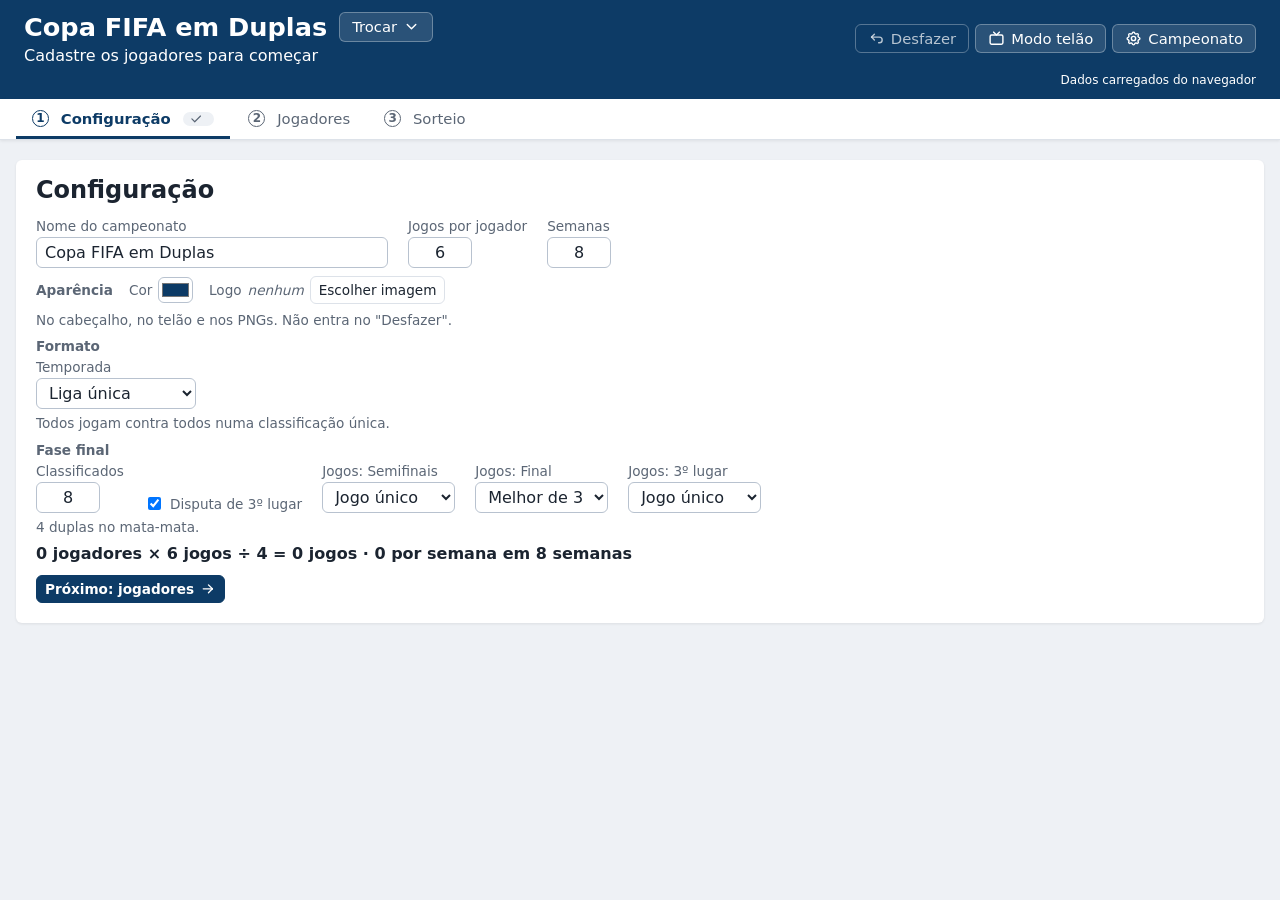
<file: index.html>
<!DOCTYPE html>
<html lang="pt-BR">
<head>
  <meta charset="UTF-8">
  <meta name="viewport" content="width=device-width, initial-scale=1">
  <meta name="theme-color" content="#0d3b66" media="(prefers-color-scheme: light)">
  <meta name="theme-color" content="#0b1f33" media="(prefers-color-scheme: dark)">
  <title>Copa FIFA em Duplas</title>
  <link rel="stylesheet" href="css/style.css">
</head>
<body>
  <!-- O endereço (#rodadas...) guarda a aba: o link só move o foco (ver ui.js). -->
  <a class="pular-conteudo" id="pular-conteudo" href="#conteudo-principal">Pular para o conteúdo</a>
  <!-- data-icone: ui.js coloca o ícone (js/icones.js) antes do texto. -->
  <header class="topo">
    <img id="logo-campeonato" class="logo-campeonato" alt="" hidden>
    <div class="topo-titulo">
      <div class="topo-linha-titulo">
        <h1 id="titulo-campeonato">Copa FIFA em Duplas</h1>
        <details class="menu menu-campeonatos" id="menu-campeonatos">
          <summary title="Trocar de campeonato ou criar um novo">Trocar<span class="seta" data-icone="abrir-menu"></span></summary>
          <div class="menu-itens" id="itens-campeonatos"></div>
        </details>
      </div>
      <p class="subtitulo" id="subtitulo-campeonato"></p>
    </div>
    <div class="barra-acoes" role="group" aria-label="Ações">
      <button type="button" id="btn-desfazer" data-icone="desfazer" title="Desfazer a última alteração (Ctrl+Z)">Desfazer</button>
      <button type="button" id="btn-telao" data-icone="telao" title="Escolhe as telas e abre a tela cheia para a TV (Shift+clique abre com a última escolha)">Modo telão</button>
      <details class="menu" id="menu-campeonato">
        <summary data-icone="configurar" title="Backup e gerenciamento dos campeonatos">Campeonato</summary>
        <div class="menu-itens">
          <button type="button" id="btn-exportar" data-icone="baixar" title="Baixar um backup em JSON">Exportar backup (JSON)</button>
          <button type="button" id="btn-importar" data-icone="enviar" title="Restaurar um backup em JSON ou criar um campeonato a partir de um modelo">Importar backup (JSON)</button>
          <hr>
          <button type="button" id="btn-campeonato-gerenciar" data-icone="configurar" title="Duplicar, arquivar, exportar ou excluir os campeonatos guardados">Gerenciar campeonatos</button>
        </div>
      </details>
      <input type="file" id="arquivo-importar" accept=".json,application/json" hidden>
    </div>
    <p id="status-salvamento" class="status-salvamento"></p>
  </header>

  <!-- Etapas: antes de confirmar o calendário, os 3 passos da preparação; depois, as 3 telas da temporada
       e Ajustes. ui.js mostra só as abas da fase atual, numera os atalhos (Alt+1...) e preenche os indicadores. -->
  <nav class="abas" aria-label="Etapas do campeonato">
    <div class="abas-lista" role="tablist">
      <button type="button" role="tab" class="aba-btn" id="aba-btn-configuracao" aria-controls="aba-configuracao" data-aba="configuracao" hidden>
        <span class="passo" aria-hidden="true">1</span>Configuração<span class="indicador" id="indicador-configuracao"></span></button>
      <button type="button" role="tab" class="aba-btn" id="aba-btn-jogadores" aria-controls="aba-jogadores" data-aba="jogadores" hidden>
        <span class="passo" aria-hidden="true">2</span>Jogadores<span class="indicador" id="indicador-jogadores"></span></button>
      <button type="button" role="tab" class="aba-btn" id="aba-btn-sorteio" aria-controls="aba-sorteio" data-aba="sorteio" hidden>
        <span class="passo" aria-hidden="true">3</span>Sorteio<span class="indicador" id="indicador-sorteio"></span></button>
      <button type="button" role="tab" class="aba-btn" id="aba-btn-rodadas" aria-controls="aba-rodadas" data-aba="rodadas" hidden>
        Rodadas<span class="indicador" id="indicador-rodadas"></span></button>
      <button type="button" role="tab" class="aba-btn" id="aba-btn-classificacao" aria-controls="aba-classificacao" data-aba="classificacao" hidden>
        Classificação<span class="indicador" id="indicador-classificacao"></span></button>
      <button type="button" role="tab" class="aba-btn" id="aba-btn-mata-mata" aria-controls="aba-mata-mata" data-aba="mata-mata" hidden>
        Mata-mata<span class="indicador" id="indicador-mata-mata"></span></button>
      <button type="button" role="tab" class="aba-btn" id="aba-btn-campeonato" aria-controls="aba-campeonato" data-aba="campeonato" hidden>
        <span data-icone="configurar"></span>Ajustes<span class="indicador" id="indicador-campeonato"></span></button>
    </div>
  </nav>

  <!-- Uma só região anunciada pelo leitor de tela, sem interromper (os avisos não têm role próprio). -->
  <div id="avisos" class="avisos" aria-live="polite"></div>
  <div id="lembrete-backup" class="lembrete-backup" hidden></div>

  <!-- Cada tela monta o próprio conteúdo dentro da sua aba: Telas.<nome>.criar(app, raiz). -->
  <main class="painel" id="conteudo-principal" tabindex="-1">
    <section id="aba-configuracao" class="aba" role="tabpanel" aria-labelledby="aba-btn-configuracao" hidden></section>
    <section id="aba-jogadores" class="aba" role="tabpanel" aria-labelledby="aba-btn-jogadores" hidden></section>
    <section id="aba-sorteio" class="aba" role="tabpanel" aria-labelledby="aba-btn-sorteio" hidden></section>
    <section id="aba-rodadas" class="aba aba-rodadas" role="tabpanel" aria-labelledby="aba-btn-rodadas" hidden></section>
    <section id="aba-classificacao" class="aba" role="tabpanel" aria-labelledby="aba-btn-classificacao" hidden></section>
    <section id="aba-mata-mata" class="aba" role="tabpanel" aria-labelledby="aba-btn-mata-mata" hidden></section>
    <section id="aba-campeonato" class="aba" role="tabpanel" aria-labelledby="aba-btn-campeonato" hidden></section>
    <section id="aba-campeonatos" class="aba" aria-labelledby="titulo-tela-campeonatos" hidden></section>
  </main>

  <div id="telao" class="telao" hidden></div>

  <!-- Scripts clássicos (sem módulos) para funcionar em file://. A ordem importa. -->
  <script src="js/regras.js"></script>
  <script src="js/estado.js"></script>
  <script src="js/abas.js"></script>
  <script src="js/campeonatos.js"></script>
  <script src="js/icones.js"></script>
  <script src="js/util.js"></script>
  <script src="js/exportar.js"></script>
  <script src="js/telao.js"></script>
  <script src="js/telas/configuracao.js"></script>
  <script src="js/telas/jogadores.js"></script>
  <script src="js/telas/sorteio.js"></script>
  <script src="js/telas/rodadas.js"></script>
  <script src="js/telas/classificacao.js"></script>
  <script src="js/telas/mata-mata.js"></script>
  <script src="js/telas/campeonato.js"></script>
  <script src="js/telas/campeonatos.js"></script>
  <script src="js/telas/ficha.js"></script>
  <script src="js/ui.js"></script>
</body>
</html>
</file>
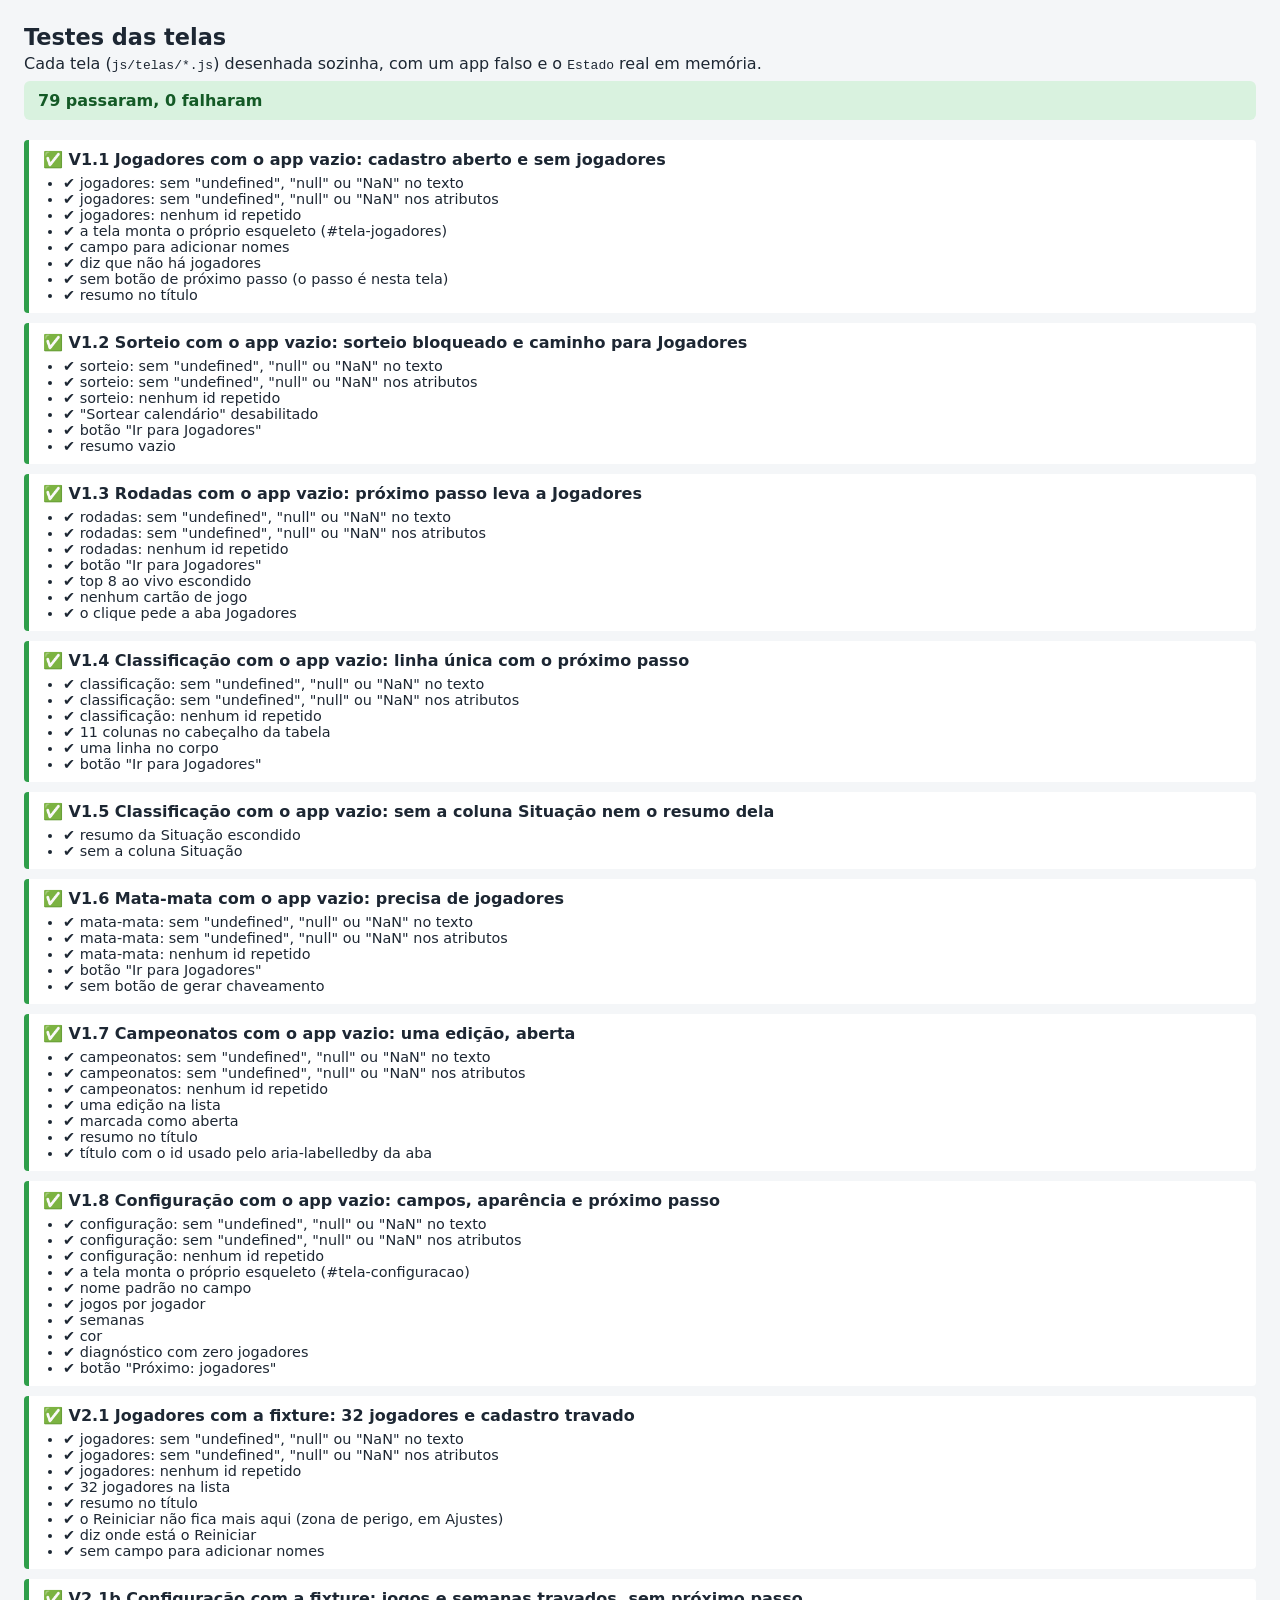
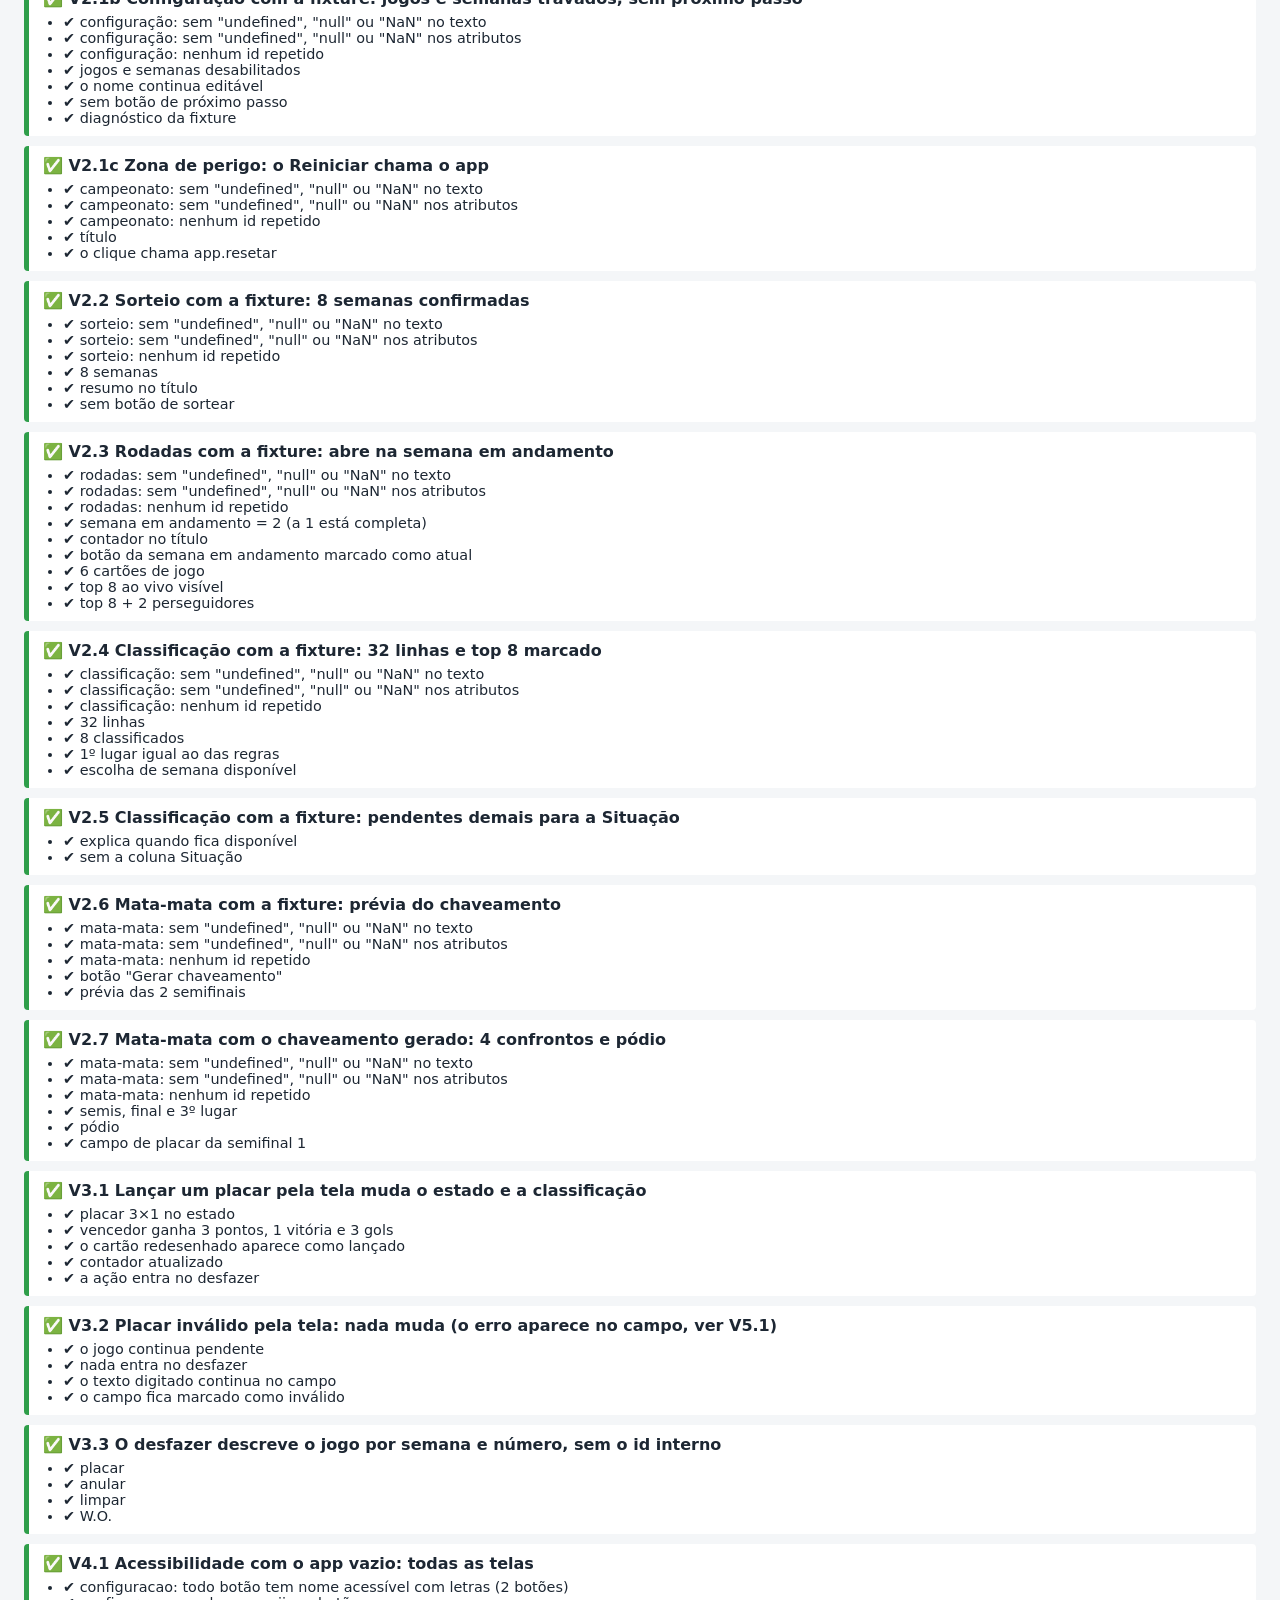
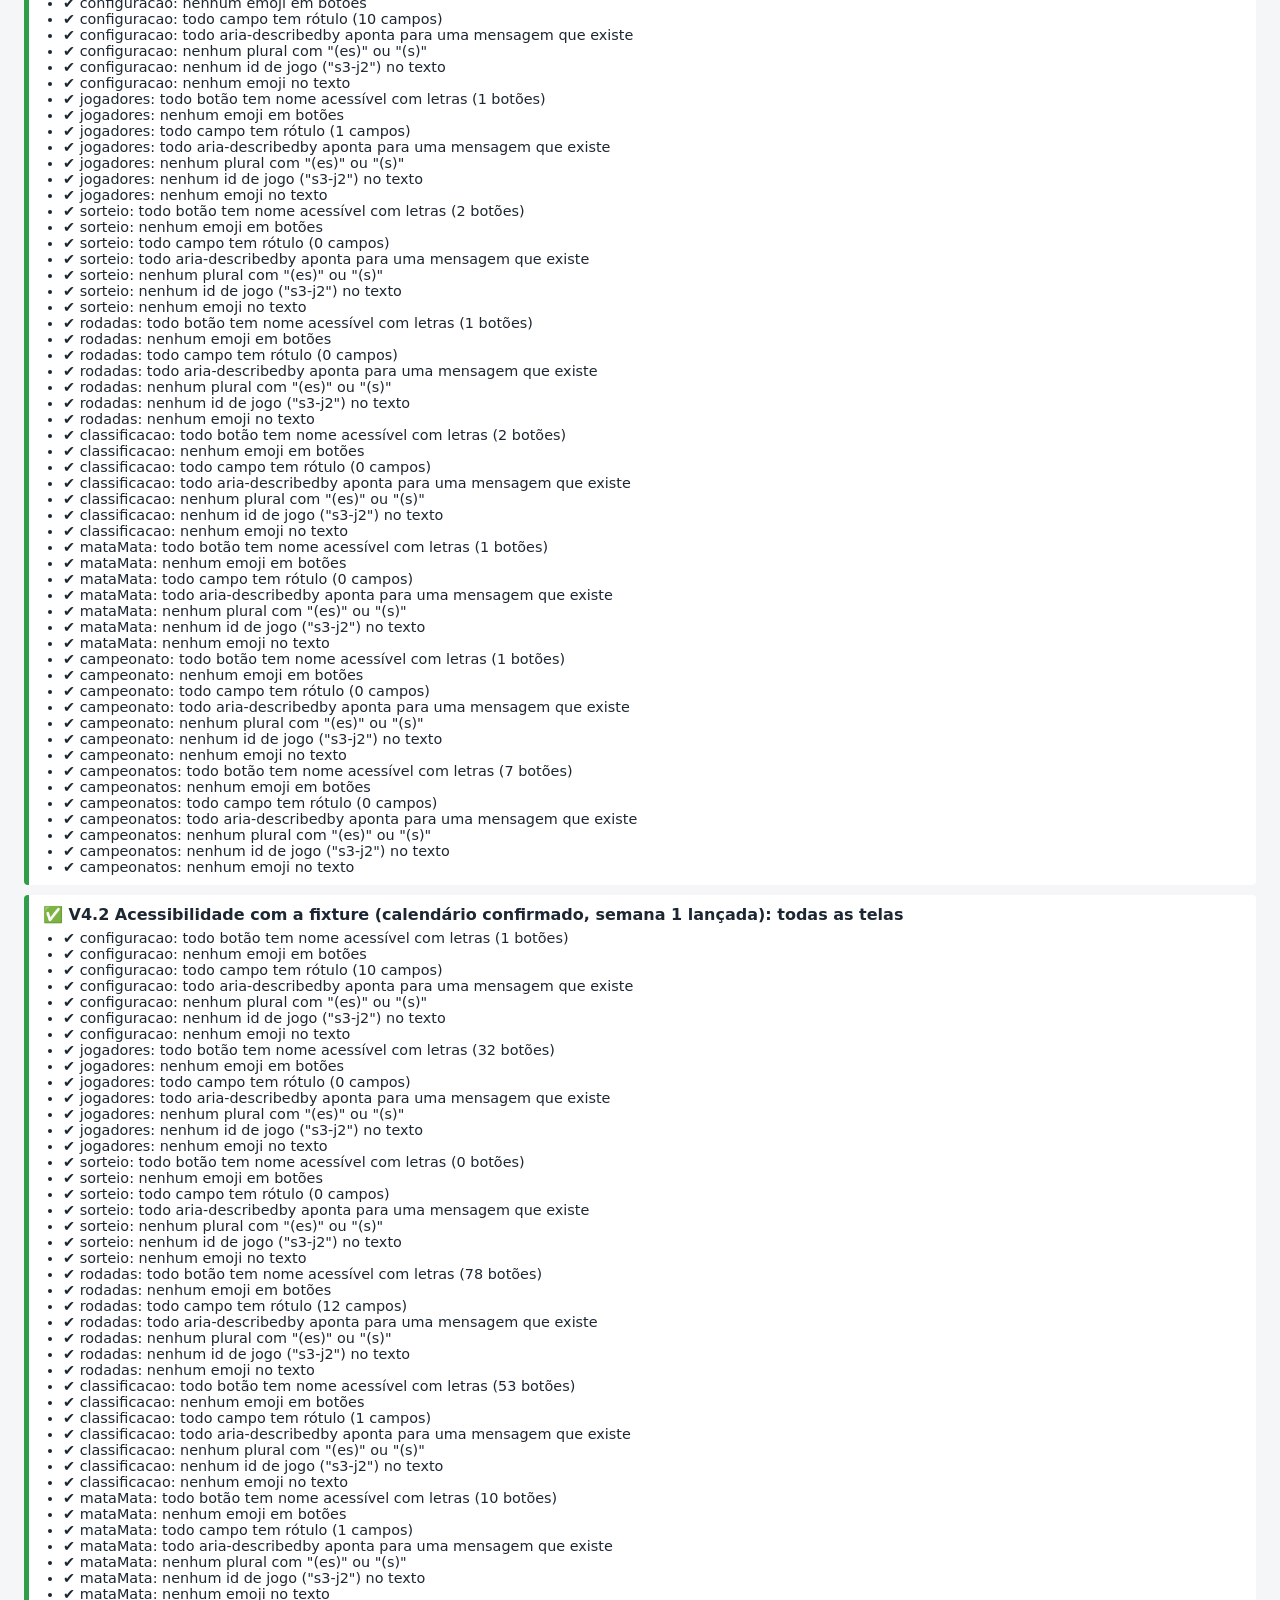
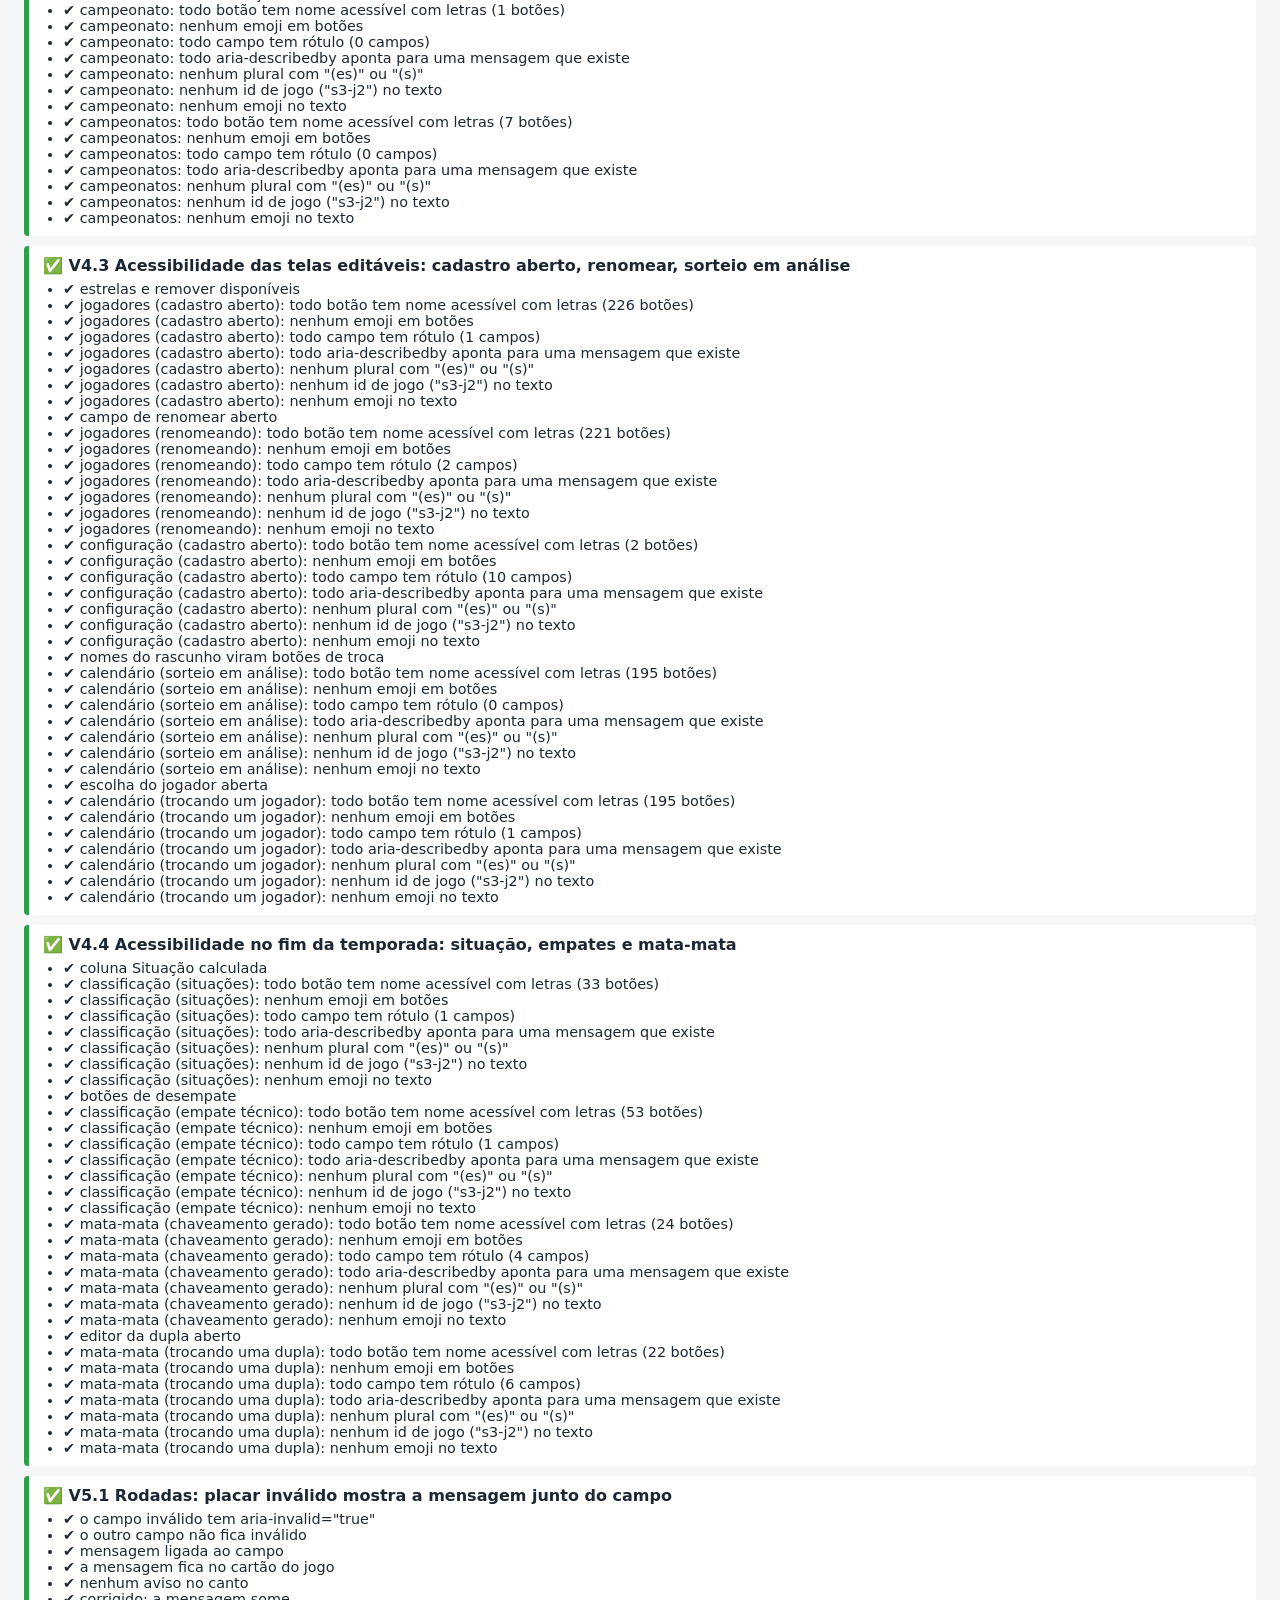
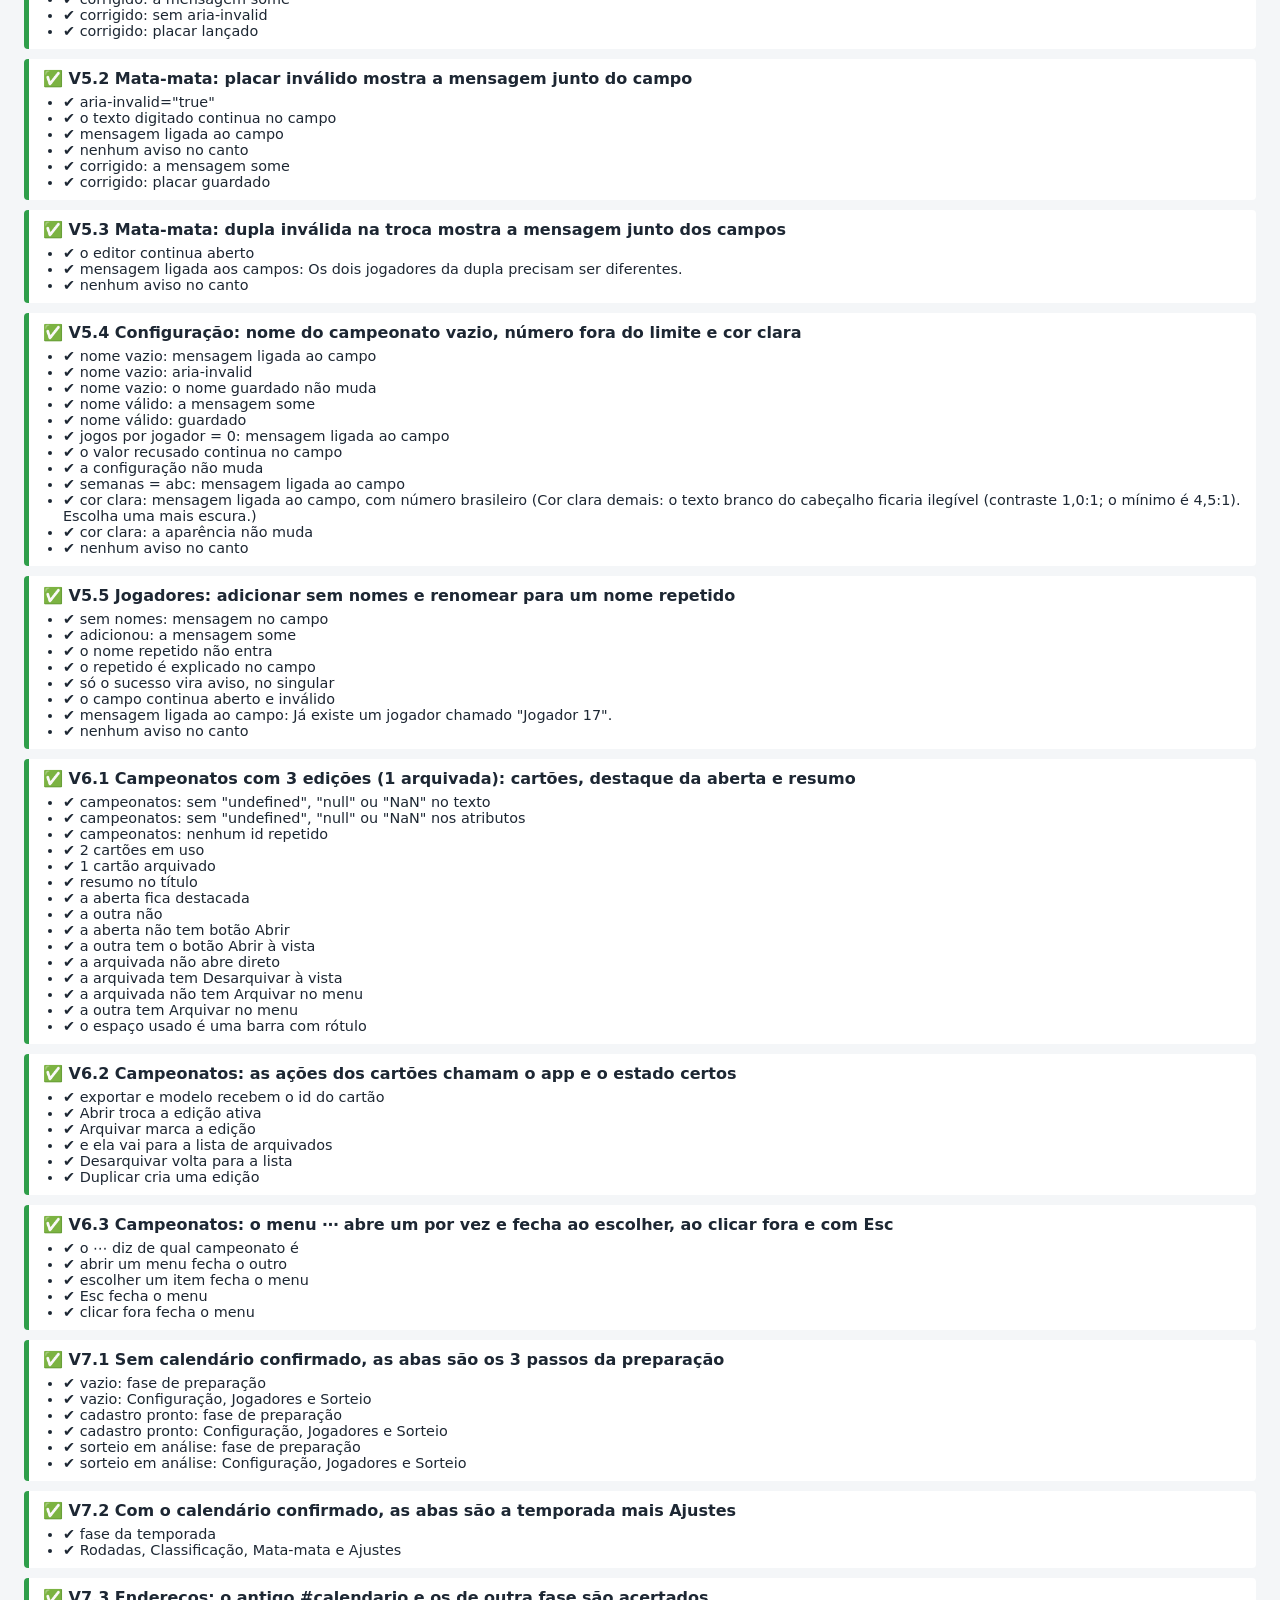
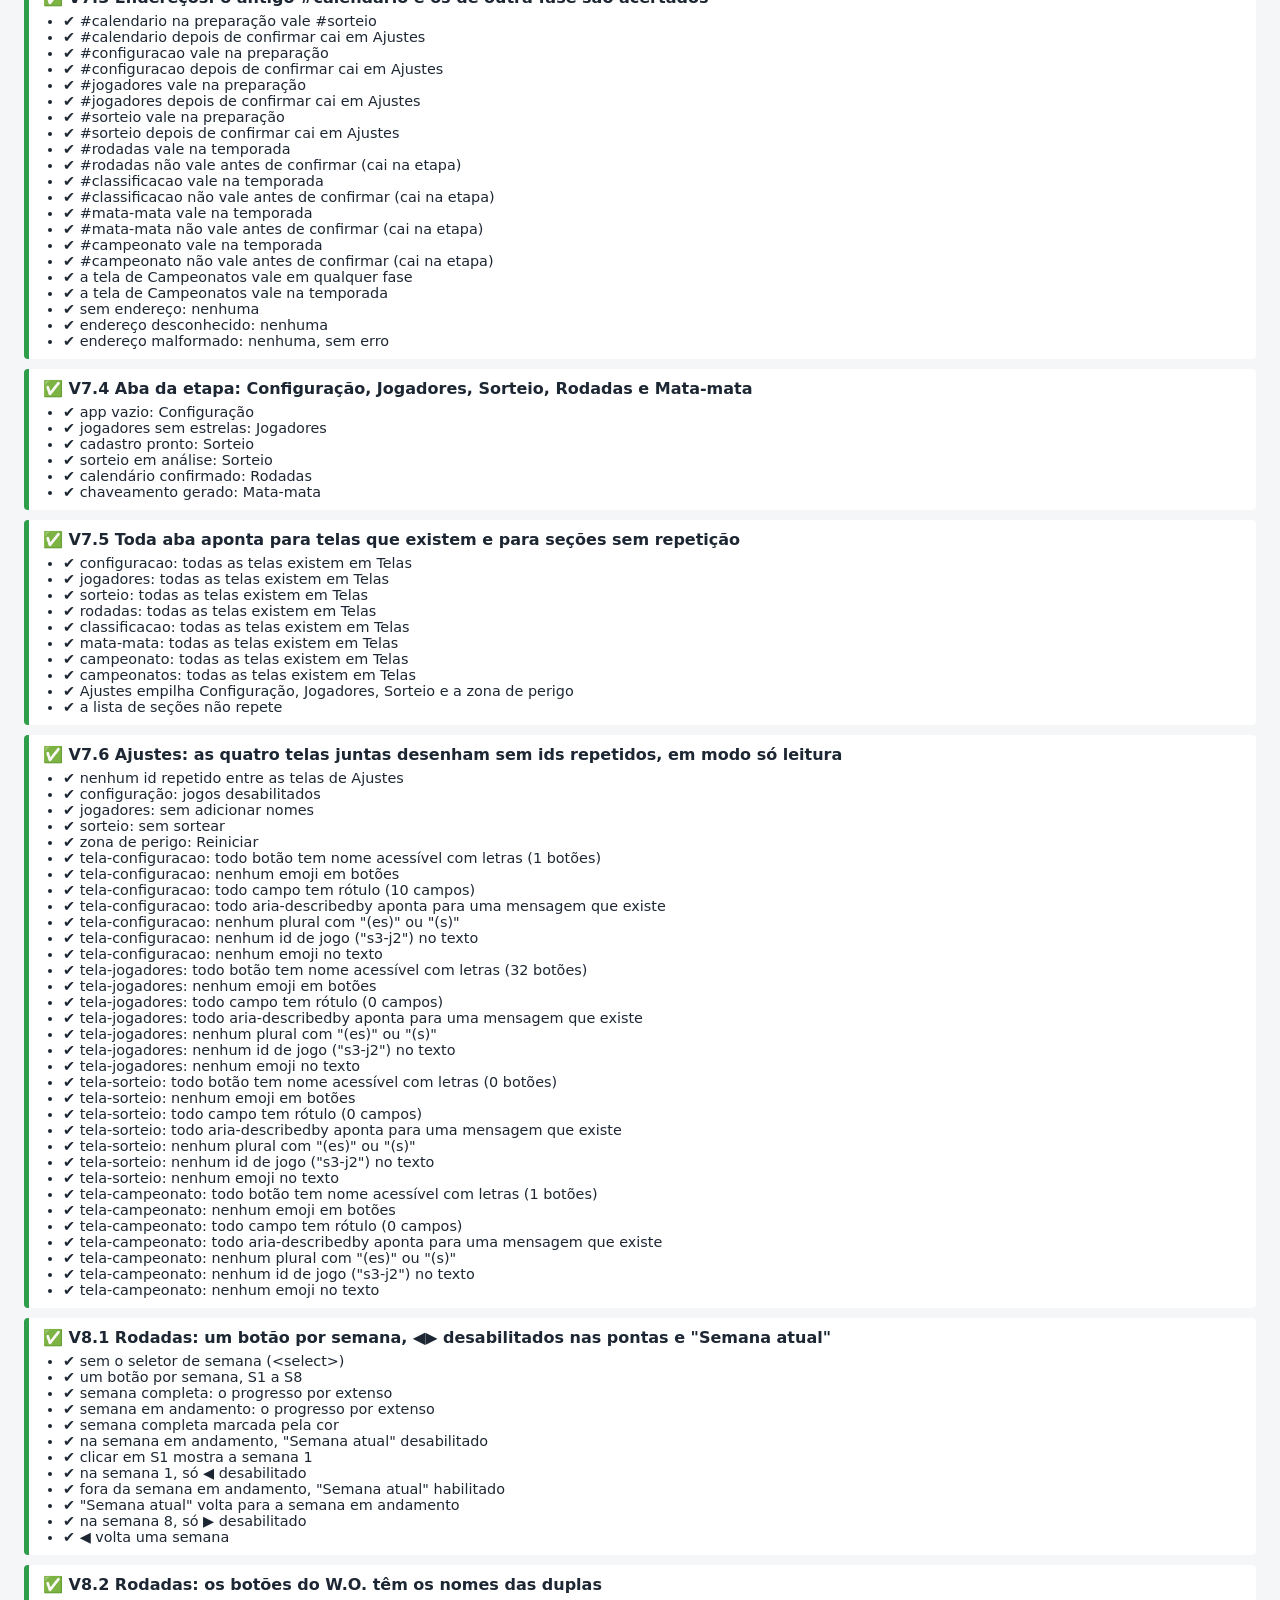
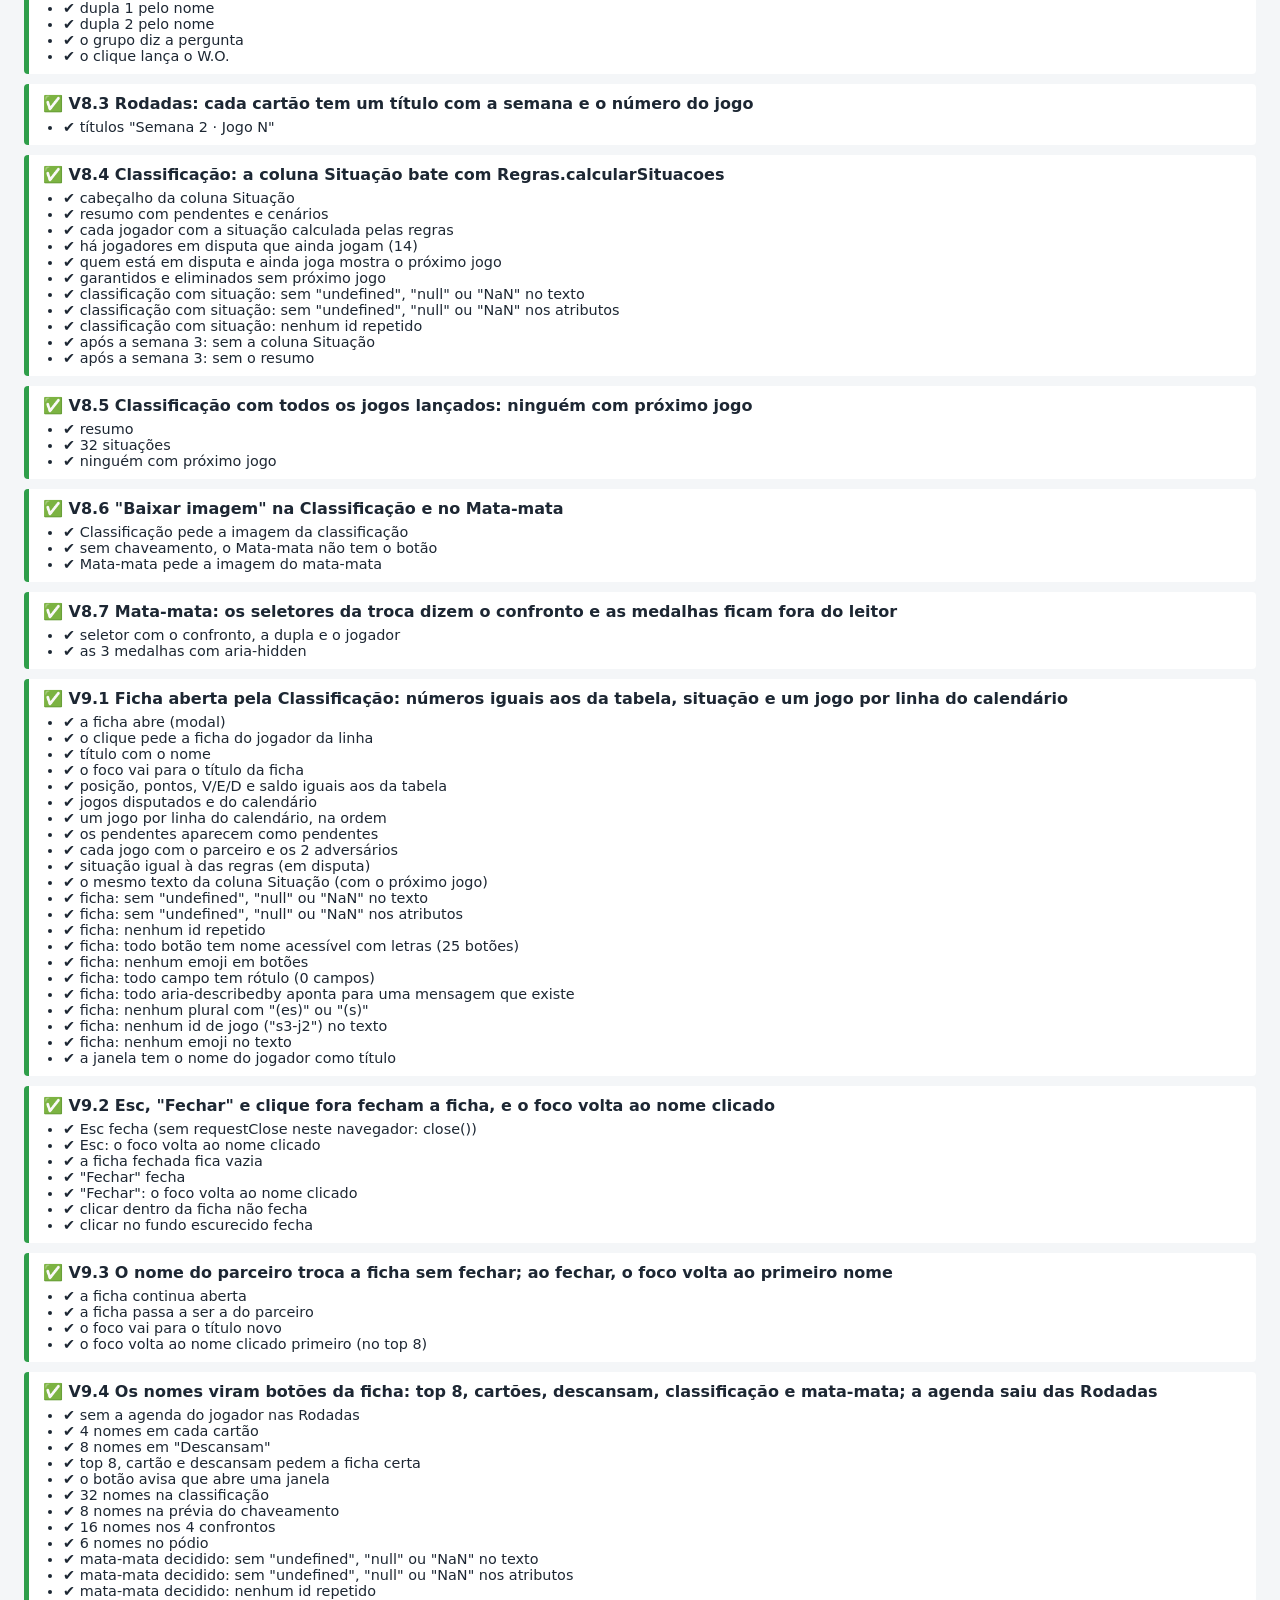
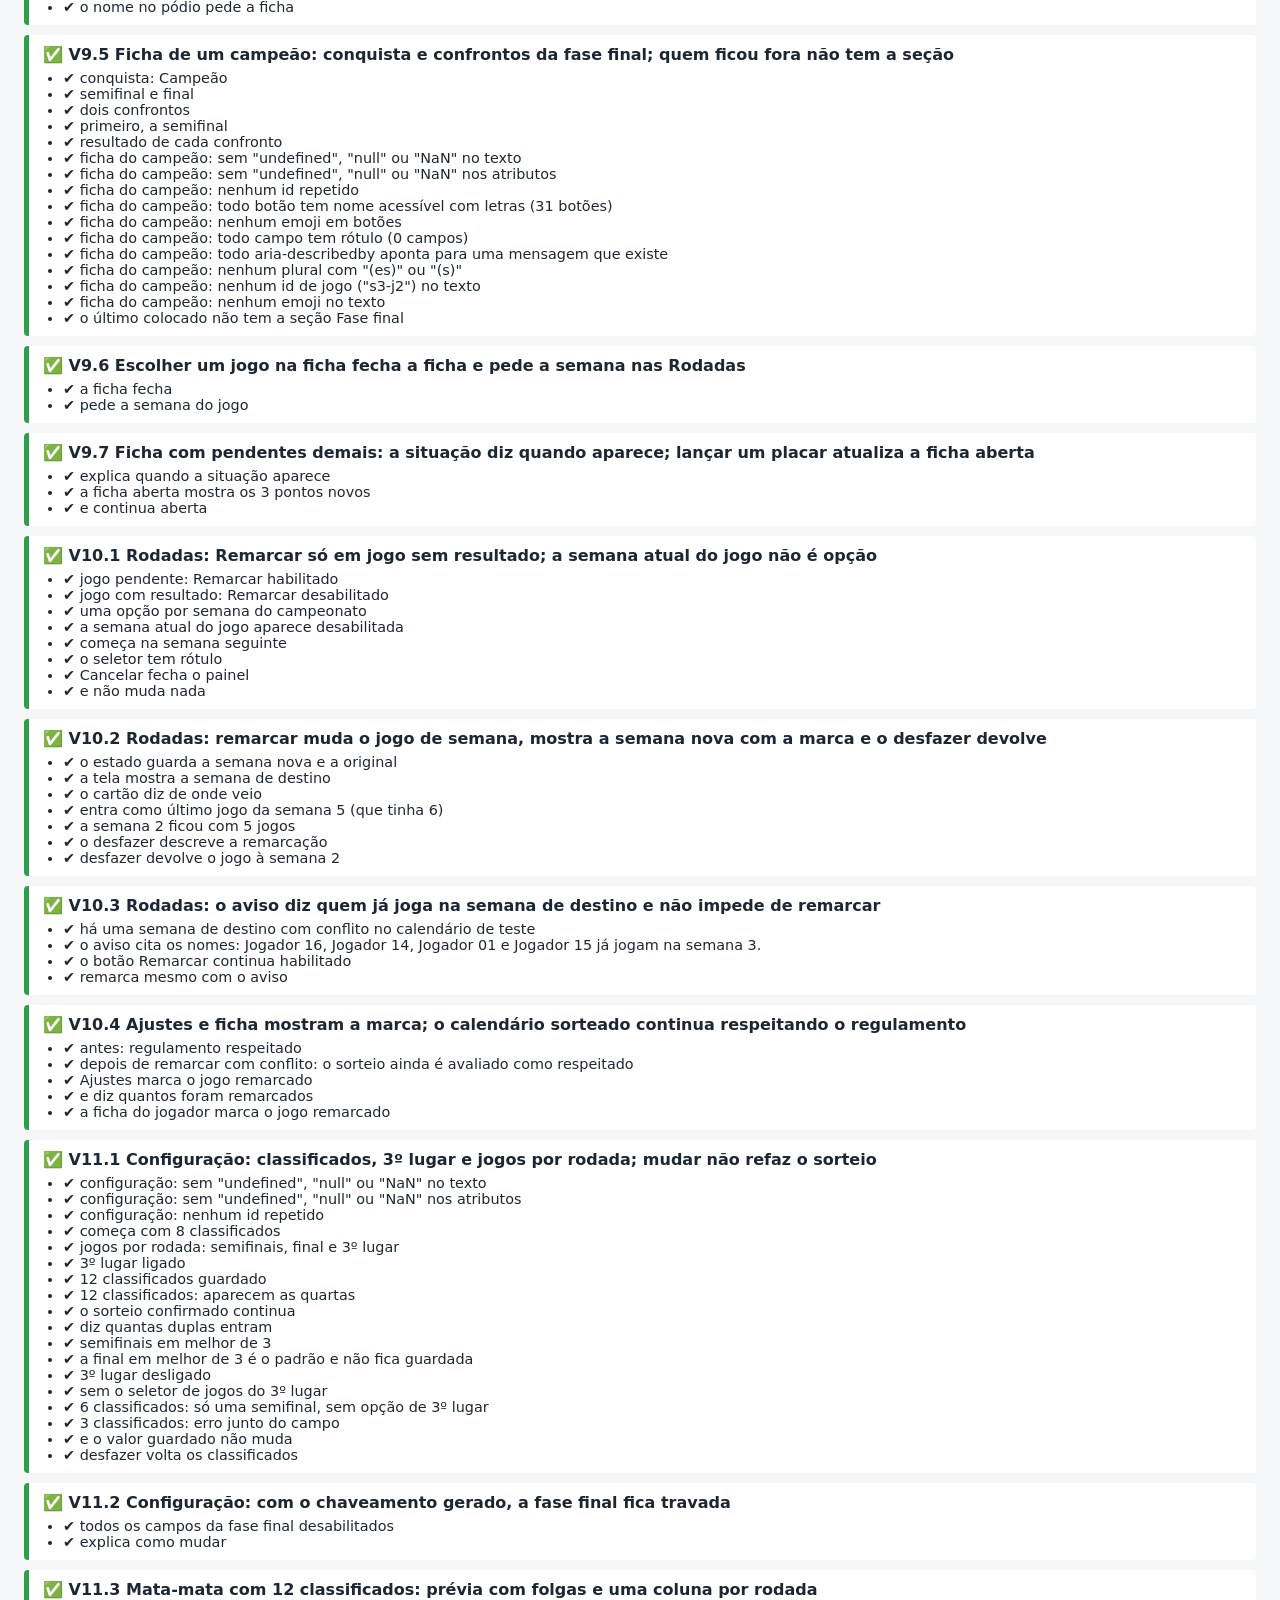
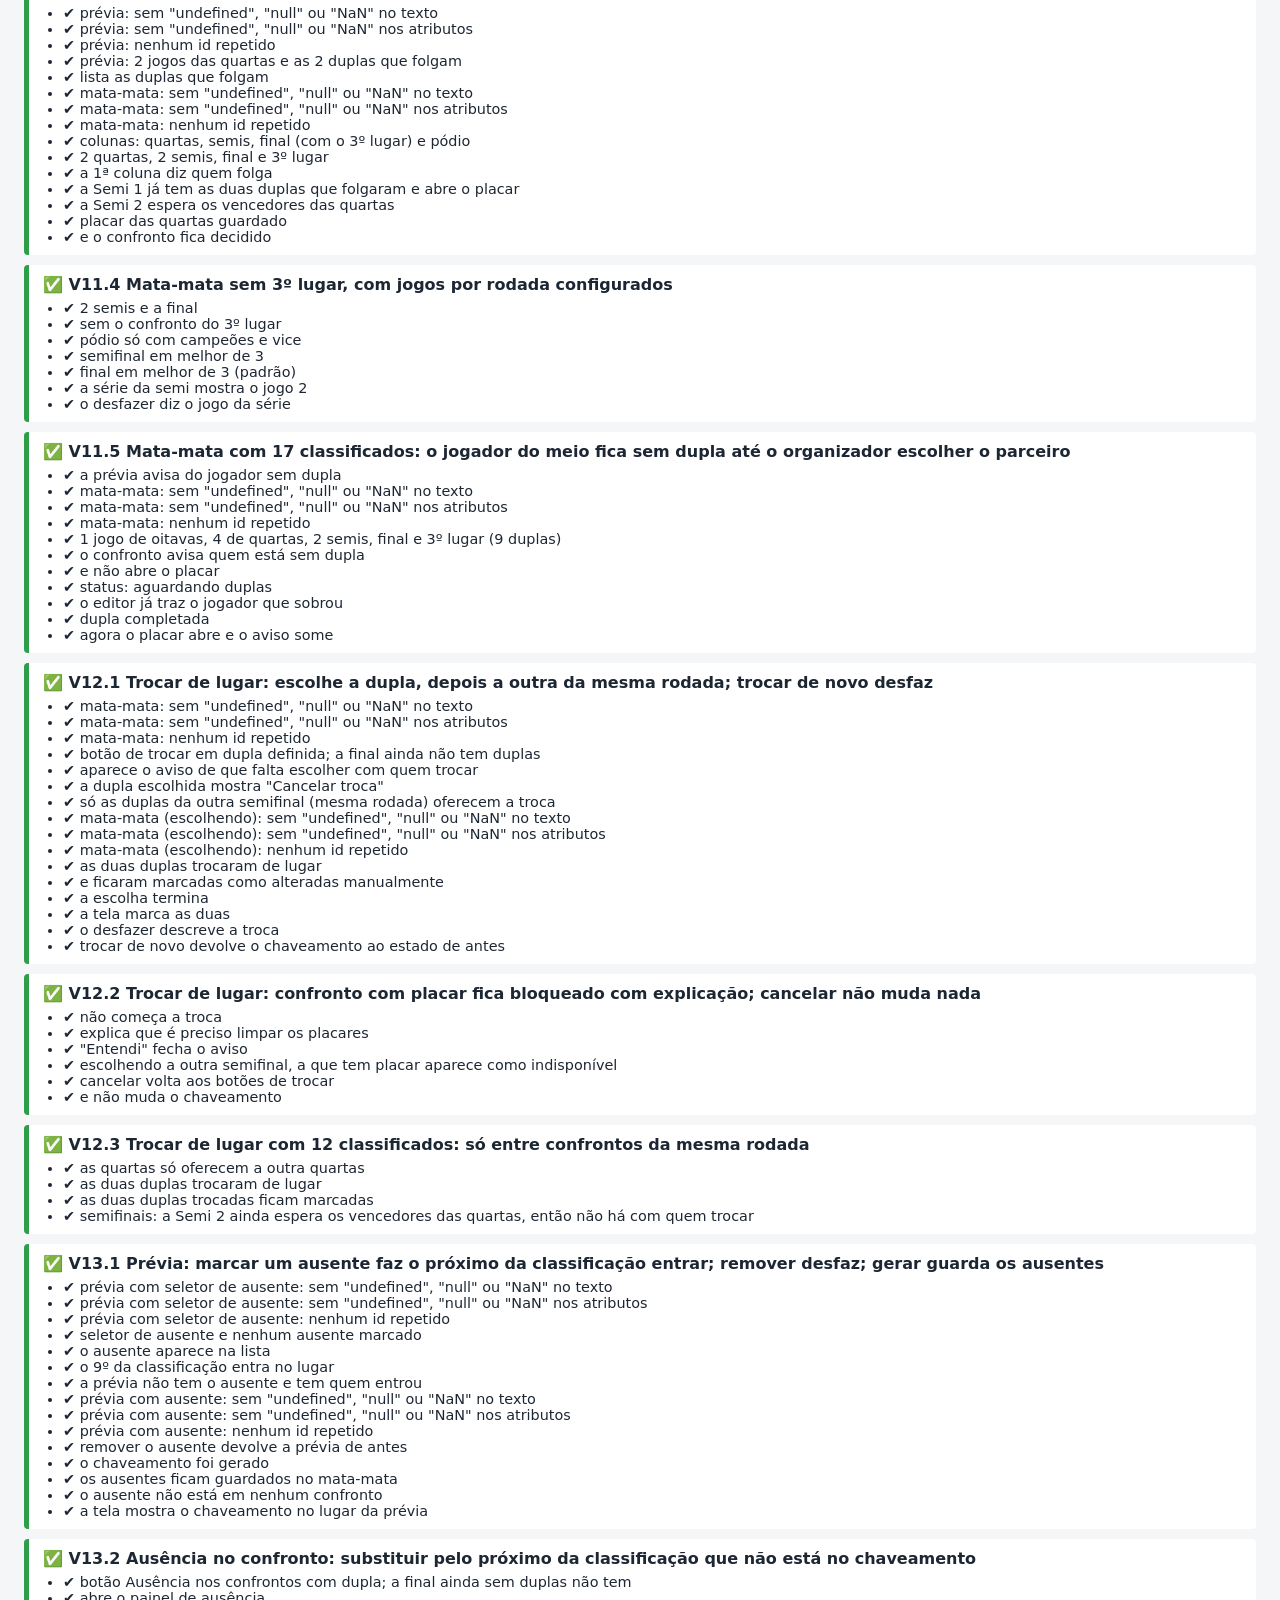
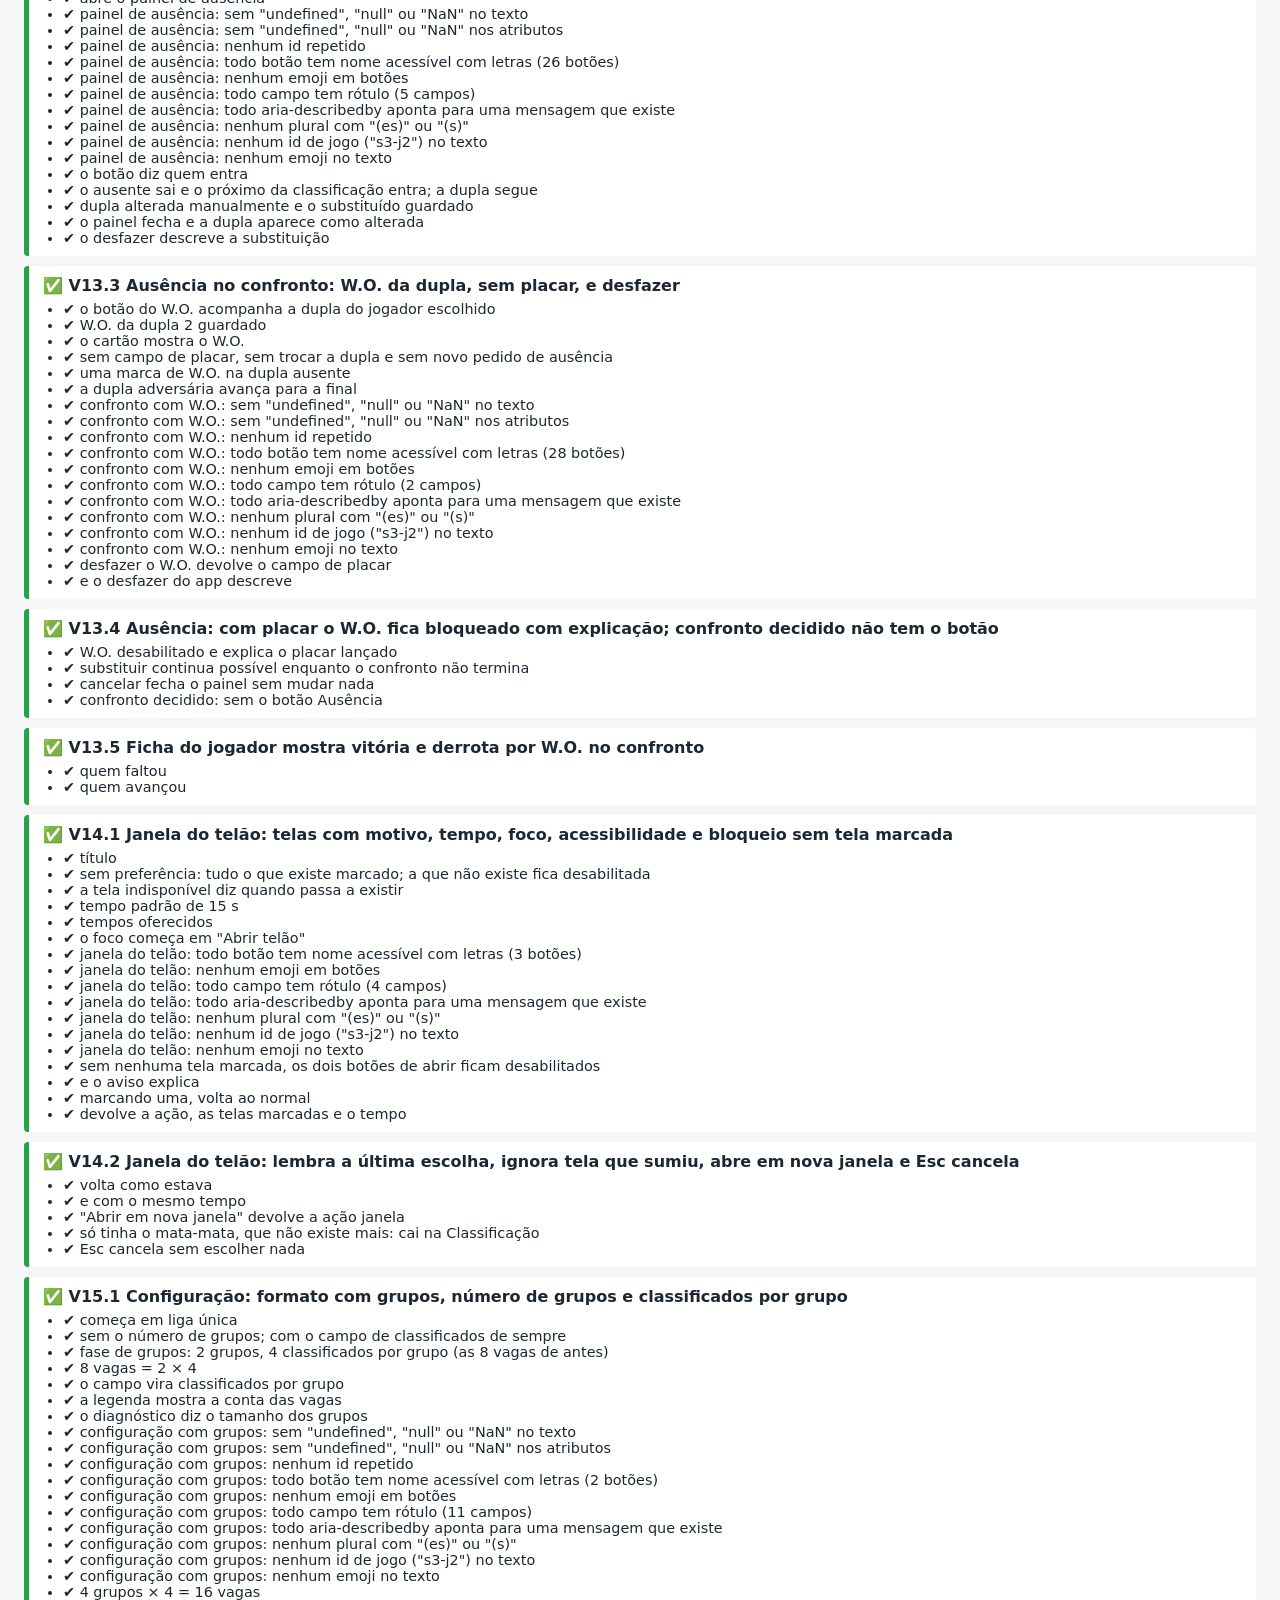
<file: testes-telas.html>
<!DOCTYPE html>
<html lang="pt-BR">
<head>
  <meta charset="UTF-8">
  <meta name="viewport" content="width=device-width, initial-scale=1">
  <title>Testes das telas – Copa FIFA em Duplas</title>
  <style>
    body { font-family: system-ui, sans-serif; margin: 24px; background: #f4f6f8; color: #1d2733; }
    h1 { margin: 0 0 4px; font-size: 1.4rem; }
    #resumo { font-weight: 600; margin: 8px 0 20px; padding: 10px 14px; border-radius: 6px; }
    #resumo.ok { background: #d9f2df; color: #145a26; }
    #resumo.falha { background: #fbdcdc; color: #8a1616; }
    .caso { background: #fff; border-left: 5px solid #999; border-radius: 4px; padding: 10px 14px; margin-bottom: 10px; }
    .caso.passou { border-color: #2e9e4a; }
    .caso.falhou { border-color: #d03030; }
    .caso h2 { font-size: 1rem; margin: 0 0 6px; }
    .caso ul { margin: 0; padding-left: 20px; font-size: .9rem; }
    .caso li.erro { color: #b01e1e; font-weight: 600; }
  </style>
</head>
<body>
  <h1>Testes das telas</h1>
  <div>Cada tela (<code>js/telas/*.js</code>) desenhada sozinha, com um app falso e o <code>Estado</code> real em memória.</div>
  <div id="resumo"></div>
  <div id="casos"></div>
  <!-- As telas dos casos são montadas aqui (fora da vista). -->
  <div id="area-telas" hidden></div>

  <script src="testes/dados-exemplo.js"></script>
  <script src="js/regras.js"></script>
  <script src="js/estado.js"></script>
  <script src="js/abas.js"></script>
  <script src="js/campeonatos.js"></script>
  <script src="js/icones.js"></script>
  <script src="js/util.js"></script>
  <script>
    // Os casos que definem globalThis.respostaDaConfirmacao respondem a janela de confirmação sem abri-la (ver V13).
    { const original = Util.confirmar; Util.confirmar = (mensagem, opcoes) => (globalThis.respostaDaConfirmacao === undefined ? original(mensagem, opcoes) : Promise.resolve(globalThis.respostaDaConfirmacao)); }
  </script>
  <script src="js/telao.js"></script>
  <script src="js/telas/configuracao.js"></script>
  <script src="js/telas/jogadores.js"></script>
  <script src="js/telas/sorteio.js"></script>
  <script src="js/telas/rodadas.js"></script>
  <script src="js/telas/classificacao.js"></script>
  <script src="js/telas/mata-mata.js"></script>
  <script src="js/telas/campeonato.js"></script>
  <script src="js/telas/campeonatos.js"></script>
  <script src="js/telas/ficha.js"></script>
  <script>
    "use strict";

    const { el, buscar } = Util;
    const casos = [];
    function caso(titulo, fn) { casos.push({ titulo, fn }); }

    // Asserções: cada uma registra uma linha no relatório do caso.
    function criarVerificador(registro) {
      return {
        igual(atual, esperado, descricao) {
          const ok = JSON.stringify(atual) === JSON.stringify(esperado);
          registro.push({ ok, texto: ok ? descricao : `${descricao}: esperado ${JSON.stringify(esperado)}, veio ${JSON.stringify(atual)}` });
        },
        verdadeiro(cond, descricao) {
          registro.push({ ok: Boolean(cond), texto: descricao });
        },
      };
    }

    // ---------- dados ----------

    // Armazenamento em memória com a interface do localStorage (não mexe nos dados reais do app).
    function memoria(inicial = {}) {
      const dados = { ...inicial };
      return {
        dados,
        get length() { return Object.keys(dados).length; },
        key: (i) => Object.keys(dados)[i] ?? null,
        getItem: (k) => (k in dados ? dados[k] : null),
        setItem: (k, v) => { dados[k] = String(v); },
        removeItem: (k) => { delete dados[k]; },
      };
    }

    // Os 32 jogadores fictícios da fixture, com estrelas de 1 a 5 em rodízio.
    const JOGADORES = window.DADOS_INICIAIS.classificacaoBase.map((l, i) => ({ id: l.id, nome: l.nome, estrelas: (i % 5) + 1 }));
    const SEMENTE = 5;
    let calendarioGuardado = null; // o sorteio leva ~1 s: feito uma vez só
    function calendarioDaFixture() {
      if (!calendarioGuardado) {
        calendarioGuardado = Regras.gerarCalendario(JOGADORES, { jogosPorJogador: 6, semanas: 8, semente: SEMENTE }).calendario;
      }
      return calendarioGuardado;
    }

    // Estado v2 com o calendário confirmado (48 jogos em 8 semanas) e as `semanasLancadas` primeiras
    // com placar. Com `mataMata`, todos os jogos lançados e o chaveamento gerado.
    function dadosComCalendario({ semanasLancadas = 1, mataMata = false } = {}) {
      const jogos = Regras.calendarioParaJogos(calendarioDaFixture());
      const ate = mataMata ? Infinity : semanasLancadas;
      jogos.forEach((j, i) => {
        if (j.semana <= ate) j.resultado = { tipo: "placar", gols1: (i % 3) + 1, gols2: i % 2 };
      });
      const dados = {
        versao: 2,
        campeonato: {
          nome: "Copa de teste",
          config: { ...Regras.REGRAS_PADRAO },
          jogadores: JOGADORES.map((j) => ({ ...j })),
          sorteio: { semente: SEMENTE, confirmado: true },
        },
        jogos,
        desempatesManuais: [],
        mataMata: null,
        historico: [],
      };
      if (mataMata) {
        const tabela = Regras.calcularClassificacao(Regras.baseDosJogadores(dados.campeonato.jogadores), jogos, [], dados.campeonato.config);
        dados.mataMata = Regras.gerarMataMata(tabela);
      }
      return dados;
    }

    // ---------- app falso ----------

    // Mesma interface do `app` do ui.js, com o Estado e os Campeonatos reais sobre um armazenamento
    // em memória. O redesenho é síncrono; avisos, pedidos de troca de aba e de semana só ficam
    // registrados. Os nomes abrem a ficha se ela estiver montada (montar("ficha")).
    // `dados`: estado v2 inicial (sem ele, o app começa vazio, como na primeira abertura).
    function criarAppFalso(dados = null) {
      const area = document.getElementById("area-telas");
      area.replaceChildren();
      const armazenamento = memoria(dados ? { [Estado.CHAVE]: JSON.stringify(dados) } : {});
      const campeonatos = Campeonatos.criar(armazenamento);
      const estado = Estado.criar(armazenamento, campeonatos.chaveAtiva());
      const nomePorId = new Map();
      const avisos = [];
      const abasPedidas = [];
      const imagens = []; // tipos pedidos a app.exportarPNG
      const fichasPedidas = []; // jogadores cujo nome foi clicado
      const semanasPedidas = []; // semanas pedidas a app.verSemana
      const telas = [];
      let ficha = null; // tela da ficha, quando montada
      function abrirFicha(id, origem) {
        fichasPedidas.push(id);
        if (ficha) ficha.abrir(id, origem);
      }

      const base = () => Regras.baseDosJogadores(estado.atual().campeonato.jogadores);
      function tabelaAtual() {
        const atual = estado.atual();
        const ausentes = (atual.mataMata && atual.mataMata.ausentes) || [];
        return Regras.classificacaoDaFaseFinal(base(), atual.jogos, atual.desempatesManuais, atual.campeonato.config, ausentes);
      }
      function sincronizarJogadores() {
        nomePorId.clear();
        for (const j of estado.atual().campeonato.jogadores) nomePorId.set(j.id, j.nome);
      }
      function renderizar() {
        const atual = estado.atual();
        const tabela = tabelaAtual();
        for (const tela of telas) tela.renderizar(atual, tabela);
      }
      const irParaAba = (aba) => { abasPedidas.push(aba); };

      const app = {
        estado,
        campeonatos,
        nomePorId,
        base,
        config: () => estado.atual().campeonato.config,
        avisar: (texto, tipo = "info") => { avisos.push({ texto, tipo }); },
        renderizar,
        focarDepois() {},
        irParaAba,
        proximoPasso: (texto, aba, rotulo) => Util.proximoPasso(texto, aba, rotulo, irParaAba),
        cadastroTravado: () => Regras.cadastroTravado(estado.atual().campeonato, estado.atual().jogos),
        nomesDupla: (dupla) => dupla.map((id) => (id ? nomePorId.get(id) : "sem dupla")).join(" + "),
        botaoJogador: (id, idDom) => Util.botaoJogador(id, nomePorId.get(id), idDom, abrirFicha),
        verSemana: (n) => { semanasPedidas.push(n); },
        numerosNaSemana: Util.numerosNaSemana,
        tabelaAtual,
        limparRascunhos() { for (const t of telas) if (t.limparRascunhos) t.limparRascunhos(); },
        resetar() {},
        sincronizarEdicao() {
          if (estado.chave() !== campeonatos.chaveAtiva()) estado.trocarChave(campeonatos.chaveAtiva());
          renderizar();
        },
        novoCampeonato() {},
        exportarEdicao() {},
        exportarModelo() {},
        exportarPNG: (tipo) => { imagens.push(tipo); },
        escolherArquivoParaImportar() {},
      };
      sincronizarJogadores();
      estado.aoMudar(sincronizarJogadores);
      estado.aoMudar(renderizar);

      // Monta a tela `nome` (chave de Telas) numa raiz nova e desenha.
      function montar(nome) {
        const raiz = el("section", { class: "aba" });
        area.appendChild(raiz);
        const tela = Telas[nome].criar(app, raiz);
        if (nome === "ficha") ficha = tela;
        telas.push(tela);
        renderizar();
        return raiz;
      }

      return { app, estado, avisos, abasPedidas, imagens, fichasPedidas, semanasPedidas, montar, tabelaAtual };
    }

    // ---------- verificações comuns ----------

    // Nada de "undefined", "null" ou "NaN" no texto nem nos atributos, e nenhum id repetido.
    // No texto, sem exigir limite de palavra: um filho null vira "null" colado no texto vizinho ("saldonullJogos").
    function verificarLimpeza(t, raiz, nome) {
      const lixo = /\b(undefined|null|NaN)\b/;
      t.verdadeiro(!/undefined|null|NaN/.test(raiz.textContent), `${nome}: sem "undefined", "null" ou "NaN" no texto`);
      const atributos = [...raiz.querySelectorAll("*")].flatMap((e) => [...e.attributes].map((a) => `${a.name}="${a.value}"`));
      const sujos = atributos.filter((a) => lixo.test(a));
      t.igual(sujos, [], `${nome}: sem "undefined", "null" ou "NaN" nos atributos`);
      const ids = [...raiz.querySelectorAll("[id]")].map((e) => e.id);
      t.igual(ids.filter((id, i) => ids.indexOf(id) !== i), [], `${nome}: nenhum id repetido`);
    }

    function texto(raiz, id) {
      const alvo = buscar(raiz, id);
      return alvo ? alvo.textContent : null;
    }

    function botoesProximoPasso(raiz) {
      return [...raiz.querySelectorAll("button[data-ir]")].map((b) => b.dataset.ir);
    }

    // ---------- V1: app vazio ----------

    caso("V1.1 Jogadores com o app vazio: cadastro aberto e sem jogadores", (t) => {
      const { montar } = criarAppFalso();
      const raiz = montar("jogadores");
      verificarLimpeza(t, raiz, "jogadores");
      t.verdadeiro(buscar(raiz, "tela-jogadores"), "a tela monta o próprio esqueleto (#tela-jogadores)");
      t.verdadeiro(buscar(raiz, "novos-nomes"), "campo para adicionar nomes");
      t.verdadeiro(raiz.textContent.includes("Nenhum jogador cadastrado ainda"), "diz que não há jogadores");
      t.igual(botoesProximoPasso(raiz), [], "sem botão de próximo passo (o passo é nesta tela)");
      t.igual(texto(raiz, "resumo-jogadores"), "0 jogadores", "resumo no título");
    });

    caso("V1.2 Sorteio com o app vazio: sorteio bloqueado e caminho para Jogadores", (t) => {
      const { montar } = criarAppFalso();
      const raiz = montar("sorteio");
      verificarLimpeza(t, raiz, "sorteio");
      t.verdadeiro(buscar(raiz, "btn-sortear").disabled, "\"Sortear calendário\" desabilitado");
      t.igual(botoesProximoPasso(raiz), ["jogadores"], "botão \"Ir para Jogadores\"");
      t.igual(texto(raiz, "resumo-sorteio"), "", "resumo vazio");
    });

    caso("V1.3 Rodadas com o app vazio: próximo passo leva a Jogadores", (t) => {
      const { montar, abasPedidas } = criarAppFalso();
      const raiz = montar("rodadas");
      verificarLimpeza(t, raiz, "rodadas");
      t.igual(botoesProximoPasso(raiz), ["jogadores"], "botão \"Ir para Jogadores\"");
      t.verdadeiro(buscar(raiz, "painel-top").hidden, "top 8 ao vivo escondido");
      t.igual(raiz.querySelectorAll(".jogo").length, 0, "nenhum cartão de jogo");
      raiz.querySelector("button[data-ir]").click();
      t.igual(abasPedidas, ["jogadores"], "o clique pede a aba Jogadores");
    });

    caso("V1.4 Classificação com o app vazio: linha única com o próximo passo", (t) => {
      const { montar } = criarAppFalso();
      const raiz = montar("classificacao");
      verificarLimpeza(t, raiz, "classificação");
      t.igual(raiz.querySelectorAll("thead th").length, 11, "11 colunas no cabeçalho da tabela");
      t.igual(buscar(raiz, "corpo-classificacao").rows.length, 1, "uma linha no corpo");
      t.igual(botoesProximoPasso(raiz), ["jogadores"], "botão \"Ir para Jogadores\"");
    });

    caso("V1.5 Classificação com o app vazio: sem a coluna Situação nem o resumo dela", (t) => {
      const { montar } = criarAppFalso();
      const raiz = montar("classificacao");
      t.verdadeiro(buscar(raiz, "resumo-situacao").hidden, "resumo da Situação escondido");
      t.verdadeiro(!raiz.querySelector("th.col-situacao"), "sem a coluna Situação");
    });

    caso("V1.6 Mata-mata com o app vazio: precisa de jogadores", (t) => {
      const { montar } = criarAppFalso();
      const raiz = montar("mataMata");
      verificarLimpeza(t, raiz, "mata-mata");
      t.igual(botoesProximoPasso(raiz), ["jogadores"], "botão \"Ir para Jogadores\"");
      t.verdadeiro(!buscar(raiz, "btn-gerar-chave"), "sem botão de gerar chaveamento");
    });

    caso("V1.7 Campeonatos com o app vazio: uma edição, aberta", (t) => {
      const { montar } = criarAppFalso();
      const raiz = montar("campeonatos");
      verificarLimpeza(t, raiz, "campeonatos");
      const itens = buscar(raiz, "lista-campeonatos").children;
      t.igual(itens.length, 1, "uma edição na lista");
      t.verdadeiro(itens[0].classList.contains("ativo"), "marcada como aberta");
      t.igual(texto(raiz, "resumo-campeonatos"), "1 em uso", "resumo no título");
      t.verdadeiro(buscar(raiz, "titulo-tela-campeonatos"), "título com o id usado pelo aria-labelledby da aba");
    });

    // ---------- V2: fixture (32 jogadores, calendário confirmado, semana 1 lançada) ----------

    caso("V1.8 Configuração com o app vazio: campos, aparência e próximo passo", (t) => {
      const { montar } = criarAppFalso();
      const raiz = montar("configuracao");
      verificarLimpeza(t, raiz, "configuração");
      t.verdadeiro(buscar(raiz, "tela-configuracao"), "a tela monta o próprio esqueleto (#tela-configuracao)");
      t.igual(buscar(raiz, "nome-campeonato").value, "Copa FIFA em Duplas", "nome padrão no campo");
      t.igual(buscar(raiz, "config-jogos").value, "6", "jogos por jogador");
      t.igual(buscar(raiz, "config-semanas").value, "8", "semanas");
      t.verdadeiro(buscar(raiz, "aparencia-cor"), "cor");
      t.verdadeiro(texto(raiz, "diagnostico").startsWith("0 jogadores × 6 jogos"), "diagnóstico com zero jogadores");
      t.igual(botoesProximoPasso(raiz), ["jogadores"], "botão \"Próximo: jogadores\"");
    });

    caso("V2.1 Jogadores com a fixture: 32 jogadores e cadastro travado", (t) => {
      const { montar } = criarAppFalso(dadosComCalendario());
      const raiz = montar("jogadores");
      verificarLimpeza(t, raiz, "jogadores");
      t.igual(buscar(raiz, "lista-jogadores").children.length, 32, "32 jogadores na lista");
      t.igual(texto(raiz, "resumo-jogadores"), "32 jogadores · calendário confirmado", "resumo no título");
      t.verdadeiro(!buscar(raiz, "btn-reiniciar"), "o Reiniciar não fica mais aqui (zona de perigo, em Ajustes)");
      t.verdadeiro(raiz.textContent.includes("Ajustes"), "diz onde está o Reiniciar");
      t.verdadeiro(!buscar(raiz, "novos-nomes"), "sem campo para adicionar nomes");
    });

    caso("V2.1b Configuração com a fixture: jogos e semanas travados, sem próximo passo", (t) => {
      const { montar } = criarAppFalso(dadosComCalendario());
      const raiz = montar("configuracao");
      verificarLimpeza(t, raiz, "configuração");
      t.verdadeiro(buscar(raiz, "config-jogos").disabled && buscar(raiz, "config-semanas").disabled, "jogos e semanas desabilitados");
      t.verdadeiro(!buscar(raiz, "nome-campeonato").disabled, "o nome continua editável");
      t.igual(botoesProximoPasso(raiz), [], "sem botão de próximo passo");
      t.verdadeiro(texto(raiz, "diagnostico").startsWith("32 jogadores × 6 jogos"), "diagnóstico da fixture");
    });

    caso("V2.1c Zona de perigo: o Reiniciar chama o app", (t) => {
      const ctx = criarAppFalso(dadosComCalendario());
      let chamadas = 0;
      ctx.app.resetar = () => { chamadas++; };
      const raiz = ctx.montar("campeonato");
      verificarLimpeza(t, raiz, "campeonato");
      t.igual(raiz.querySelector("h2").textContent, "Zona de perigo", "título");
      buscar(raiz, "btn-reiniciar").click();
      t.igual(chamadas, 1, "o clique chama app.resetar");
    });

    caso("V2.2 Sorteio com a fixture: 8 semanas confirmadas", (t) => {
      const { montar } = criarAppFalso(dadosComCalendario());
      const raiz = montar("sorteio");
      verificarLimpeza(t, raiz, "sorteio");
      t.igual(raiz.querySelectorAll(".semana-calendario").length, 8, "8 semanas");
      t.igual(texto(raiz, "resumo-sorteio"), "confirmado · 48 jogos", "resumo no título");
      t.verdadeiro(!buscar(raiz, "btn-sortear"), "sem botão de sortear");
    });

    caso("V2.3 Rodadas com a fixture: abre na semana em andamento", (t) => {
      const dados = dadosComCalendario();
      const { montar } = criarAppFalso(dados);
      const raiz = montar("rodadas");
      verificarLimpeza(t, raiz, "rodadas");
      const semana = Regras.semanaAtual(dados.jogos, dados.campeonato.config);
      t.igual(semana, 2, "semana em andamento = 2 (a 1 está completa)");
      t.igual(texto(raiz, "contador-jogos"), "6/48 lançados", "contador no título");
      const selecionadas = [...raiz.querySelectorAll('.chip-semana[aria-current="true"]')].map((b) => b.id);
      t.igual(selecionadas, [`chip-semana-${semana}`], "botão da semana em andamento marcado como atual");
      t.igual(buscar(raiz, "lista-jogos").querySelectorAll(".jogo").length, 6, "6 cartões de jogo");
      const painel = buscar(raiz, "painel-top");
      t.verdadeiro(!painel.hidden, "top 8 ao vivo visível");
      t.igual(painel.querySelectorAll("tbody tr").length, 10, "top 8 + 2 perseguidores");
    });

    caso("V2.4 Classificação com a fixture: 32 linhas e top 8 marcado", (t) => {
      const { montar, tabelaAtual } = criarAppFalso(dadosComCalendario());
      const raiz = montar("classificacao");
      verificarLimpeza(t, raiz, "classificação");
      const linhas = buscar(raiz, "corpo-classificacao").rows;
      t.igual(linhas.length, 32, "32 linhas");
      t.igual(raiz.querySelectorAll("tr.classificado").length, 8, "8 classificados");
      t.verdadeiro(linhas[0].textContent.includes(tabelaAtual()[0].nome), "1º lugar igual ao das regras");
      t.verdadeiro(buscar(raiz, "select-semana-classificacao"), "escolha de semana disponível");
    });

    caso("V2.5 Classificação com a fixture: pendentes demais para a Situação", (t) => {
      const dados = dadosComCalendario();
      const { montar } = criarAppFalso(dados);
      const raiz = montar("classificacao");
      const limite = Regras.limitePendentesSituacoes(dados.campeonato.config);
      t.igual(texto(raiz, "resumo-situacao"), `Situação disponível quando faltarem até ${limite} jogos (faltam 42).`, "explica quando fica disponível");
      t.verdadeiro(!raiz.querySelector("th.col-situacao"), "sem a coluna Situação");
    });

    caso("V2.6 Mata-mata com a fixture: prévia do chaveamento", (t) => {
      const { montar } = criarAppFalso(dadosComCalendario());
      const raiz = montar("mataMata");
      verificarLimpeza(t, raiz, "mata-mata");
      t.verdadeiro(buscar(raiz, "btn-gerar-chave"), "botão \"Gerar chaveamento\"");
      t.igual(raiz.querySelectorAll(".previa li").length, 2, "prévia das 2 semifinais");
    });

    caso("V2.7 Mata-mata com o chaveamento gerado: 4 confrontos e pódio", (t) => {
      const { montar } = criarAppFalso(dadosComCalendario({ mataMata: true }));
      const raiz = montar("mataMata");
      verificarLimpeza(t, raiz, "mata-mata");
      t.igual(raiz.querySelectorAll(".confronto").length, 4, "semis, final e 3º lugar");
      t.verdadeiro(buscar(raiz, "podio"), "pódio");
      t.verdadeiro(buscar(raiz, "mm-semi1-0-gols1"), "campo de placar da semifinal 1");
    });

    // ---------- V3: lançar pela tela ----------

    // Preenche os dois campos de placar de um jogo como o organizador faria e dispara o "change".
    function digitarPlacar(raiz, id, gols1, gols2) {
      const campo1 = buscar(raiz, `gols-${id}-1`);
      campo1.value = gols1;
      campo1.dispatchEvent(new Event("input", { bubbles: true }));
      const campo2 = buscar(raiz, `gols-${id}-2`);
      campo2.value = gols2;
      campo2.dispatchEvent(new Event("input", { bubbles: true }));
      campo2.dispatchEvent(new Event("change", { bubbles: true }));
    }

    caso("V3.1 Lançar um placar pela tela muda o estado e a classificação", (t) => {
      const { montar, estado, tabelaAtual } = criarAppFalso(dadosComCalendario());
      const raiz = montar("rodadas");
      const jogo = estado.atual().jogos.find((j) => j.semana === 2);
      const vencedor = jogo.dupla1[0];
      const antes = tabelaAtual().find((l) => l.id === vencedor);
      digitarPlacar(raiz, jogo.id, "3", "1");
      const depois = estado.atual().jogos.find((j) => j.id === jogo.id).resultado;
      t.igual(depois, { tipo: "placar", gols1: 3, gols2: 1 }, "placar 3×1 no estado");
      const linha = tabelaAtual().find((l) => l.id === vencedor);
      t.igual([linha.pontos, linha.v, linha.gp], [antes.pontos + 3, antes.v + 1, antes.gp + 3], "vencedor ganha 3 pontos, 1 vitória e 3 gols");
      t.verdadeiro(buscar(raiz, `jogo-${jogo.id}`).classList.contains("lancado"), "o cartão redesenhado aparece como lançado");
      t.igual(texto(raiz, "contador-jogos"), "7/48 lançados", "contador atualizado");
      t.verdadeiro(estado.ultimaAcao().includes("3×1"), "a ação entra no desfazer");
    });

    caso("V3.2 Placar inválido pela tela: nada muda (o erro aparece no campo, ver V5.1)", (t) => {
      const { montar, estado } = criarAppFalso(dadosComCalendario());
      const raiz = montar("rodadas");
      const jogo = estado.atual().jogos.find((j) => j.semana === 2);
      const historico = estado.atual().historico.length;
      digitarPlacar(raiz, jogo.id, "x", "1");
      t.igual(estado.atual().jogos.find((j) => j.id === jogo.id).resultado, null, "o jogo continua pendente");
      t.igual(estado.atual().historico.length, historico, "nada entra no desfazer");
      const campo = buscar(raiz, `gols-${jogo.id}-1`);
      t.igual(campo.value, "x", "o texto digitado continua no campo");
      t.verdadeiro(campo.classList.contains("invalido"), "o campo fica marcado como inválido");
    });

    caso("V3.3 O desfazer descreve o jogo por semana e número, sem o id interno", (t) => {
      const { montar, estado } = criarAppFalso(dadosComCalendario());
      const raiz = montar("rodadas");
      const jogos = estado.atual().jogos;
      const jogo = jogos.filter((j) => j.semana === 2)[1];
      digitarPlacar(raiz, jogo.id, "2", "2");
      t.igual(estado.ultimaAcao(), "placar 2×2 (Semana 2 · Jogo 2)", "placar");
      buscar(raiz, `anular-${jogo.id}`).click();
      t.igual(estado.ultimaAcao(), "anular (Semana 2 · Jogo 2)", "anular");
      buscar(raiz, `limpar-${jogo.id}`).click();
      t.igual(estado.ultimaAcao(), "limpar (Semana 2 · Jogo 2)", "limpar");
      buscar(raiz, `wo-${jogo.id}`).click();
      buscar(raiz, `wo-${jogo.id}-2`).click();
      t.igual(estado.ultimaAcao(), "W.O., dupla 2 presente (Semana 2 · Jogo 2)", "W.O.");
    });

    // ---------- V4: acessibilidade de todas as telas ----------

    // Nome acessível simplificado: aria-label, aria-labelledby ou o texto que não está escondido do leitor.
    function nomeAcessivel(e) {
      if (e.getAttribute("aria-label")) return e.getAttribute("aria-label");
      const ref = e.getAttribute("aria-labelledby");
      if (ref) return ref.split(/\s+/).map((id) => (document.getElementById(id) || {}).textContent || "").join(" ");
      const copia = e.cloneNode(true);
      for (const oculto of copia.querySelectorAll('[aria-hidden="true"]')) oculto.remove();
      return copia.textContent.trim();
    }

    // Textos que o organizador lê: o conteúdo e as dicas (title, aria-label).
    function textosVisiveis(raiz) {
      const atributos = [...raiz.querySelectorAll("[title], [aria-label]")]
        .flatMap((e) => [e.getAttribute("title"), e.getAttribute("aria-label")]).filter(Boolean);
      return [raiz.textContent, ...atributos].join("\n");
    }

    const EMOJI = /\p{Extended_Pictographic}/u;

    function verificarAcessibilidade(t, raiz, nome) {
      const botoes = [...raiz.querySelectorAll("button")];
      const semNome = botoes.filter((b) => !/\p{L}/u.test(nomeAcessivel(b))).map((b) => b.id || b.outerHTML.slice(0, 80));
      t.igual(semNome, [], `${nome}: todo botão tem nome acessível com letras (${botoes.length} botões)`);
      const comEmoji = botoes.filter((b) => EMOJI.test(b.textContent + (b.getAttribute("aria-label") || ""))).map((b) => b.id || b.textContent);
      t.igual(comEmoji, [], `${nome}: nenhum emoji em botões`);
      const campos = [...raiz.querySelectorAll("input, select, textarea")].filter((c) => !c.hidden);
      const semRotulo = campos.filter((c) => !(c.labels && c.labels.length) && !c.getAttribute("aria-label") && !c.getAttribute("aria-labelledby"))
        .map((c) => c.id || c.outerHTML.slice(0, 80));
      t.igual(semRotulo, [], `${nome}: todo campo tem rótulo (${campos.length} campos)`);
      const quebrados = [...raiz.querySelectorAll("[aria-describedby]")]
        .filter((e) => !document.getElementById(e.getAttribute("aria-describedby"))).map((e) => e.id);
      t.igual(quebrados, [], `${nome}: todo aria-describedby aponta para uma mensagem que existe`);
      const textos = textosVisiveis(raiz);
      t.igual(textos.match(/\w\((es|s)\)/g), null, `${nome}: nenhum plural com "(es)" ou "(s)"`);
      t.igual(textos.match(/\bs\d+-j\d+\b/g), null, `${nome}: nenhum id de jogo ("s3-j2") no texto`);
      t.igual(raiz.textContent.match(new RegExp(EMOJI.source, "gu")), null, `${nome}: nenhum emoji no texto`);
    }

    const TELAS = ["configuracao", "jogadores", "sorteio", "rodadas", "classificacao", "mataMata", "campeonato", "campeonatos"];

    // Cadastro pronto (32 jogadores com estrelas), sem calendário: telas editáveis.
    function dadosCadastro({ rascunho = false } = {}) {
      const dados = dadosComCalendario();
      dados.jogos = [];
      dados.campeonato.sorteio = rascunho ? { semente: SEMENTE, confirmado: false, rascunho: calendarioDaFixture() } : null;
      return dados;
    }

    caso("V4.1 Acessibilidade com o app vazio: todas as telas", (t) => {
      for (const tela of TELAS) verificarAcessibilidade(t, criarAppFalso().montar(tela), tela);
    });

    caso("V4.2 Acessibilidade com a fixture (calendário confirmado, semana 1 lançada): todas as telas", (t) => {
      for (const tela of TELAS) verificarAcessibilidade(t, criarAppFalso(dadosComCalendario()).montar(tela), tela);
    });

    caso("V4.3 Acessibilidade das telas editáveis: cadastro aberto, renomear, sorteio em análise", (t) => {
      const cadastro = criarAppFalso(dadosCadastro());
      const jogadores = cadastro.montar("jogadores");
      t.verdadeiro(jogadores.querySelector(".estrelas button") && buscar(jogadores, `remover-${JOGADORES[0].id}`), "estrelas e remover disponíveis");
      verificarAcessibilidade(t, jogadores, "jogadores (cadastro aberto)");
      buscar(jogadores, `renomear-${JOGADORES[0].id}`).click();
      t.verdadeiro(buscar(jogadores, `nome-${JOGADORES[0].id}`), "campo de renomear aberto");
      verificarAcessibilidade(t, jogadores, "jogadores (renomeando)");
      verificarAcessibilidade(t, cadastro.montar("configuracao"), "configuração (cadastro aberto)");
      const comRascunho = criarAppFalso(dadosCadastro({ rascunho: true }));
      const calendario = comRascunho.montar("sorteio");
      t.verdadeiro(calendario.querySelector("button.nome-slot"), "nomes do rascunho viram botões de troca");
      verificarAcessibilidade(t, calendario, "calendário (sorteio em análise)");
      calendario.querySelector("button.nome-slot").click();
      t.verdadeiro(buscar(calendario, "troca-jogador"), "escolha do jogador aberta");
      verificarAcessibilidade(t, calendario, "calendário (trocando um jogador)");
    });

    caso("V4.4 Acessibilidade no fim da temporada: situação, empates e mata-mata", (t) => {
      const fim = criarAppFalso(dadosComCalendario({ semanasLancadas: 7 }));
      const comSituacao = fim.montar("classificacao");
      t.verdadeiro(comSituacao.querySelector("td.col-situacao"), "coluna Situação calculada");
      verificarAcessibilidade(t, comSituacao, "classificação (situações)");
      const comEmpate = criarAppFalso(dadosComCalendario()); // semana 1: 8 jogadores em empate técnico
      const classificacao = comEmpate.montar("classificacao");
      t.verdadeiro(classificacao.querySelector(".controle-desempate button"), "botões de desempate");
      verificarAcessibilidade(t, classificacao, "classificação (empate técnico)");
      const mm = criarAppFalso(dadosComCalendario({ mataMata: true }));
      const mataMata = mm.montar("mataMata");
      verificarAcessibilidade(t, mataMata, "mata-mata (chaveamento gerado)");
      buscar(mataMata, "editar-semi1-1").click();
      t.verdadeiro(buscar(mataMata, "sel-semi1-1-1"), "editor da dupla aberto");
      verificarAcessibilidade(t, mataMata, "mata-mata (trocando uma dupla)");
    });

    // ---------- V5: erro junto do campo ----------

    // Mensagem ligada ao campo: aria-invalid e aria-describedby apontando para um .erro-campo com o texto.
    function erroDoCampo(raiz, campo) {
      const id = campo.getAttribute("aria-describedby");
      const mensagem = id && buscar(raiz, id);
      return mensagem && mensagem.classList.contains("erro-campo") ? mensagem.textContent : null;
    }

    function mudarCampo(campo, valor) {
      campo.value = valor;
      campo.dispatchEvent(new Event("input", { bubbles: true }));
      campo.dispatchEvent(new Event("change", { bubbles: true }));
    }

    caso("V5.1 Rodadas: placar inválido mostra a mensagem junto do campo", (t) => {
      const { montar, estado, avisos } = criarAppFalso(dadosComCalendario());
      const raiz = montar("rodadas");
      const jogo = estado.atual().jogos.find((j) => j.semana === 2);
      digitarPlacar(raiz, jogo.id, "x", "1");
      const campo1 = buscar(raiz, `gols-${jogo.id}-1`), campo2 = buscar(raiz, `gols-${jogo.id}-2`);
      t.igual(campo1.getAttribute("aria-invalid"), "true", "o campo inválido tem aria-invalid=\"true\"");
      t.igual(campo2.getAttribute("aria-invalid"), null, "o outro campo não fica inválido");
      t.igual(erroDoCampo(raiz, campo1), "Placar inválido: use números de 0 a 99.", "mensagem ligada ao campo");
      t.verdadeiro(buscar(raiz, `jogo-${jogo.id}`).contains(raiz.querySelector(".erro-campo")), "a mensagem fica no cartão do jogo");
      t.igual(avisos, [], "nenhum aviso no canto");
      digitarPlacar(raiz, jogo.id, "2", "1");
      t.igual(raiz.querySelectorAll(".erro-campo").length, 0, "corrigido: a mensagem some");
      t.igual(buscar(raiz, `gols-${jogo.id}-1`).getAttribute("aria-invalid"), null, "corrigido: sem aria-invalid");
      t.igual(estado.atual().jogos.find((j) => j.id === jogo.id).resultado, { tipo: "placar", gols1: 2, gols2: 1 }, "corrigido: placar lançado");
    });

    caso("V5.2 Mata-mata: placar inválido mostra a mensagem junto do campo", (t) => {
      const { montar, estado, avisos } = criarAppFalso(dadosComCalendario({ mataMata: true }));
      const raiz = montar("mataMata");
      mudarCampo(buscar(raiz, "mm-semi1-0-gols1"), "abc");
      const campo = buscar(raiz, "mm-semi1-0-gols1");
      t.igual(campo.getAttribute("aria-invalid"), "true", "aria-invalid=\"true\"");
      t.igual(campo.value, "abc", "o texto digitado continua no campo");
      t.igual(erroDoCampo(raiz, campo), "Placar inválido: use números de 0 a 99.", "mensagem ligada ao campo");
      t.igual(avisos, [], "nenhum aviso no canto");
      mudarCampo(buscar(raiz, "mm-semi1-0-gols1"), "3");
      t.igual(erroDoCampo(raiz, buscar(raiz, "mm-semi1-0-gols1")), null, "corrigido: a mensagem some");
      t.igual(estado.atual().mataMata.semi1.partidas[0].gols1, 3, "corrigido: placar guardado");
    });

    caso("V5.3 Mata-mata: dupla inválida na troca mostra a mensagem junto dos campos", (t) => {
      const { montar, avisos } = criarAppFalso(dadosComCalendario({ mataMata: true }));
      const raiz = montar("mataMata");
      buscar(raiz, "editar-semi1-1").click();
      const sel1 = buscar(raiz, "sel-semi1-1-1");
      buscar(raiz, "sel-semi1-1-2").value = sel1.value; // o mesmo jogador duas vezes
      buscar(raiz, "salvar-semi1-1").click();
      const depois = buscar(raiz, "sel-semi1-1-1");
      t.verdadeiro(depois, "o editor continua aberto");
      t.verdadeiro(erroDoCampo(raiz, depois), `mensagem ligada aos campos: ${erroDoCampo(raiz, depois)}`);
      t.igual(avisos, [], "nenhum aviso no canto");
    });

    caso("V5.4 Configuração: nome do campeonato vazio, número fora do limite e cor clara", (t) => {
      const { montar, estado, avisos } = criarAppFalso(dadosCadastro());
      const raiz = montar("configuracao");
      mudarCampo(buscar(raiz, "nome-campeonato"), "   ");
      const nome = buscar(raiz, "nome-campeonato");
      t.igual(erroDoCampo(raiz, nome), "O nome do campeonato não pode ficar vazio.", "nome vazio: mensagem ligada ao campo");
      t.igual(nome.getAttribute("aria-invalid"), "true", "nome vazio: aria-invalid");
      t.igual(estado.atual().campeonato.nome, "Copa de teste", "nome vazio: o nome guardado não muda");
      mudarCampo(buscar(raiz, "nome-campeonato"), "Copa nova");
      t.igual(erroDoCampo(raiz, buscar(raiz, "nome-campeonato")), null, "nome válido: a mensagem some");
      t.igual(estado.atual().campeonato.nome, "Copa nova", "nome válido: guardado");

      mudarCampo(buscar(raiz, "config-jogos"), "0");
      const jogos = buscar(raiz, "config-jogos");
      t.igual(erroDoCampo(raiz, jogos), "Use um número de 1 a 99.", "jogos por jogador = 0: mensagem ligada ao campo");
      t.igual(jogos.value, "0", "o valor recusado continua no campo");
      t.igual(estado.atual().campeonato.config.jogosPorJogador, 6, "a configuração não muda");
      mudarCampo(buscar(raiz, "config-semanas"), "abc");
      t.verdadeiro(erroDoCampo(raiz, buscar(raiz, "config-semanas")), "semanas = abc: mensagem ligada ao campo");

      mudarCampo(buscar(raiz, "aparencia-cor"), "#ffffff");
      const cor = buscar(raiz, "aparencia-cor");
      const erroCor = erroDoCampo(raiz, cor) || "";
      t.verdadeiro(erroCor.startsWith("Cor clara demais") && erroCor.includes("contraste 1,0:1") && erroCor.includes("4,5:1"),
        `cor clara: mensagem ligada ao campo, com número brasileiro (${erroCor})`);
      t.igual(estado.aparencia(), null, "cor clara: a aparência não muda");
      t.igual(avisos, [], "nenhum aviso no canto");
    });

    caso("V5.5 Jogadores: adicionar sem nomes e renomear para um nome repetido", (t) => {
      const vazio = criarAppFalso();
      const raiz1 = vazio.montar("jogadores");
      buscar(raiz1, "btn-adicionar-nomes").click();
      t.igual(erroDoCampo(raiz1, buscar(raiz1, "novos-nomes")), "Digite ao menos um nome (um por linha).", "sem nomes: mensagem no campo");
      mudarCampo(buscar(raiz1, "novos-nomes"), "Ana Exemplo");
      buscar(raiz1, "btn-adicionar-nomes").click();
      t.igual(erroDoCampo(raiz1, buscar(raiz1, "novos-nomes")), null, "adicionou: a mensagem some");
      mudarCampo(buscar(raiz1, "novos-nomes"), "Ana Exemplo");
      buscar(raiz1, "btn-adicionar-nomes").click();
      t.igual(vazio.estado.atual().campeonato.jogadores.length, 1, "o nome repetido não entra");
      t.verdadeiro((erroDoCampo(raiz1, buscar(raiz1, "novos-nomes")) || "").includes("\"Ana Exemplo\" não foi adicionado"), "o repetido é explicado no campo");
      t.igual(vazio.avisos.map((a) => a.texto), ["1 jogador adicionado."], "só o sucesso vira aviso, no singular");

      const { montar, estado, avisos } = criarAppFalso(dadosCadastro());
      const raiz = montar("jogadores");
      buscar(raiz, `renomear-${JOGADORES[0].id}`).click();
      buscar(raiz, `nome-${JOGADORES[0].id}`).value = estado.atual().campeonato.jogadores[1].nome;
      buscar(raiz, `salvar-nome-${JOGADORES[0].id}`).click();
      const campo = buscar(raiz, `nome-${JOGADORES[0].id}`);
      t.verdadeiro(campo && campo.getAttribute("aria-invalid") === "true", "o campo continua aberto e inválido");
      t.verdadeiro(erroDoCampo(raiz, campo), `mensagem ligada ao campo: ${erroDoCampo(raiz, campo)}`);
      t.igual(avisos, [], "nenhum aviso no canto");
    });

    // ---------- V6: tela de Campeonatos com cartões ----------

    // Três edições: a aberta, outra em uso e uma arquivada (`aberta`, `outra` e `arquivada` no retorno).
    function appCom3Edicoes() {
      const ctx = criarAppFalso(dadosComCalendario());
      const { campeonatos } = ctx.app;
      const original = campeonatos.ativo();
      campeonatos.duplicar(original);
      campeonatos.duplicar(original);
      const copias = campeonatos.listar().filter((c) => c.id !== original);
      campeonatos.arquivar(copias[1].id);
      campeonatos.abrir(original);
      Object.assign(ctx, { aberta: original, outra: copias[0].id, arquivada: copias[1].id, chamadas: [] });
      ctx.app.exportarEdicao = (id) => ctx.chamadas.push(["exportar", id]);
      ctx.app.exportarModelo = (id) => ctx.chamadas.push(["modelo", id]);
      return ctx;
    }

    caso("V6.1 Campeonatos com 3 edições (1 arquivada): cartões, destaque da aberta e resumo", (t) => {
      const { montar, app, aberta, outra, arquivada } = appCom3Edicoes();
      const raiz = montar("campeonatos");
      verificarLimpeza(t, raiz, "campeonatos");
      t.igual(buscar(raiz, "lista-campeonatos").children.length, 2, "2 cartões em uso");
      t.igual(buscar(raiz, "lista-arquivados").children.length, 1, "1 cartão arquivado");
      t.igual(texto(raiz, "resumo-campeonatos"), "2 em uso · 1 arquivado", "resumo no título");
      t.verdadeiro(buscar(raiz, `campeonato-${aberta}`).classList.contains("ativo"), "a aberta fica destacada");
      t.verdadeiro(!buscar(raiz, `campeonato-${outra}`).classList.contains("ativo"), "a outra não");
      t.verdadeiro(!buscar(raiz, `campeonato-abrir-${aberta}`), "a aberta não tem botão Abrir");
      t.verdadeiro(buscar(raiz, `campeonato-abrir-${outra}`), "a outra tem o botão Abrir à vista");
      t.verdadeiro(!buscar(raiz, `campeonato-abrir-${arquivada}`), "a arquivada não abre direto");
      t.verdadeiro(buscar(raiz, `campeonato-desarquivar-${arquivada}`), "a arquivada tem Desarquivar à vista");
      t.verdadeiro(!buscar(raiz, `campeonato-arquivar-${arquivada}`), "a arquivada não tem Arquivar no menu");
      t.verdadeiro(buscar(raiz, `campeonato-arquivar-${outra}`), "a outra tem Arquivar no menu");
      const barra = buscar(raiz, "barra-espaco");
      t.verdadeiro(barra && barra.tagName === "PROGRESS" && barra.labels.length === 1, "o espaço usado é uma barra com rótulo");
    });

    caso("V6.2 Campeonatos: as ações dos cartões chamam o app e o estado certos", (t) => {
      const { montar, app, chamadas, aberta, outra, arquivada } = appCom3Edicoes();
      const raiz = montar("campeonatos");
      buscar(raiz, `campeonato-exportar-${outra}`).click();
      buscar(raiz, `campeonato-modelo-${outra}`).click();
      t.igual(chamadas, [["exportar", outra], ["modelo", outra]], "exportar e modelo recebem o id do cartão");
      buscar(raiz, `campeonato-abrir-${outra}`).click();
      t.igual(app.campeonatos.ativo(), outra, "Abrir troca a edição ativa");
      buscar(raiz, `campeonato-arquivar-${aberta}`).click();
      t.verdadeiro(app.campeonatos.listar().find((c) => c.id === aberta).arquivado, "Arquivar marca a edição");
      t.igual(buscar(raiz, "lista-arquivados").children.length, 2, "e ela vai para a lista de arquivados");
      buscar(raiz, `campeonato-desarquivar-${arquivada}`).click();
      t.verdadeiro(!app.campeonatos.listar().find((c) => c.id === arquivada).arquivado, "Desarquivar volta para a lista");
      const antes = app.campeonatos.listar().length;
      buscar(raiz, `campeonato-duplicar-${outra}`).click();
      t.igual(app.campeonatos.listar().length, antes + 1, "Duplicar cria uma edição");
    });

    caso("V6.3 Campeonatos: o menu ⋯ abre um por vez e fecha ao escolher, ao clicar fora e com Esc", (t) => {
      const { montar, app, aberta, outra, arquivada } = appCom3Edicoes();
      const raiz = montar("campeonatos");
      const menuA = buscar(raiz, `campeonato-menu-${aberta}`);
      const menuB = buscar(raiz, `campeonato-menu-${outra}`);
      t.verdadeiro(menuA.querySelector("summary").getAttribute("aria-label").includes(app.campeonatos.listar().find((c) => c.id === aberta).nome), "o ⋯ diz de qual campeonato é");
      // O "toggle" do navegador é assíncrono; o teste dispara o evento na hora.
      menuA.open = true;
      menuA.dispatchEvent(new Event("toggle"));
      menuB.open = true;
      menuB.dispatchEvent(new Event("toggle"));
      t.verdadeiro(menuB.open && !menuA.open, "abrir um menu fecha o outro");
      buscar(raiz, `campeonato-exportar-${outra}`).click();
      t.verdadeiro(!menuB.open, "escolher um item fecha o menu");
      menuB.open = true;
      raiz.dispatchEvent(new KeyboardEvent("keydown", { key: "Escape", bubbles: true }));
      t.verdadeiro(!menuB.open, "Esc fecha o menu");
      menuB.open = true;
      document.body.click();
      t.verdadeiro(!menuB.open, "clicar fora fecha o menu");
    });

    // ---------- V7: abas por fase (js/abas.js) e Ajustes ----------

    const ids = (abas) => abas.map((a) => a.id);
    // Cadastro sem estrelas: o diagnóstico não fica pronto (cai no passo Jogadores).
    function dadosSemEstrelas() {
      const dados = dadosCadastro();
      dados.campeonato.jogadores = dados.campeonato.jogadores.map((j) => ({ ...j, estrelas: null }));
      return dados;
    }

    caso("V7.1 Sem calendário confirmado, as abas são os 3 passos da preparação", (t) => {
      for (const [rotulo, dados] of [["vazio", null], ["cadastro pronto", dadosCadastro()], ["sorteio em análise", dadosCadastro({ rascunho: true })]]) {
        const { estado } = criarAppFalso(dados);
        t.igual(Abas.faseDe(estado.atual()), "preparacao", `${rotulo}: fase de preparação`);
        t.igual(ids(Abas.abasDaFase(estado.atual())), ["configuracao", "jogadores", "sorteio"], `${rotulo}: Configuração, Jogadores e Sorteio`);
      }
    });

    caso("V7.2 Com o calendário confirmado, as abas são a temporada mais Ajustes", (t) => {
      const { estado } = criarAppFalso(dadosComCalendario());
      t.igual(Abas.faseDe(estado.atual()), "temporada", "fase da temporada");
      t.igual(ids(Abas.abasDaFase(estado.atual())), ["rodadas", "classificacao", "mata-mata", "campeonato"], "Rodadas, Classificação, Mata-mata e Ajustes");
    });

    caso("V7.3 Endereços: o antigo #calendario e os de outra fase são acertados", (t) => {
      const prep = criarAppFalso(dadosCadastro()).estado.atual();
      const temp = criarAppFalso(dadosComCalendario()).estado.atual();
      t.igual(Abas.abaDoEndereco("calendario", prep), "sorteio", "#calendario na preparação vale #sorteio");
      t.igual(Abas.abaDoEndereco("calendario", temp), "campeonato", "#calendario depois de confirmar cai em Ajustes");
      for (const passo of ["configuracao", "jogadores", "sorteio"]) {
        t.igual(Abas.abaDoEndereco(passo, prep), passo, `#${passo} vale na preparação`);
        t.igual(Abas.abaDoEndereco(passo, temp), "campeonato", `#${passo} depois de confirmar cai em Ajustes`);
      }
      for (const aba of ["rodadas", "classificacao", "mata-mata", "campeonato"]) {
        t.igual(Abas.abaDoEndereco(aba, temp), aba, `#${aba} vale na temporada`);
        t.igual(Abas.abaDoEndereco(aba, prep), null, `#${aba} não vale antes de confirmar (cai na etapa)`);
      }
      t.igual(Abas.abaDoEndereco("campeonatos", prep), "campeonatos", "a tela de Campeonatos vale em qualquer fase");
      t.igual(Abas.abaDoEndereco("campeonatos", temp), "campeonatos", "a tela de Campeonatos vale na temporada");
      t.igual(Abas.abaDoEndereco("", prep), null, "sem endereço: nenhuma");
      t.igual(Abas.abaDoEndereco("qualquer-coisa", prep), null, "endereço desconhecido: nenhuma");
      t.igual(Abas.abaDoEndereco("%E0%A4%A", prep), null, "endereço malformado: nenhuma, sem erro");
    });

    caso("V7.4 Aba da etapa: Configuração, Jogadores, Sorteio, Rodadas e Mata-mata", (t) => {
      const etapa = (dados) => Abas.abaDaEtapa(criarAppFalso(dados).estado.atual());
      t.igual(etapa(null), "configuracao", "app vazio: Configuração");
      t.igual(etapa(dadosSemEstrelas()), "jogadores", "jogadores sem estrelas: Jogadores");
      t.igual(etapa(dadosCadastro()), "sorteio", "cadastro pronto: Sorteio");
      t.igual(etapa(dadosCadastro({ rascunho: true })), "sorteio", "sorteio em análise: Sorteio");
      t.igual(etapa(dadosComCalendario()), "rodadas", "calendário confirmado: Rodadas");
      t.igual(etapa(dadosComCalendario({ mataMata: true })), "mata-mata", "chaveamento gerado: Mata-mata");
    });

    caso("V7.5 Toda aba aponta para telas que existem e para seções sem repetição", (t) => {
      for (const aba of Abas.ABAS) {
        const faltam = aba.telas.filter((nome) => !Telas[nome]);
        t.igual(faltam, [], `${aba.id}: todas as telas existem em Telas`);
      }
      const ajustes = Abas.POR_ID.get("campeonato");
      t.igual(ajustes.secoes, ["configuracao", "jogadores", "sorteio", "campeonato"], "Ajustes empilha Configuração, Jogadores, Sorteio e a zona de perigo");
      t.igual(Abas.TODAS_AS_SECOES.length, new Set(Abas.TODAS_AS_SECOES).size, "a lista de seções não repete");
    });

    caso("V7.6 Ajustes: as quatro telas juntas desenham sem ids repetidos, em modo só leitura", (t) => {
      const ctx = criarAppFalso(dadosComCalendario());
      const raizes = ["configuracao", "jogadores", "sorteio", "campeonato"].map((nome) => ctx.montar(nome));
      const todos = [...raizes.flatMap((r) => [...r.querySelectorAll("[id]")].map((e) => e.id))];
      t.igual(todos.filter((id, i) => todos.indexOf(id) !== i), [], "nenhum id repetido entre as telas de Ajustes");
      t.verdadeiro(buscar(raizes[0], "config-jogos").disabled, "configuração: jogos desabilitados");
      t.verdadeiro(!buscar(raizes[1], "novos-nomes"), "jogadores: sem adicionar nomes");
      t.verdadeiro(!buscar(raizes[2], "btn-sortear"), "sorteio: sem sortear");
      t.verdadeiro(buscar(raizes[3], "btn-reiniciar"), "zona de perigo: Reiniciar");
      for (const r of raizes) verificarAcessibilidade(t, r, r.querySelector("section").id);
    });

    // ---------- V8: Rodadas, Classificação e Mata-mata enxutas ----------

    // Clica no botão de id `id` (a tela é redesenhada na hora: buscar de novo depois).
    const clicar = (raiz, id) => buscar(raiz, id).click();
    const semanaMarcada = (raiz) => [...raiz.querySelectorAll('.chip-semana[aria-current="true"]')].map((b) => b.id);

    caso("V8.1 Rodadas: um botão por semana, ◀▶ desabilitados nas pontas e \"Semana atual\"", (t) => {
      const { montar } = criarAppFalso(dadosComCalendario());
      const raiz = montar("rodadas");
      t.verdadeiro(!buscar(raiz, "select-semana"), "sem o seletor de semana (<select>)");
      t.igual([...raiz.querySelectorAll(".chip-semana")].map((b) => b.id), [1, 2, 3, 4, 5, 6, 7, 8].map((n) => `chip-semana-${n}`), "um botão por semana, S1 a S8");
      t.igual(nomeAcessivel(buscar(raiz, "chip-semana-1")), "Semana 1, completa", "semana completa: o progresso por extenso");
      t.igual(nomeAcessivel(buscar(raiz, "chip-semana-2")), "Semana 2, 0 de 6 jogos resolvidos, em andamento", "semana em andamento: o progresso por extenso");
      t.verdadeiro(buscar(raiz, "chip-semana-1").classList.contains("completa"), "semana completa marcada pela cor");
      t.verdadeiro(buscar(raiz, "semana-atual").disabled, "na semana em andamento, \"Semana atual\" desabilitado");
      clicar(raiz, "chip-semana-1");
      t.igual(semanaMarcada(raiz), ["chip-semana-1"], "clicar em S1 mostra a semana 1");
      t.verdadeiro(buscar(raiz, "semana-anterior").disabled && !buscar(raiz, "semana-proxima").disabled, "na semana 1, só ◀ desabilitado");
      t.verdadeiro(!buscar(raiz, "semana-atual").disabled, "fora da semana em andamento, \"Semana atual\" habilitado");
      clicar(raiz, "semana-atual");
      t.igual(semanaMarcada(raiz), ["chip-semana-2"], "\"Semana atual\" volta para a semana em andamento");
      clicar(raiz, "chip-semana-8");
      t.verdadeiro(buscar(raiz, "semana-proxima").disabled && !buscar(raiz, "semana-anterior").disabled, "na semana 8, só ▶ desabilitado");
      clicar(raiz, "semana-anterior");
      t.igual(semanaMarcada(raiz), ["chip-semana-7"], "◀ volta uma semana");
    });

    caso("V8.2 Rodadas: os botões do W.O. têm os nomes das duplas", (t) => {
      const { montar, estado, app } = criarAppFalso(dadosComCalendario());
      const raiz = montar("rodadas");
      const jogo = estado.atual().jogos.find((j) => j.semana === 2);
      clicar(raiz, `wo-${jogo.id}`);
      t.igual(texto(raiz, `wo-${jogo.id}-1`), app.nomesDupla(jogo.dupla1), "dupla 1 pelo nome");
      t.igual(texto(raiz, `wo-${jogo.id}-2`), app.nomesDupla(jogo.dupla2), "dupla 2 pelo nome");
      const grupo = buscar(raiz, `wo-${jogo.id}-1`).parentElement;
      t.igual(nomeAcessivel(grupo), "W.O.: qual dupla estava presente?", "o grupo diz a pergunta");
      clicar(raiz, `wo-${jogo.id}-1`);
      t.igual(estado.atual().jogos.find((j) => j.id === jogo.id).resultado, { tipo: "wo", vencedor: 1 }, "o clique lança o W.O.");
    });

    caso("V8.3 Rodadas: cada cartão tem um título com a semana e o número do jogo", (t) => {
      const { montar, estado } = criarAppFalso(dadosComCalendario());
      const raiz = montar("rodadas");
      const jogos = estado.atual().jogos;
      const numeros = Util.numerosNaSemana(jogos);
      const esperados = jogos.filter((j) => j.semana === 2).map((j) => Util.rotuloDoJogo(j, numeros));
      t.igual([...raiz.querySelectorAll(".jogo h3")].map((h) => h.textContent), esperados, "títulos \"Semana 2 · Jogo N\"");
    });

    caso("V8.4 Classificação: a coluna Situação bate com Regras.calcularSituacoes", (t) => {
      const { montar, estado, app } = criarAppFalso(dadosComCalendario({ semanasLancadas: 7 }));
      const raiz = montar("classificacao");
      const atual = estado.atual();
      const situacoes = Regras.calcularSituacoes(app.base(), atual.jogos, atual.desempatesManuais, atual.campeonato.config);
      t.verdadeiro(raiz.querySelector("th.col-situacao"), "cabeçalho da coluna Situação");
      t.igual(texto(raiz, "resumo-situacao"), "Situação: 6 jogos pendentes, 4.096 cenários.", "resumo com pendentes e cenários");
      const textos = { garantido: "Garantido", disputa: "Em disputa", eliminado: "Eliminado" };
      const errados = situacoes.filter((s) => {
        const celula = buscar(raiz, `linha-${s.id}`).querySelector("td.col-situacao");
        return !celula.classList.contains(s.situacao) || !celula.querySelector(".marca-situacao").textContent.includes(textos[s.situacao]);
      }).map((s) => s.nome);
      t.igual(errados, [], "cada jogador com a situação calculada pelas regras");
      const numeros = Util.numerosNaSemana(atual.jogos);
      const proximos = situacoes.filter((s) => s.situacao === "disputa" && s.jogosPendentes.length);
      t.verdadeiro(proximos.length, `há jogadores em disputa que ainda jogam (${proximos.length})`);
      const semProximo = proximos.filter((s) => {
        const jogo = atual.jogos.find((j) => j.id === s.jogosPendentes[0]);
        const linha = buscar(raiz, `linha-${s.id}`).querySelector(".proximo-jogo");
        return !linha || !linha.textContent.startsWith(`Próximo: ${Util.rotuloDoJogo(jogo, numeros)}`);
      }).map((s) => s.nome);
      t.igual(semProximo, [], "quem está em disputa e ainda joga mostra o próximo jogo");
      t.igual(raiz.querySelectorAll("td.garantido .proximo-jogo, td.eliminado .proximo-jogo").length, 0, "garantidos e eliminados sem próximo jogo");
      verificarLimpeza(t, raiz, "classificação com situação");

      const seletor = buscar(raiz, "select-semana-classificacao");
      seletor.value = "3";
      seletor.dispatchEvent(new Event("change", { bubbles: true }));
      t.verdadeiro(!raiz.querySelector(".col-situacao"), "após a semana 3: sem a coluna Situação");
      t.verdadeiro(buscar(raiz, "resumo-situacao").hidden, "após a semana 3: sem o resumo");
    });

    caso("V8.5 Classificação com todos os jogos lançados: ninguém com próximo jogo", (t) => {
      const { montar } = criarAppFalso(dadosComCalendario({ mataMata: true }));
      const raiz = montar("classificacao");
      t.igual(texto(raiz, "resumo-situacao"), "Situação: todos os jogos lançados.", "resumo");
      t.igual(raiz.querySelectorAll("td.col-situacao").length, 32, "32 situações");
      t.igual(raiz.querySelectorAll(".proximo-jogo").length, 0, "ninguém com próximo jogo");
    });

    caso("V8.6 \"Baixar imagem\" na Classificação e no Mata-mata", (t) => {
      const classificacao = criarAppFalso(dadosComCalendario());
      clicar(classificacao.montar("classificacao"), "btn-png-classificacao");
      t.igual(classificacao.imagens, ["classificacao"], "Classificação pede a imagem da classificação");
      const semChave = criarAppFalso(dadosComCalendario()).montar("mataMata");
      t.verdadeiro(!buscar(semChave, "btn-png-mata-mata"), "sem chaveamento, o Mata-mata não tem o botão");
      const comChave = criarAppFalso(dadosComCalendario({ mataMata: true }));
      clicar(comChave.montar("mataMata"), "btn-png-mata-mata");
      t.igual(comChave.imagens, ["mata-mata"], "Mata-mata pede a imagem do mata-mata");
    });

    caso("V8.7 Mata-mata: os seletores da troca dizem o confronto e as medalhas ficam fora do leitor", (t) => {
      const { montar } = criarAppFalso(dadosComCalendario({ mataMata: true }));
      const raiz = montar("mataMata");
      clicar(raiz, "editar-final-1");
      t.igual(buscar(raiz, "sel-final-1-2").getAttribute("aria-label"), "Final, dupla 1, jogador 2", "seletor com o confronto, a dupla e o jogador");
      const medalhas = [...raiz.querySelectorAll(".podio .medalha")];
      t.verdadeiro(medalhas.length === 3 && medalhas.every((m) => m.getAttribute("aria-hidden") === "true"), "as 3 medalhas com aria-hidden");
    });

    // ---------- V9: ficha do jogador ----------

    // A ficha precisa estar visível para receber o foco: a área das telas aparece durante o caso.
    // No fim, fecha a ficha que tiver ficado aberta (senão o resto da página fica inerte).
    async function comAreaVisivel(fn) {
      const area = document.getElementById("area-telas");
      area.hidden = false;
      try {
        await fn();
      } finally {
        for (const d of area.querySelectorAll("dialog[open]")) d.close();
        area.hidden = true;
      }
    }

    // Fecha como o Esc (requestClose dispara "cancel" e depois "close") e espera o "close", que é assíncrono.
    function fecharComEsc(dialogo) {
      const fechou = new Promise((resolver) => dialogo.addEventListener("close", resolver, { once: true }));
      if (dialogo.requestClose) dialogo.requestClose();
      else dialogo.close();
      return fechou;
    }

    function esperarFechar(dialogo) {
      return new Promise((resolver) => dialogo.addEventListener("close", resolver, { once: true }));
    }

    // Todos os jogos lançados, chaveamento gerado e decidido: semis 2×0 (dupla 1), final 1×0 duas vezes
    // (dupla 1, série 2×0) e 3º lugar 1×0.
    function dadosComCampeoes() {
      const dados = dadosComCalendario({ mataMata: true });
      const mm = dados.mataMata;
      mm.semi1.partidas = [{ gols1: 2, gols2: 0 }];
      mm.semi2.partidas = [{ gols1: 2, gols2: 0 }];
      mm.final.partidas = [{ gols1: 1, gols2: 0 }, { gols1: 1, gols2: 0 }];
      mm.terceiro.partidas = [{ gols1: 1, gols2: 0 }];
      return dados;
    }

    const idAtivo = () => document.activeElement && document.activeElement.id;

    caso("V9.1 Ficha aberta pela Classificação: números iguais aos da tabela, situação e um jogo por linha do calendário", (t) => comAreaVisivel(() => {
      const ctx = criarAppFalso(dadosComCalendario({ semanasLancadas: 7 }));
      const classificacao = ctx.montar("classificacao");
      const raiz = ctx.montar("ficha");
      const atual = ctx.estado.atual();
      const situacoes = Regras.calcularSituacoes(ctx.app.base(), atual.jogos, atual.desempatesManuais, atual.campeonato.config);
      const s = situacoes.find((x) => x.situacao === "disputa" && x.jogosPendentes.length);
      const linha = ctx.tabelaAtual().find((l) => l.id === s.id);
      clicar(classificacao, `ver-linha-${linha.id}`);
      const dialogo = buscar(raiz, "ficha-jogador");
      t.verdadeiro(dialogo.open, "a ficha abre (modal)");
      t.igual(ctx.fichasPedidas, [linha.id], "o clique pede a ficha do jogador da linha");
      t.igual(texto(raiz, "ficha-titulo"), linha.nome, "título com o nome");
      t.igual(idAtivo(), "ficha-titulo", "o foco vai para o título da ficha");
      t.igual(["ficha-posicao", "ficha-pontos", "ficha-ved", "ficha-saldo"].map((id) => texto(raiz, id)),
        [`${linha.posicao}º`, String(linha.pontos), `${linha.v} / ${linha.e} / ${linha.d}`, Util.formatarSaldo(linha.sg)],
        "posição, pontos, V/E/D e saldo iguais aos da tabela");
      const jogosDele = atual.jogos.filter((j) => j.dupla1.includes(linha.id) || j.dupla2.includes(linha.id));
      t.igual(texto(raiz, "ficha-jogos"), `${linha.jogos} de ${jogosDele.length}`, "jogos disputados e do calendário");
      const numeros = Util.numerosNaSemana(atual.jogos);
      const itens = [...buscar(raiz, "ficha-lista-jogos").children];
      t.igual(itens.map((li) => li.querySelector(".nome-slot").textContent), jogosDele.map((j) => Util.rotuloDoJogo(j, numeros)),
        "um jogo por linha do calendário, na ordem");
      const pendentes = itens.filter((li) => li.querySelector(".resultado-jogo").textContent === "pendente").length;
      t.igual(pendentes, jogosDele.filter((j) => !j.resultado).length, "os pendentes aparecem como pendentes");
      t.verdadeiro(itens.every((li) => li.querySelectorAll(".ficha-jogo-duplas .nome-jogador-btn").length === 3), "cada jogo com o parceiro e os 2 adversários");
      const situacao = buscar(raiz, "ficha-situacao");
      t.verdadeiro(situacao.classList.contains("disputa"), "situação igual à das regras (em disputa)");
      t.igual(situacao.textContent, buscar(classificacao, `linha-${linha.id}`).querySelector("td.col-situacao").textContent,
        "o mesmo texto da coluna Situação (com o próximo jogo)");
      verificarLimpeza(t, raiz, "ficha");
      verificarAcessibilidade(t, raiz, "ficha");
      t.igual(dialogo.getAttribute("aria-labelledby"), "ficha-titulo", "a janela tem o nome do jogador como título");
    }));

    caso("V9.2 Esc, \"Fechar\" e clique fora fecham a ficha, e o foco volta ao nome clicado", (t) => comAreaVisivel(async () => {
      const ctx = criarAppFalso(dadosComCalendario({ semanasLancadas: 7 }));
      const classificacao = ctx.montar("classificacao");
      const raiz = ctx.montar("ficha");
      const dialogo = buscar(raiz, "ficha-jogador");
      const id = ctx.tabelaAtual()[0].id;

      clicar(classificacao, `ver-linha-${id}`);
      await fecharComEsc(dialogo);
      t.verdadeiro(!dialogo.open, `Esc fecha${dialogo.requestClose ? "" : " (sem requestClose neste navegador: close())"}`);
      t.igual(idAtivo(), `ver-linha-${id}`, "Esc: o foco volta ao nome clicado");
      t.igual(buscar(raiz, "ficha-corpo").children.length, 0, "a ficha fechada fica vazia");

      clicar(classificacao, `ver-linha-${id}`);
      let fechou = esperarFechar(dialogo);
      clicar(raiz, "ficha-fechar");
      await fechou;
      t.verdadeiro(!dialogo.open, "\"Fechar\" fecha");
      t.igual(idAtivo(), `ver-linha-${id}`, "\"Fechar\": o foco volta ao nome clicado");

      clicar(classificacao, `ver-linha-${id}`);
      fechou = esperarFechar(dialogo);
      buscar(raiz, "ficha-titulo").click();
      t.verdadeiro(dialogo.open, "clicar dentro da ficha não fecha");
      dialogo.dispatchEvent(new MouseEvent("click", { bubbles: true }));
      await fechou;
      t.verdadeiro(!dialogo.open, "clicar no fundo escurecido fecha");
    }));

    caso("V9.3 O nome do parceiro troca a ficha sem fechar; ao fechar, o foco volta ao primeiro nome", (t) => comAreaVisivel(async () => {
      const ctx = criarAppFalso(dadosComCalendario());
      const rodadas = ctx.montar("rodadas");
      const raiz = ctx.montar("ficha");
      const dialogo = buscar(raiz, "ficha-jogador");
      const id = ctx.tabelaAtual()[0].id;
      clicar(rodadas, `ver-top-${id}`);
      const parceiro = buscar(raiz, "ficha-lista-jogos").querySelector(".ficha-jogo-duplas .nome-jogador-btn");
      const nomeParceiro = parceiro.textContent;
      parceiro.click();
      t.verdadeiro(dialogo.open, "a ficha continua aberta");
      t.igual(texto(raiz, "ficha-titulo"), nomeParceiro, "a ficha passa a ser a do parceiro");
      t.igual(idAtivo(), "ficha-titulo", "o foco vai para o título novo");
      const fechou = esperarFechar(dialogo);
      clicar(raiz, "ficha-fechar");
      await fechou;
      t.igual(idAtivo(), `ver-top-${id}`, "o foco volta ao nome clicado primeiro (no top 8)");
    }));

    caso("V9.4 Os nomes viram botões da ficha: top 8, cartões, descansam, classificação e mata-mata; a agenda saiu das Rodadas", (t) => {
      const ctx = criarAppFalso(dadosComCalendario());
      const rodadas = ctx.montar("rodadas");
      t.verdadeiro(!buscar(rodadas, "select-agenda") && !buscar(rodadas, "agenda-jogador"), "sem a agenda do jogador nas Rodadas");
      const jogo = ctx.estado.atual().jogos.find((j) => j.semana === 2);
      const top = ctx.tabelaAtual()[0].id;
      t.igual(buscar(rodadas, `jogo-${jogo.id}`).querySelectorAll(".nome-jogador-btn").length, 4, "4 nomes em cada cartão");
      const descansam = [...rodadas.querySelectorAll(".descansam .nome-jogador-btn")];
      t.igual(descansam.length, 8, "8 nomes em \"Descansam\"");
      clicar(rodadas, `ver-top-${top}`);
      clicar(rodadas, `ver-${jogo.id}-${jogo.dupla2[1]}`);
      descansam[0].click();
      t.igual(ctx.fichasPedidas, [top, jogo.dupla2[1], descansam[0].id.replace("ver-descansa-", "")], "top 8, cartão e descansam pedem a ficha certa");
      const botao = buscar(rodadas, `ver-top-${top}`);
      t.igual([botao.getAttribute("aria-haspopup"), botao.title], ["dialog", `Ver a ficha de ${botao.textContent}`], "o botão avisa que abre uma janela");

      const classificacao = criarAppFalso(dadosComCalendario()).montar("classificacao");
      t.igual(classificacao.querySelectorAll("#corpo-classificacao .nome-jogador-btn").length, 32, "32 nomes na classificação");

      const previa = criarAppFalso(dadosComCalendario()).montar("mataMata");
      t.igual(previa.querySelectorAll(".previa .nome-jogador-btn").length, 8, "8 nomes na prévia do chaveamento");

      const campeoes = criarAppFalso(dadosComCampeoes());
      const mm = campeoes.montar("mataMata");
      t.igual(mm.querySelectorAll(".dupla-mm .nome-jogador-btn").length, 16, "16 nomes nos 4 confrontos");
      t.igual(mm.querySelectorAll(".podio .nome-jogador-btn").length, 6, "6 nomes no pódio");
      verificarLimpeza(t, mm, "mata-mata decidido");
      mm.querySelector(".degrau.ouro .nome-jogador-btn").click();
      t.igual(campeoes.fichasPedidas.length, 1, "o nome no pódio pede a ficha");
    });

    caso("V9.5 Ficha de um campeão: conquista e confrontos da fase final; quem ficou fora não tem a seção", (t) => comAreaVisivel(() => {
      const ctx = criarAppFalso(dadosComCampeoes());
      const mm = ctx.montar("mataMata");
      const raiz = ctx.montar("ficha");
      const campeao = mm.querySelector(".degrau.ouro .nome-jogador-btn");
      campeao.click();
      t.igual(texto(raiz, "ficha-conquista"), "Campeão", "conquista: Campeão");
      const itens = [...buscar(raiz, "ficha-fase-final").children];
      t.igual(itens.map((li) => li.querySelector("strong").textContent)[1], "Final", "semifinal e final");
      t.igual(itens.length, 2, "dois confrontos");
      t.verdadeiro(itens[0].querySelector("strong").textContent.startsWith("Semifinal"), "primeiro, a semifinal");
      t.igual(itens.map((li) => li.querySelector(".resultado-jogo").textContent), ["vitória 2×0", "vitória série 2×0"], "resultado de cada confronto");
      verificarLimpeza(t, raiz, "ficha do campeão");
      verificarAcessibilidade(t, raiz, "ficha do campeão");
      buscar(raiz, "ficha-jogador").close();

      const fora = ctx.tabelaAtual()[31].id;
      ctx.app.botaoJogador(fora, "teste-fora").click();
      t.verdadeiro(!buscar(raiz, "ficha-fase-final") && !buscar(raiz, "ficha-conquista"), "o último colocado não tem a seção Fase final");
    }));

    caso("V9.6 Escolher um jogo na ficha fecha a ficha e pede a semana nas Rodadas", (t) => comAreaVisivel(() => {
      const ctx = criarAppFalso(dadosComCalendario());
      const classificacao = ctx.montar("classificacao");
      const raiz = ctx.montar("ficha");
      const id = ctx.tabelaAtual()[0].id;
      clicar(classificacao, `ver-linha-${id}`);
      const jogo = ctx.estado.atual().jogos.filter((j) => j.dupla1.includes(id) || j.dupla2.includes(id))[2];
      clicar(raiz, `ficha-semana-${jogo.id}`);
      t.verdadeiro(!buscar(raiz, "ficha-jogador").open, "a ficha fecha");
      t.igual(ctx.semanasPedidas, [jogo.semana], "pede a semana do jogo");
    }));

    caso("V9.7 Ficha com pendentes demais: a situação diz quando aparece; lançar um placar atualiza a ficha aberta", (t) => comAreaVisivel(() => {
      const ctx = criarAppFalso(dadosComCalendario());
      const classificacao = ctx.montar("classificacao");
      const raiz = ctx.montar("ficha");
      const id = ctx.tabelaAtual()[0].id;
      clicar(classificacao, `ver-linha-${id}`);
      const limite = Regras.limitePendentesSituacoes(ctx.estado.atual().campeonato.config);
      t.igual(texto(raiz, "ficha-situacao"), `Disponível quando faltarem até ${limite} jogos (faltam 42).`, "explica quando a situação aparece");
      const jogo = ctx.estado.atual().jogos.find((j) => !j.resultado && (j.dupla1.includes(id) || j.dupla2.includes(id)));
      const antes = Number(texto(raiz, "ficha-pontos"));
      const lado = jogo.dupla1.includes(id) ? 1 : 2;
      ctx.estado.modificar("placar de teste", (s) => {
        s.jogos.find((j) => j.id === jogo.id).resultado = { tipo: "placar", gols1: lado === 1 ? 2 : 0, gols2: lado === 1 ? 0 : 2 };
      });
      t.igual(Number(texto(raiz, "ficha-pontos")), antes + 3, "a ficha aberta mostra os 3 pontos novos");
      t.verdadeiro(buscar(raiz, "ficha-jogador").open, "e continua aberta");
    }));

    // ---------- V10: remarcação de jogos ----------

    // Escolhe a semana no <select> de remarcar e avisa a tela, como o navegador faz.
    function escolherSemana(raiz, idJogo, semana) {
      const seletor = buscar(raiz, `remarcar-${idJogo}-semana`);
      seletor.value = String(semana);
      seletor.dispatchEvent(new Event("change", { bubbles: true }));
    }

    caso("V10.1 Rodadas: Remarcar só em jogo sem resultado; a semana atual do jogo não é opção", (t) => {
      const { montar, estado } = criarAppFalso(dadosComCalendario());
      const raiz = montar("rodadas");
      const pendente = estado.atual().jogos.find((j) => j.semana === 2);
      t.verdadeiro(!buscar(raiz, `remarcar-${pendente.id}`).disabled, "jogo pendente: Remarcar habilitado");
      clicar(raiz, "chip-semana-1");
      const lancado = estado.atual().jogos.find((j) => j.semana === 1);
      t.verdadeiro(buscar(raiz, `remarcar-${lancado.id}`).disabled, "jogo com resultado: Remarcar desabilitado");
      clicar(raiz, "semana-atual");
      clicar(raiz, `remarcar-${pendente.id}`);
      const seletor = buscar(raiz, `remarcar-${pendente.id}-semana`);
      t.igual(seletor.options.length, 8, "uma opção por semana do campeonato");
      t.verdadeiro(seletor.options[1].disabled && seletor.options[1].textContent === "Semana 2 (atual)", "a semana atual do jogo aparece desabilitada");
      t.igual(seletor.value, "3", "começa na semana seguinte");
      t.igual(seletor.labels[0].textContent, "Remarcar para a", "o seletor tem rótulo");
      clicar(raiz, `remarcar-${pendente.id}-cancelar`);
      t.verdadeiro(!buscar(raiz, `remarcar-${pendente.id}-semana`) && buscar(raiz, `remarcar-${pendente.id}`), "Cancelar fecha o painel");
      t.igual(estado.atual().jogos.find((j) => j.id === pendente.id).semana, 2, "e não muda nada");
    });

    caso("V10.2 Rodadas: remarcar muda o jogo de semana, mostra a semana nova com a marca e o desfazer devolve", (t) => {
      const { montar, estado } = criarAppFalso(dadosComCalendario());
      const raiz = montar("rodadas");
      const jogo = estado.atual().jogos.find((j) => j.semana === 2);
      clicar(raiz, `remarcar-${jogo.id}`);
      escolherSemana(raiz, jogo.id, 5);
      clicar(raiz, `remarcar-${jogo.id}-confirmar`);
      const depois = estado.atual().jogos.find((j) => j.id === jogo.id);
      t.igual([depois.semana, depois.semanaOriginal], [5, 2], "o estado guarda a semana nova e a original");
      t.igual(semanaMarcada(raiz), ["chip-semana-5"], "a tela mostra a semana de destino");
      t.igual(buscar(raiz, `jogo-${jogo.id}`).querySelector(".marca-remarcado").textContent, "Remarcado da semana 2", "o cartão diz de onde veio");
      t.igual(Util.numerosNaSemana(estado.atual().jogos).get(jogo.id), 7, "entra como último jogo da semana 5 (que tinha 6)");
      t.verdadeiro(estado.atual().jogos.filter((j) => j.semana === 2).length === 5, "a semana 2 ficou com 5 jogos");
      const historico = estado.atual().historico;
      t.verdadeiro(historico[historico.length - 1].descricao.includes("para a semana 5"), "o desfazer descreve a remarcação");
      estado.desfazer();
      const desfeito = estado.atual().jogos.find((j) => j.id === jogo.id);
      t.verdadeiro(desfeito.semana === 2 && !("semanaOriginal" in desfeito), "desfazer devolve o jogo à semana 2");
    });

    caso("V10.3 Rodadas: o aviso diz quem já joga na semana de destino e não impede de remarcar", (t) => {
      const { montar, estado } = criarAppFalso(dadosComCalendario());
      const raiz = montar("rodadas");
      const nomes = new Map(estado.atual().campeonato.jogadores.map((j) => [j.id, j.nome]));
      const jogo = estado.atual().jogos.find((j) => j.semana === 2);
      const jogos = estado.atual().jogos;
      const comConflito = [3, 4, 5, 6, 7, 8].find((n) => Regras.jogadoresOcupadosNaSemana(jogos, jogo.id, n).length);
      const semConflito = [3, 4, 5, 6, 7, 8].find((n) => !Regras.jogadoresOcupadosNaSemana(jogos, jogo.id, n).length);
      t.verdadeiro(comConflito, "há uma semana de destino com conflito no calendário de teste");
      clicar(raiz, `remarcar-${jogo.id}`);
      escolherSemana(raiz, jogo.id, comConflito);
      const ocupados = Regras.jogadoresOcupadosNaSemana(jogos, jogo.id, comConflito);
      const aviso = texto(raiz, `remarcar-${jogo.id}-aviso`);
      t.verdadeiro(ocupados.every((id) => aviso.includes(nomes.get(id))) && aviso.includes(`semana ${comConflito}`), `o aviso cita os nomes: ${aviso}`);
      t.verdadeiro(!buscar(raiz, `remarcar-${jogo.id}-confirmar`).disabled, "o botão Remarcar continua habilitado");
      if (semConflito) {
        escolherSemana(raiz, jogo.id, semConflito);
        t.igual(texto(raiz, `remarcar-${jogo.id}-aviso`), "", "semana sem conflito: sem aviso");
      }
      escolherSemana(raiz, jogo.id, comConflito);
      clicar(raiz, `remarcar-${jogo.id}-confirmar`);
      t.igual(estado.atual().jogos.find((j) => j.id === jogo.id).semana, comConflito, "remarca mesmo com o aviso");
    });

    caso("V10.4 Ajustes e ficha mostram a marca; o calendário sorteado continua respeitando o regulamento", (t) => comAreaVisivel(() => {
      const ctx = criarAppFalso(dadosComCalendario());
      const sorteio = ctx.montar("sorteio");
      const ficha = ctx.montar("ficha");
      const classificacao = ctx.montar("classificacao");
      const jogos = ctx.estado.atual().jogos;
      const jogo = jogos.find((j) => j.semana === 2);
      const destino = [3, 4, 5, 6, 7, 8].find((n) => Regras.jogadoresOcupadosNaSemana(jogos, jogo.id, n).length);
      t.verdadeiro(buscar(sorteio, "qualidade-calendario").querySelector(".tudo-certo"), "antes: regulamento respeitado");
      ctx.estado.modificar("remarcar de teste", (s) => { s.jogos = Regras.remarcarJogo(s.jogos, jogo.id, destino, s.campeonato.config); });
      t.verdadeiro(buscar(sorteio, "qualidade-calendario").querySelector(".tudo-certo"), "depois de remarcar com conflito: o sorteio ainda é avaliado como respeitado");
      t.igual(sorteio.querySelectorAll(".marca-remarcado").length, 1, "Ajustes marca o jogo remarcado");
      t.verdadeiro(sorteio.textContent.includes("1 jogo remarcado"), "e diz quantos foram remarcados");
      clicar(classificacao, `ver-linha-${jogo.dupla1[0]}`);
      t.igual(ficha.querySelectorAll("#ficha-lista-jogos .marca-remarcado").length, 1, "a ficha do jogador marca o jogo remarcado");
    }));

    // ---------- V11: mata-mata com qualquer número de classificados ----------

    // Todos os jogos lançados e a fase final configurada com `vagas` (e `extra` na config). Com
    // `chave: true`, o chaveamento também já está gerado.
    function dadosComFaseFinal(vagas, extra = {}, { chave = true } = {}) {
      const dados = dadosComCalendario({ semanasLancadas: 8 });
      Object.assign(dados.campeonato.config, { vagasFaseFinal: vagas, ...extra });
      if (chave) {
        const tabela = Regras.calcularClassificacao(Regras.baseDosJogadores(dados.campeonato.jogadores), dados.jogos, [], dados.campeonato.config);
        dados.mataMata = Regras.gerarMataMata(tabela, dados.campeonato.config);
      }
      return dados;
    }
    const alternar = (campo, valor) => { campo.checked = valor; campo.dispatchEvent(new Event("change", { bubbles: true })); };

    caso("V11.1 Configuração: classificados, 3º lugar e jogos por rodada; mudar não refaz o sorteio", (t) => {
      const { montar, estado } = criarAppFalso(dadosComCalendario({ semanasLancadas: 0 }));
      const raiz = montar("configuracao");
      verificarLimpeza(t, raiz, "configuração");
      t.igual(buscar(raiz, "config-vagas").value, "8", "começa com 8 classificados");
      t.igual([...raiz.querySelectorAll("#fase-final select")].map((s) => s.id), ["config-jogos-semifinais", "config-jogos-final", "config-jogos-terceiro"], "jogos por rodada: semifinais, final e 3º lugar");
      t.verdadeiro(buscar(raiz, "config-terceiro").checked, "3º lugar ligado");
      mudarCampo(buscar(raiz, "config-vagas"), "12");
      t.igual(estado.atual().campeonato.config.vagasFaseFinal, 12, "12 classificados guardado");
      t.igual([...raiz.querySelectorAll("#fase-final select")].map((s) => s.id), ["config-jogos-quartas", "config-jogos-semifinais", "config-jogos-final", "config-jogos-terceiro"], "12 classificados: aparecem as quartas");
      t.verdadeiro(estado.atual().campeonato.sorteio && estado.atual().campeonato.sorteio.confirmado, "o sorteio confirmado continua");
      t.verdadeiro(raiz.textContent.includes("6 duplas no mata-mata"), "diz quantas duplas entram");
      mudarCampo(buscar(raiz, "config-jogos-semifinais"), "3");
      t.igual(estado.atual().campeonato.config.melhorDe, { semifinais: 3 }, "semifinais em melhor de 3");
      mudarCampo(buscar(raiz, "config-jogos-final"), "3");
      t.igual(estado.atual().campeonato.config.melhorDe, { semifinais: 3 }, "a final em melhor de 3 é o padrão e não fica guardada");
      alternar(buscar(raiz, "config-terceiro"), false);
      t.igual(estado.atual().campeonato.config.terceiroLugar, false, "3º lugar desligado");
      t.verdadeiro(!buscar(raiz, "config-jogos-terceiro"), "sem o seletor de jogos do 3º lugar");
      mudarCampo(buscar(raiz, "config-vagas"), "6");
      t.verdadeiro(buscar(raiz, "config-terceiro").disabled && !buscar(raiz, "config-terceiro").checked, "6 classificados: só uma semifinal, sem opção de 3º lugar");
      mudarCampo(buscar(raiz, "config-vagas"), "3");
      t.verdadeiro(erroDoCampo(raiz, buscar(raiz, "config-vagas")), "3 classificados: erro junto do campo");
      t.igual(estado.atual().campeonato.config.vagasFaseFinal, 6, "e o valor guardado não muda");
      estado.desfazer();
      t.igual(estado.atual().campeonato.config.vagasFaseFinal, 12, "desfazer volta os classificados");
    });

    caso("V11.2 Configuração: com o chaveamento gerado, a fase final fica travada", (t) => {
      const { montar } = criarAppFalso(dadosComFaseFinal(8));
      const raiz = montar("configuracao");
      t.verdadeiro([...raiz.querySelectorAll("#fase-final input, #fase-final select")].every((c) => c.disabled), "todos os campos da fase final desabilitados");
      t.verdadeiro(raiz.querySelector("#fase-final .legenda").textContent.includes("apague o chaveamento"), "explica como mudar");
    });

    caso("V11.3 Mata-mata com 12 classificados: prévia com folgas e uma coluna por rodada", (t) => {
      const sem = criarAppFalso(dadosComFaseFinal(12, {}, { chave: false }));
      const previa = sem.montar("mataMata");
      verificarLimpeza(t, previa, "prévia");
      t.igual(previa.querySelectorAll(".previa li").length, 4, "prévia: 2 jogos das quartas e as 2 duplas que folgam");
      t.verdadeiro(buscar(previa, "previa-folgas"), "lista as duplas que folgam");
      const { montar, estado } = criarAppFalso(dadosComFaseFinal(12));
      const raiz = montar("mataMata");
      verificarLimpeza(t, raiz, "mata-mata");
      t.igual([...raiz.querySelectorAll(".coluna-chave h3")].map((h) => h.textContent), ["Quartas de final", "Semifinais", "Final", "Disputa de 3º lugar", "Pódio"], "colunas: quartas, semis, final (com o 3º lugar) e pódio");
      t.igual(raiz.querySelectorAll(".confronto").length, 6, "2 quartas, 2 semis, final e 3º lugar");
      t.verdadeiro(buscar(raiz, "folgas-rodada"), "a 1ª coluna diz quem folga");
      t.verdadeiro(buscar(raiz, "mm-semi1-0-gols1"), "a Semi 1 já tem as duas duplas que folgaram e abre o placar");
      t.verdadeiro(!buscar(raiz, "mm-semi2-0-gols1"), "a Semi 2 espera os vencedores das quartas");
      mudarCampo(buscar(raiz, "mm-quartas1-0-gols1"), "2");
      mudarCampo(buscar(raiz, "mm-quartas1-0-gols2"), "0");
      t.igual(estado.atual().mataMata.quartas1.partidas, [{ gols1: 2, gols2: 0 }], "placar das quartas guardado");
      t.igual(texto(raiz, "mm-quartas1").includes("Decidido"), true, "e o confronto fica decidido");
    });

    caso("V11.4 Mata-mata sem 3º lugar, com jogos por rodada configurados", (t) => {
      const { montar, estado } = criarAppFalso(dadosComFaseFinal(8, { terceiroLugar: false, melhorDe: { semifinais: 3 } }));
      const raiz = montar("mataMata");
      t.igual(raiz.querySelectorAll(".confronto").length, 3, "2 semis e a final");
      t.verdadeiro(!buscar(raiz, "mm-terceiro") && !raiz.textContent.includes("Disputa de 3º lugar"), "sem o confronto do 3º lugar");
      t.igual(raiz.querySelectorAll(".podio .degrau").length, 2, "pódio só com campeões e vice");
      t.verdadeiro(texto(raiz, "mm-semi1").includes("Melhor de 3"), "semifinal em melhor de 3");
      t.verdadeiro(texto(raiz, "mm-final").includes("Melhor de 3"), "final em melhor de 3 (padrão)");
      mudarCampo(buscar(raiz, "mm-semi1-0-gols1"), "1");
      mudarCampo(buscar(raiz, "mm-semi1-0-gols2"), "0");
      t.verdadeiro(buscar(raiz, "mm-semi1-1-gols1"), "a série da semi mostra o jogo 2");
      t.igual(estado.atual().historico[estado.atual().historico.length - 1].descricao.includes("Semifinal 1 jogo 1"), true, "o desfazer diz o jogo da série");
    });

    caso("V11.5 Mata-mata com 17 classificados: o jogador do meio fica sem dupla até o organizador escolher o parceiro", (t) => {
      const antes = criarAppFalso(dadosComFaseFinal(17, {}, { chave: false })).montar("mataMata");
      t.verdadeiro(buscar(antes, "aviso-vagas-impares"), "a prévia avisa do jogador sem dupla");
      const { montar, estado } = criarAppFalso(dadosComFaseFinal(17));
      const raiz = montar("mataMata");
      verificarLimpeza(t, raiz, "mata-mata");
      t.igual(raiz.querySelectorAll(".confronto").length, 9, "1 jogo de oitavas, 4 de quartas, 2 semis, final e 3º lugar (9 duplas)");
      const alerta = buscar(raiz, "sem-parceiro-oitavas1");
      t.verdadeiro(alerta && alerta.textContent.includes("está sem dupla"), "o confronto avisa quem está sem dupla");
      t.verdadeiro(!buscar(raiz, "mm-oitavas1-0-gols1"), "e não abre o placar");
      t.verdadeiro(texto(raiz, "mm-oitavas1").includes("Aguardando duplas"), "status: aguardando duplas");
      clicar(raiz, "editar-oitavas1-2");
      const sel1 = buscar(raiz, "sel-oitavas1-2-1");
      const sobra = estado.atual().mataMata.oitavas1.dupla2[0];
      t.igual(sel1.value, sobra, "o editor já traz o jogador que sobrou");
      const parceiro = [...buscar(raiz, "sel-oitavas1-2-2").options].map((o) => o.value).find((v) => v && v !== sobra && !estado.atual().mataMata.oitavas1.dupla1.includes(v));
      buscar(raiz, "sel-oitavas1-2-2").value = parceiro;
      clicar(raiz, "salvar-oitavas1-2");
      t.igual(estado.atual().mataMata.oitavas1.dupla2, [sobra, parceiro], "dupla completada");
      t.verdadeiro(buscar(raiz, "mm-oitavas1-0-gols1") && !buscar(raiz, "sem-parceiro-oitavas1"), "agora o placar abre e o aviso some");
    });

    // ---------- V12: trocar duplas de lugar no chaveamento ----------

    caso("V12.1 Trocar de lugar: escolhe a dupla, depois a outra da mesma rodada; trocar de novo desfaz", (t) => {
      const dados = dadosComCalendario({ mataMata: true });
      const original = JSON.parse(JSON.stringify(dados.mataMata));
      const { montar, estado } = criarAppFalso(dados);
      const raiz = montar("mataMata");
      verificarLimpeza(t, raiz, "mata-mata");
      t.verdadeiro(buscar(raiz, "trocar-semi1-2") && !buscar(raiz, "trocar-final-1"), "botão de trocar em dupla definida; a final ainda não tem duplas");
      clicar(raiz, "trocar-semi1-2");
      t.verdadeiro(buscar(raiz, "banner-troca"), "aparece o aviso de que falta escolher com quem trocar");
      t.verdadeiro(buscar(raiz, "trocar-cancelar") && buscar(raiz, "trocar-cancelar").getAttribute("aria-pressed") === "true", "a dupla escolhida mostra \"Cancelar troca\"");
      t.igual([...raiz.querySelectorAll("[id^='trocar-com-']")].map((b) => b.id), ["trocar-com-semi2-1", "trocar-com-semi2-2"], "só as duplas da outra semifinal (mesma rodada) oferecem a troca");
      verificarLimpeza(t, raiz, "mata-mata (escolhendo)");
      const antes = [estado.atual().mataMata.semi1.dupla2, estado.atual().mataMata.semi2.dupla1];
      clicar(raiz, "trocar-com-semi2-1");
      const m = estado.atual().mataMata;
      t.igual([m.semi1.dupla2, m.semi2.dupla1], [antes[1], antes[0]], "as duas duplas trocaram de lugar");
      t.verdadeiro(m.semi1.duplaManual2 && m.semi2.duplaManual1 && !m.semi1.duplaManual1, "e ficaram marcadas como alteradas manualmente");
      t.verdadeiro(!buscar(raiz, "banner-troca"), "a escolha termina");
      t.igual(raiz.querySelectorAll(".tag-manual").length, 2, "a tela marca as duas");
      t.igual(estado.atual().historico[estado.atual().historico.length - 1].descricao, "Semifinal 1, dupla 2 troca de lugar com Semifinal 2, dupla 1", "o desfazer descreve a troca");
      clicar(raiz, "trocar-semi1-2");
      clicar(raiz, "trocar-com-semi2-1");
      t.igual(estado.atual().mataMata, original, "trocar de novo devolve o chaveamento ao estado de antes");
    });

    caso("V12.2 Trocar de lugar: confronto com placar fica bloqueado com explicação; cancelar não muda nada", (t) => {
      const { montar, estado } = criarAppFalso(dadosComCalendario({ mataMata: true }));
      const raiz = montar("mataMata");
      mudarCampo(buscar(raiz, "mm-semi1-0-gols1"), "2");
      mudarCampo(buscar(raiz, "mm-semi1-0-gols2"), "1");
      clicar(raiz, "trocar-semi1-1");
      t.verdadeiro(!buscar(raiz, "banner-troca"), "não começa a troca");
      const aviso = buscar(raiz, "aviso-troca");
      t.verdadeiro(aviso && /placar lançado/.test(aviso.textContent) && /Limpe os placares/.test(aviso.textContent), "explica que é preciso limpar os placares");
      clicar(raiz, "aviso-troca-fechar");
      t.verdadeiro(!buscar(raiz, "aviso-troca"), "\"Entendi\" fecha o aviso");
      clicar(raiz, "trocar-semi2-1");
      t.verdadeiro(buscar(raiz, "troca-indisponivel-semi1-1") && !buscar(raiz, "trocar-com-semi1-1"), "escolhendo a outra semifinal, a que tem placar aparece como indisponível");
      const antes = JSON.stringify(estado.atual().mataMata);
      clicar(raiz, "trocar-cancelar");
      t.verdadeiro(!buscar(raiz, "banner-troca") && buscar(raiz, "trocar-semi2-1"), "cancelar volta aos botões de trocar");
      t.igual(JSON.stringify(estado.atual().mataMata), antes, "e não muda o chaveamento");
    });

    caso("V12.3 Trocar de lugar com 12 classificados: só entre confrontos da mesma rodada", (t) => {
      const { montar, estado } = criarAppFalso(dadosComFaseFinal(12));
      const raiz = montar("mataMata");
      const antes = JSON.parse(JSON.stringify(estado.atual().mataMata));
      clicar(raiz, "trocar-quartas1-2");
      t.igual([...raiz.querySelectorAll("[id^='trocar-com-']")].map((b) => b.id), ["trocar-com-quartas2-1", "trocar-com-quartas2-2"], "as quartas só oferecem a outra quartas");
      clicar(raiz, "trocar-com-quartas2-1");
      const depois = estado.atual().mataMata;
      t.igual([depois.quartas1.dupla2, depois.quartas2.dupla1], [antes.quartas2.dupla1, antes.quartas1.dupla2], "as duas duplas trocaram de lugar");
      t.verdadeiro(depois.quartas1.duplaManual2 && depois.quartas2.duplaManual1, "as duas duplas trocadas ficam marcadas");
      clicar(raiz, "trocar-semi1-1");
      t.igual([...raiz.querySelectorAll("[id^='trocar-com-']")].map((b) => b.id), [], "semifinais: a Semi 2 ainda espera os vencedores das quartas, então não há com quem trocar");
    });

    // ---------- V13: jogador ausente na fase final (Fase 26) ----------

    const esperar = (ms = 20) => new Promise((resolver) => setTimeout(resolver, ms));
    // A janela de confirmação (Util.confirmar) é respondida pelo próprio teste: o fechamento real da janela
    // não é confiável no Edge sem cabeça. Fora destes casos, a janela real continua valendo.
    async function aceitandoConfirmacoes(fn) {
      globalThis.respostaDaConfirmacao = true;
      try { await fn(); } finally { globalThis.respostaDaConfirmacao = undefined; }
    }
    const confirmarDialogo = () => esperar();

    caso("V13.1 Prévia: marcar um ausente faz o próximo da classificação entrar; remover desfaz; gerar guarda os ausentes", (t) => aceitandoConfirmacoes(async () => {
      const ctx = criarAppFalso(dadosComFaseFinal(8, {}, { chave: false }));
      const raiz = ctx.montar("mataMata");
      const tabela = ctx.tabelaAtual();
      const nome = (id) => ctx.app.nomePorId.get(id);
      const previa = () => [...raiz.querySelectorAll("ul.previa")].filter((u) => u.id !== "lista-ausentes").map((u) => u.textContent).join(" ");
      verificarLimpeza(t, raiz, "prévia com seletor de ausente");
      t.verdadeiro(buscar(raiz, "sel-ausente-previa") && !buscar(raiz, "lista-ausentes"), "seletor de ausente e nenhum ausente marcado");
      const terceiro = tabela[2].id;
      mudarCampo(buscar(raiz, "sel-ausente-previa"), terceiro);
      clicar(raiz, "btn-marcar-ausente");
      t.igual(raiz.querySelectorAll("#lista-ausentes li").length, 1, "o ausente aparece na lista");
      t.verdadeiro(texto(raiz, "entram-no-lugar").includes(nome(tabela[8].id)), "o 9º da classificação entra no lugar");
      t.verdadeiro(!previa().includes(nome(terceiro)) && previa().includes(nome(tabela[8].id)), "a prévia não tem o ausente e tem quem entrou");
      verificarLimpeza(t, raiz, "prévia com ausente");
      clicar(raiz, `remover-ausente-${terceiro}`);
      t.verdadeiro(!buscar(raiz, "lista-ausentes") && previa().includes(nome(terceiro)), "remover o ausente devolve a prévia de antes");
      mudarCampo(buscar(raiz, "sel-ausente-previa"), terceiro);
      clicar(raiz, "btn-marcar-ausente");
      clicar(raiz, "btn-gerar-chave");
      await confirmarDialogo();
      const mm = ctx.estado.atual().mataMata;
      t.verdadeiro(mm, "o chaveamento foi gerado");
      t.igual(mm.ausentes, [terceiro], "os ausentes ficam guardados no mata-mata");
      const r = Regras.resolverMataMata(mm, ctx.tabelaAtual());
      t.verdadeiro(!JSON.stringify(r.chaves.map((k) => [r[k].dupla1, r[k].dupla2])).includes(terceiro), "o ausente não está em nenhum confronto");
      t.verdadeiro(buscar(raiz, "mm-semi1") && !buscar(raiz, "lista-ausentes"), "a tela mostra o chaveamento no lugar da prévia");
    }));

    caso("V13.2 Ausência no confronto: substituir pelo próximo da classificação que não está no chaveamento", (t) => aceitandoConfirmacoes(async () => {
      const ctx = criarAppFalso(dadosComCalendario({ mataMata: true }));
      const { estado } = ctx;
      const raiz = ctx.montar("mataMata");
      t.verdadeiro(buscar(raiz, "ausencia-semi1") && !buscar(raiz, "ausencia-final"), "botão Ausência nos confrontos com dupla; a final ainda sem duplas não tem");
      clicar(raiz, "ausencia-semi1");
      t.verdadeiro(buscar(raiz, "painel-ausencia-semi1"), "abre o painel de ausência");
      verificarLimpeza(t, raiz, "painel de ausência");
      verificarAcessibilidade(t, raiz, "painel de ausência");
      const antes = estado.atual().mataMata.semi1.dupla1.slice();
      const entra = Regras.proximoSubstituto(estado.atual().mataMata, ctx.tabelaAtual());
      t.verdadeiro(texto(raiz, "substituir-semi1").includes(ctx.app.nomePorId.get(entra)), "o botão diz quem entra");
      clicar(raiz, "substituir-semi1");
      await esperar();
      const mm = estado.atual().mataMata;
      t.igual(mm.semi1.dupla1, [entra, antes[1]], "o ausente sai e o próximo da classificação entra; a dupla segue");
      t.verdadeiro(mm.semi1.duplaManual1 && mm.substituidos.includes(antes[0]), "dupla alterada manualmente e o substituído guardado");
      t.verdadeiro(!buscar(raiz, "painel-ausencia-semi1") && raiz.querySelectorAll(".tag-manual").length === 1, "o painel fecha e a dupla aparece como alterada");
      t.verdadeiro(/substituído por/.test(estado.atual().historico[estado.atual().historico.length - 1].descricao), "o desfazer descreve a substituição");
    }));

    caso("V13.3 Ausência no confronto: W.O. da dupla, sem placar, e desfazer", (t) => aceitandoConfirmacoes(async () => {
      const ctx = criarAppFalso(dadosComCalendario({ mataMata: true }));
      const { estado } = ctx;
      const raiz = ctx.montar("mataMata");
      clicar(raiz, "ausencia-semi2");
      const dupla2 = estado.atual().mataMata.semi2.dupla2;
      mudarCampo(buscar(raiz, "ausente-semi2"), dupla2[1]);
      t.verdadeiro(texto(raiz, "wo-semi2").includes("dupla 2"), "o botão do W.O. acompanha a dupla do jogador escolhido");
      clicar(raiz, "wo-semi2");
      await confirmarDialogo();
      const mm = estado.atual().mataMata;
      t.igual(mm.semi2.wo, 2, "W.O. da dupla 2 guardado");
      t.verdadeiro(buscar(raiz, "resultado-wo-semi2") && texto(raiz, "mm-semi2").includes("Decidido por W.O."), "o cartão mostra o W.O.");
      t.verdadeiro(!buscar(raiz, "mm-semi2-0-gols1") && !buscar(raiz, "editar-semi2-1") && !buscar(raiz, "trocar-semi2-1") && !buscar(raiz, "ausencia-semi2"),
        "sem campo de placar, sem trocar a dupla e sem novo pedido de ausência");
      t.igual(raiz.querySelectorAll(".tag-wo").length, 1, "uma marca de W.O. na dupla ausente");
      t.igual(Regras.resolverMataMata(mm, ctx.tabelaAtual()).final.dupla2, mm.semi2.dupla1, "a dupla adversária avança para a final");
      verificarLimpeza(t, raiz, "confronto com W.O.");
      verificarAcessibilidade(t, raiz, "confronto com W.O.");
      clicar(raiz, "desfazer-wo-semi2");
      t.verdadeiro(estado.atual().mataMata.semi2.wo === undefined && buscar(raiz, "mm-semi2-0-gols1") && !buscar(raiz, "desfazer-wo-semi2"), "desfazer o W.O. devolve o campo de placar");
      t.verdadeiro(estado.atual().historico[estado.atual().historico.length - 1].descricao.includes("desfazer W.O."), "e o desfazer do app descreve");
    }));

    caso("V13.4 Ausência: com placar o W.O. fica bloqueado com explicação; confronto decidido não tem o botão", async (t) => {
      const ctx = criarAppFalso(dadosComCalendario({ mataMata: true }));
      const raiz = ctx.montar("mataMata");
      mudarCampo(buscar(raiz, "mm-semi1-0-gols1"), "1");
      clicar(raiz, "ausencia-semi1");
      t.verdadeiro(buscar(raiz, "wo-semi1").disabled && /placar lançado/.test(texto(raiz, "erro-wo-semi1")), "W.O. desabilitado e explica o placar lançado");
      t.verdadeiro(!buscar(raiz, "substituir-semi1").disabled, "substituir continua possível enquanto o confronto não termina");
      clicar(raiz, "ausencia-cancelar-semi1");
      t.verdadeiro(!buscar(raiz, "painel-ausencia-semi1") && buscar(raiz, "ausencia-semi1"), "cancelar fecha o painel sem mudar nada");
      mudarCampo(buscar(raiz, "mm-semi1-0-gols2"), "0");
      t.verdadeiro(!buscar(raiz, "ausencia-semi1"), "confronto decidido: sem o botão Ausência");
    });

    caso("V13.5 Ficha do jogador mostra vitória e derrota por W.O. no confronto", (t) => comAreaVisivel(() => {
      const dados = dadosComCalendario({ mataMata: true });
      dados.mataMata.semi1.wo = 2;
      const ctx = criarAppFalso(dados);
      ctx.montar("mataMata");
      const raiz = ctx.montar("ficha");
      const resultado = (id) => {
        ctx.app.botaoJogador(id, `teste-ficha-${id}`).click();
        const r = buscar(raiz, "ficha-fase-final").querySelector(".resultado-jogo").textContent;
        buscar(raiz, "ficha-jogador").close();
        return r;
      };
      t.igual(resultado(dados.mataMata.semi1.dupla2[0]), "derrota por W.O.", "quem faltou");
      t.igual(resultado(dados.mataMata.semi1.dupla1[0]), "vitória por W.O.", "quem avançou");
    }));

    // ---------- V14: janela de escolha das telas do telão ----------

    const DISPONIBILIDADE_TELAO = [
      { id: "classificacao", titulo: "Classificação", disponivel: true, motivo: "" },
      { id: "jogos", titulo: "Jogos da semana", disponivel: true, motivo: "" },
      { id: "mata-mata", titulo: "Mata-mata", disponivel: false, motivo: "depois de gerar o chaveamento" },
    ];

    // Abre a janela e devolve { dialogo, promessa, caixa(id), marcar(id, valor) }; sempre fecha no fim.
    async function comJanelaDoTelao(preferencia, fn) {
      const promessa = Telao.escolherTelas(DISPONIBILIDADE_TELAO, preferencia);
      const dialogo = document.querySelector("dialog.dialogo[open]");
      const caixa = (id) => dialogo.querySelector(`#telao-tela-${id}`);
      const marcar = (id, valor) => { caixa(id).checked = valor; caixa(id).dispatchEvent(new Event("change", { bubbles: true })); };
      try {
        await fn({ dialogo, promessa, caixa, marcar });
      } finally {
        if (dialogo.open) dialogo.close();
      }
    }

    caso("V14.1 Janela do telão: telas com motivo, tempo, foco, acessibilidade e bloqueio sem tela marcada", async (t) => {
      await comJanelaDoTelao(null, async ({ dialogo, promessa, caixa, marcar }) => {
        t.igual(dialogo.querySelector("h2").textContent, "Modo telão", "título");
        t.igual(["classificacao", "jogos", "mata-mata"].map((id) => [caixa(id).checked, caixa(id).disabled]),
          [[true, false], [true, false], [false, true]], "sem preferência: tudo o que existe marcado; a que não existe fica desabilitada");
        t.verdadeiro(dialogo.textContent.includes("depois de gerar o chaveamento"), "a tela indisponível diz quando passa a existir");
        t.igual(dialogo.querySelector("#telao-intervalo").value, "15000", "tempo padrão de 15 s");
        t.igual([...dialogo.querySelectorAll("#telao-intervalo option")].map((o) => o.textContent), ["10 s", "15 s", "30 s"], "tempos oferecidos");
        t.igual(document.activeElement.id, "telao-escolha-abrir", "o foco começa em \"Abrir telão\"");
        verificarAcessibilidade(t, dialogo, "janela do telão");

        marcar("classificacao", false);
        marcar("jogos", false);
        t.verdadeiro(dialogo.querySelector("#telao-escolha-abrir").disabled && dialogo.querySelector("#telao-escolha-janela").disabled,
          "sem nenhuma tela marcada, os dois botões de abrir ficam desabilitados");
        t.verdadeiro(!dialogo.querySelector("#telao-escolha-aviso").hidden, "e o aviso explica");
        marcar("jogos", true);
        t.verdadeiro(!dialogo.querySelector("#telao-escolha-abrir").disabled && dialogo.querySelector("#telao-escolha-aviso").hidden,
          "marcando uma, volta ao normal");

        dialogo.querySelector("#telao-intervalo").value = "30000";
        dialogo.querySelector("#telao-escolha-abrir").click();
        t.igual(await promessa, { acao: "tela-cheia", telas: ["jogos"], intervaloMs: 30000 }, "devolve a ação, as telas marcadas e o tempo");
      });
    });

    caso("V14.2 Janela do telão: lembra a última escolha, ignora tela que sumiu, abre em nova janela e Esc cancela", async (t) => {
      await comJanelaDoTelao({ telas: ["jogos"], intervaloMs: 10000 }, async ({ dialogo, promessa, caixa }) => {
        t.igual(["classificacao", "jogos"].map((id) => caixa(id).checked), [false, true], "volta como estava");
        t.igual(dialogo.querySelector("#telao-intervalo").value, "10000", "e com o mesmo tempo");
        dialogo.querySelector("#telao-escolha-janela").click();
        t.igual((await promessa).acao, "janela", "\"Abrir em nova janela\" devolve a ação janela");
      });
      await comJanelaDoTelao({ telas: ["mata-mata"], intervaloMs: 15000 }, async ({ dialogo, promessa, caixa }) => {
        t.igual(["classificacao", "jogos", "mata-mata"].map((id) => caixa(id).checked), [true, false, false],
          "só tinha o mata-mata, que não existe mais: cai na Classificação");
        await fecharComEsc(dialogo);
        t.igual(await promessa, null, "Esc cancela sem escolher nada");
      });
    });

    // ---------- V15: fase de grupos na preparação (Fase 29) ----------

    const GRUPOS_4X2 = { quantidade: 4, classificados: 2 };
    // Cadastro pronto com fase de grupos (4 grupos × 2 classificados); com `formados`, os grupos já formados.
    function dadosComGrupos({ formados = true } = {}) {
      const dados = dadosCadastro();
      dados.campeonato.config = { ...Regras.REGRAS_PADRAO, grupos: { ...GRUPOS_4X2 }, vagasFaseFinal: 8 };
      if (formados) dados.campeonato.jogadores = Regras.formarGruposPorPotes(dados.campeonato.jogadores, 4, SEMENTE).jogadores;
      return dados;
    }
    const gruposDe = (estado) => estado.atual().campeonato.jogadores.map((j) => j.grupo || null);

    caso("V15.1 Configuração: formato com grupos, número de grupos e classificados por grupo", (t) => {
      const { montar, estado } = criarAppFalso(dadosCadastro());
      const raiz = montar("configuracao");
      t.igual(buscar(raiz, "config-formato").value, "liga", "começa em liga única");
      t.verdadeiro(!buscar(raiz, "config-grupos") && buscar(raiz, "config-vagas"), "sem o número de grupos; com o campo de classificados de sempre");
      mudarCampo(buscar(raiz, "config-formato"), "grupos");
      t.igual(estado.atual().campeonato.config.grupos, { quantidade: 2, classificados: 4 }, "fase de grupos: 2 grupos, 4 classificados por grupo (as 8 vagas de antes)");
      t.igual(estado.atual().campeonato.config.vagasFaseFinal, 8, "8 vagas = 2 × 4");
      t.verdadeiro(!buscar(raiz, "config-vagas") && buscar(raiz, "config-classificados-grupo").value === "4", "o campo vira classificados por grupo");
      t.verdadeiro(raiz.querySelector("#fase-final .legenda").textContent.includes("2 grupos × 4 = 8 classificados"), "a legenda mostra a conta das vagas");
      t.verdadeiro(texto(raiz, "diagnostico").includes("2 grupos de 16"), "o diagnóstico diz o tamanho dos grupos");
      verificarLimpeza(t, raiz, "configuração com grupos");
      verificarAcessibilidade(t, raiz, "configuração com grupos");
      mudarCampo(buscar(raiz, "config-grupos"), "4");
      t.igual([estado.atual().campeonato.config.grupos, estado.atual().campeonato.config.vagasFaseFinal], [{ quantidade: 4, classificados: 4 }, 16], "4 grupos × 4 = 16 vagas");
      mudarCampo(buscar(raiz, "config-classificados-grupo"), "2");
      t.igual([estado.atual().campeonato.config.grupos.classificados, estado.atual().campeonato.config.vagasFaseFinal], [2, 8], "2 por grupo: 8 vagas");
      mudarCampo(buscar(raiz, "config-classificados-grupo"), "30");
      t.verdadeiro(erroDoCampo(raiz, buscar(raiz, "config-classificados-grupo")), "4 × 30 = 120 vagas: erro junto do campo");
      t.igual(estado.atual().campeonato.config.grupos.classificados, 2, "e o valor guardado não muda");
      // Com os grupos formados (8 por grupo), não dá para classificar mais que 8 por grupo.
      estado.modificar("formar", (s) => { s.campeonato.jogadores = Regras.formarGruposPorPotes(s.campeonato.jogadores, 4, 1).jogadores; });
      mudarCampo(buscar(raiz, "config-classificados-grupo"), "9");
      t.verdadeiro((erroDoCampo(raiz, buscar(raiz, "config-classificados-grupo")) || "").includes("menor grupo tem 8 jogadores"), "mais classificados que o menor grupo: erro");
      estado.modificar("sorteio", (s) => { s.campeonato.sorteio = { semente: 1, confirmado: false, rascunho: [] }; });
      mudarCampo(buscar(raiz, "config-grupos"), "2");
      t.igual([gruposDe(estado).every((g) => g === null), estado.atual().campeonato.sorteio], [true, null], "mudar o número de grupos desfaz os grupos e o sorteio");
      mudarCampo(buscar(raiz, "config-formato"), "liga");
      t.igual(estado.atual().campeonato.config.grupos, null, "de volta à liga única");
      estado.desfazer();
      t.igual(estado.atual().campeonato.config.grupos.quantidade, 2, "desfazer volta à fase de grupos");
    });

    caso("V15.2 Configuração: com o calendário confirmado, o formato fica travado", (t) => {
      const dados = dadosComGrupos();
      dados.campeonato.sorteio = { semente: SEMENTE, confirmado: true };
      dados.jogos = [{ id: "s1-j1", semana: 1, dupla1: [JOGADORES[0].id, JOGADORES[1].id], dupla2: [JOGADORES[2].id, JOGADORES[3].id], resultado: null }];
      const raiz = criarAppFalso(dados).montar("configuracao");
      t.verdadeiro(buscar(raiz, "config-formato").disabled && buscar(raiz, "config-grupos").disabled, "formato e número de grupos desabilitados");
      t.verdadeiro(!buscar(raiz, "config-classificados-grupo").disabled, "classificados por grupo continua editável até gerar o chaveamento");
    });

    caso("V15.3 Jogadores: formar os grupos por potes, quadros dos grupos, mover e trocar", (t) => aceitandoConfirmacoes(async () => {
      const { montar, estado, avisos } = criarAppFalso(dadosComGrupos({ formados: false }));
      const raiz = montar("jogadores");
      t.verdadeiro(raiz.textContent.includes("Forme os grupos"), "sem grupos formados: o diagnóstico pede para formar");
      t.verdadeiro(!raiz.querySelector(".quadro-grupo"), "sem quadros de grupo ainda");
      clicar(raiz, "btn-formar-grupos");
      t.verdadeiro(gruposDe(estado).every(Boolean), "todos os jogadores ganham um grupo");
      t.igual([...raiz.querySelectorAll(".quadro-grupo")].map((q) => q.id), ["quadro-grupo-A", "quadro-grupo-B", "quadro-grupo-C", "quadro-grupo-D"], "um quadro por grupo");
      t.verdadeiro([...raiz.querySelectorAll(".quadro-grupo h4")].every((h) => h.textContent.includes("8 jogadores")), "4 grupos de 8");
      t.verdadeiro(buscar(raiz, "btn-proximo-sorteio"), "cadastro pronto para sortear");
      t.verdadeiro(estado.atual().historico[estado.atual().historico.length - 1].descricao.startsWith("formar grupos por potes (semente "), "o desfazer descreve a formação com a semente");
      verificarLimpeza(t, raiz, "jogadores com grupos");
      verificarAcessibilidade(t, raiz, "jogadores com grupos");

      const [a, b] = estado.atual().campeonato.jogadores;
      const deOutro = estado.atual().campeonato.jogadores.find((j) => j.grupo !== a.grupo);
      const antes = gruposDe(estado);
      mudarCampo(buscar(raiz, `grupo-${a.id}`), deOutro.grupo);
      t.igual(gruposDe(estado), antes, "mover deixaria 7 e 9: recusado");
      t.verdadeiro(avisos.some((x) => x.tipo === "erro" && x.texto.includes("Troque dois jogadores")), "o aviso sugere trocar");

      clicar(raiz, `trocar-grupo-${a.id}`);
      t.verdadeiro(buscar(raiz, "cancelar-troca-grupo"), "modo de troca: botão de cancelar no escolhido");
      const opcoes = [...raiz.querySelectorAll("[id^='trocar-grupo-com-']")];
      t.igual(opcoes.length, 24, "\"Trocar com\" só nos 24 jogadores dos outros grupos");
      verificarAcessibilidade(t, raiz, "jogadores trocando de grupo");
      clicar(raiz, `trocar-grupo-com-${deOutro.id}`);
      const depois = estado.atual().campeonato.jogadores;
      t.igual([depois.find((j) => j.id === a.id).grupo, depois.find((j) => j.id === deOutro.id).grupo], [deOutro.grupo, a.grupo], "os dois trocam de grupo");
      t.verdadeiro(!buscar(raiz, "cancelar-troca-grupo") && buscar(raiz, `grupo-${b.id}`), "a troca termina e os seletores voltam");
      clicar(raiz, `trocar-grupo-${a.id}`);
      clicar(raiz, "cancelar-troca-grupo");
      t.verdadeiro(!raiz.querySelector("[id^='trocar-grupo-com-']"), "cancelar sai do modo de troca");

      clicar(raiz, "btn-formar-grupos");
      await confirmarDialogo();
      t.verdadeiro(estado.atual().historico[estado.atual().historico.length - 1].descricao.startsWith("formar grupos por potes"), "formar de novo, depois de confirmar");
    }));

    caso("V15.4 Sorteio com grupos: jogos marcados com o grupo, troca só no grupo; depois de confirmar, o grupo fica fixo", (t) => aceitandoConfirmacoes(async () => {
      const ctx = criarAppFalso(dadosComGrupos());
      const { estado } = ctx;
      const raiz = ctx.montar("sorteio");
      t.verdadeiro(raiz.textContent.includes("cada grupo tem o seu sorteio"), "a explicação fala dos grupos");
      clicar(raiz, "btn-sortear");
      await esperar(80);
      const rascunho = estado.atual().campeonato.sorteio && estado.atual().campeonato.sorteio.rascunho;
      t.verdadeiro(rascunho && rascunho.length === 48, "sorteou os 48 jogos");
      const aval = Regras.avaliarCalendario(estado.atual().campeonato.jogadores, rascunho, estado.atual().campeonato.config);
      t.verdadeiro(aval.pronto, `calendário respeita o regulamento ${aval.violacoes.join("; ")}`);
      t.igual(aval.jogosPorSemana, [6, 6, 6, 6, 6, 6, 6, 6], "6 jogos em toda semana");
      const itens = [...raiz.querySelectorAll(".semana-calendario li")];
      t.verdadeiro(itens.length === 48 && itens.every((li) => /^Grupo [A-D]$/.test(li.querySelector(".marca-grupo").textContent)), "cada jogo mostra o seu grupo");
      raiz.querySelector("button.nome-slot").click();
      t.igual(buscar(raiz, "troca-jogador").options.length, 8, "a troca à mão oferece só os 8 jogadores do grupo");
      verificarLimpeza(t, raiz, "sorteio com grupos");
      verificarAcessibilidade(t, raiz, "sorteio com grupos");
      clicar(raiz, "btn-confirmar-calendario");
      await confirmarDialogo();
      t.igual(estado.atual().jogos.length, 48, "calendário confirmado: 48 jogos");
      const jogadores = ctx.montar("jogadores");
      t.verdadeiro(!jogadores.querySelector("[id^='grupo-']") && !buscar(jogadores, "btn-formar-grupos"), "depois de confirmar: sem seletor de grupo nem formar de novo");
      t.igual(jogadores.querySelectorAll(".lista-jogadores .marca-grupo").length, 32, "cada jogador mostra o grupo, fixo");
    }));

    // ---------- V16: fase de grupos na temporada (Fase 30) ----------

    let calendarioDosGrupos = null; // sorteado uma vez só (~1 s)
    // Grupos formados (4 × 2 classificados), calendário confirmado e as `semanasLancadas` primeiras com placar.
    function dadosGruposNaTemporada(semanasLancadas) {
      const dados = dadosComGrupos();
      if (!calendarioDosGrupos) {
        calendarioDosGrupos = Regras.gerarCalendario(dados.campeonato.jogadores,
          { jogosPorJogador: 6, semanas: 8, semente: SEMENTE, grupos: GRUPOS_4X2 }).calendario;
      }
      dados.jogos = Regras.calendarioParaJogos(calendarioDosGrupos);
      dados.jogos.forEach((j, i) => { if (j.semana <= semanasLancadas) j.resultado = { tipo: "placar", gols1: (i % 3) + 1, gols2: i % 2 }; });
      dados.campeonato.sorteio = { semente: SEMENTE, confirmado: true };
      return dados;
    }
    const linhasDe = (raiz, id) => [...buscar(raiz, id).rows];

    caso("V16.1 Classificação com grupos: uma tabela por grupo, Situação com as vagas do grupo e semeadura", (t) => {
      const ctx = criarAppFalso(dadosGruposNaTemporada(7));
      const raiz = ctx.montar("classificacao");
      t.verdadeiro(raiz.querySelector(".tabela-rolagem").hidden && !buscar(raiz, "classificacao-grupos").hidden, "a tabela única some; aparecem as dos grupos");
      t.igual([...raiz.querySelectorAll(".classificacao-grupo")].map((s) => s.id), ["A", "B", "C", "D"].map((g) => `classificacao-grupo-${g}`), "uma tabela por grupo");
      for (const g of ["A", "B", "C", "D"]) {
        const linhas = linhasDe(raiz, `corpo-grupo-${g}`);
        t.igual([linhas.length, linhas.filter((tr) => tr.classList.contains("classificado")).length], [8, 2], `Grupo ${g}: 8 jogadores, 2 em verde`);
        t.verdadeiro(linhas.every((tr) => tr.querySelector("td.col-situacao")), `Grupo ${g}: coluna Situação (poucos jogos pendentes no grupo)`);
      }
      t.igual(texto(raiz, "legenda-vagas"), "Os 2 primeiros de cada grupo vão para a fase final", "legenda das vagas");
      const semeadura = linhasDe(raiz, "corpo-semeadura");
      t.igual(semeadura.length, 8, "semeadura com os 8 classificados");
      const lista = ctx.tabelaAtual();
      t.igual(semeadura.map((tr) => tr.id), lista.filter((l) => l.classificado).map((l) => `semeadura-${l.id}`), "na ordem da semeadura das regras");
      t.verdadeiro(/^\dº do Grupo [A-D]$/.test(semeadura[0].cells[2].textContent), "cada um com a posição e o grupo");
      verificarLimpeza(t, raiz, "classificação com grupos");
      verificarAcessibilidade(t, raiz, "classificação com grupos");
      mudarCampo(buscar(raiz, "select-semana-classificacao"), "3");
      t.verdadeiro(!raiz.querySelector("#classificacao-grupos td.col-situacao") && texto(raiz, "rotulo-classificacao") === "após a semana 3", "após a semana 3: sem Situação");
    });

    caso("V16.2 Classificação com grupos: Situação indisponível por grupo e desempate na semeadura", (t) => {
      // Semana 1 toda em 1×0: os vencedores ficam iguais em tudo, dentro do grupo e entre os grupos.
      const dados = dadosGruposNaTemporada(1);
      dados.jogos.forEach((j) => { if (j.resultado) j.resultado = { tipo: "placar", gols1: 1, gols2: 0 }; });
      const ctx = criarAppFalso(dados);
      const raiz = ctx.montar("classificacao");
      t.verdadeiro(!raiz.querySelector("td.col-situacao"), "semana 1: sem Situação em nenhum grupo");
      t.verdadeiro(texto(raiz, "classificacao-grupo-A").includes("jogos do grupo (faltam "), "cada grupo explica quando a Situação aparece");
      const botao = raiz.querySelector("#corpo-semeadura button[id^='semeadura-desempate-'][id$='-desce']:not(:disabled)");
      t.verdadeiro(botao, "há empate na semeadura com as setas");
      if (!botao) return;
      const id = botao.id.replace("semeadura-desempate-", "").replace("-desce", "");
      const antes = ctx.tabelaAtual().filter((l) => l.classificado).map((l) => l.id);
      botao.click();
      const depois = ctx.tabelaAtual().filter((l) => l.classificado).map((l) => l.id);
      t.igual(depois.indexOf(id), antes.indexOf(id) + 1, "descer na semeadura muda a ordem dos classificados");
      t.verdadeiro(ctx.estado.atual().desempatesManuais.length >= 1, "a ordem fica guardada nos desempates manuais");
      verificarLimpeza(t, raiz, "classificação com grupos (semana 1)");
    });

    caso("V16.3 Rodadas e ficha com grupos: classificados de cada grupo e posição no grupo", (t) => {
      const ctx = criarAppFalso(dadosGruposNaTemporada(7));
      const rodadas = ctx.montar("rodadas");
      const ficha = ctx.montar("ficha");
      t.igual([...rodadas.querySelectorAll(".top-grupo")].map((d) => d.id), ["A", "B", "C", "D"].map((g) => `top-grupo-${g}`), "painel com um quadro por grupo");
      t.verdadeiro([...rodadas.querySelectorAll(".top-grupo tbody")].every((tb) => tb.rows.length === 3 && tb.querySelectorAll("tr.classificado").length === 2),
        "cada grupo: os 2 classificados e o 1º de fora");
      const cartoes = [...rodadas.querySelectorAll("article.jogo")];
      t.verdadeiro(cartoes.length > 0 && cartoes.every((c) => /^Grupo [A-D]$/.test(c.querySelector(".jogo-topo .marca-grupo").textContent)), "cada cartão de jogo mostra o grupo");
      verificarLimpeza(t, rodadas, "rodadas com grupos");
      rodadas.querySelector(".top-grupo .nome-jogador-btn").click();
      t.verdadeiro(/^\dº no Grupo A$/.test(texto(ficha, "ficha-posicao")), `ficha: posição no grupo (${texto(ficha, "ficha-posicao")})`);
      t.verdadeiro(texto(ficha, "ficha-subtitulo").includes("classificados do Grupo A"), "ficha: dentro ou fora dos classificados do grupo");
      t.verdadeiro(ficha.textContent.includes("Situação no Grupo A (2 vagas)"), "ficha: situação para as vagas do grupo");
      verificarLimpeza(t, ficha, "ficha com grupos");
      ficha.querySelector("dialog").close();
    });

    caso("V16.4 Mata-mata com grupos: prévia pela semeadura, ausente substituído pelo próximo do grupo", (t) => aceitandoConfirmacoes(async () => {
      const ctx = criarAppFalso(dadosGruposNaTemporada(8));
      const { estado } = ctx;
      const raiz = ctx.montar("mataMata");
      const grupoDe = (id) => estado.atual().campeonato.jogadores.find((j) => j.id === id).grupo;
      t.verdadeiro(raiz.textContent.includes("Prévia pela semeadura atual"), "a prévia é pela semeadura");
      t.verdadeiro([...buscar(raiz, "sel-ausente-previa").options].slice(1).every((o) => /\(\dº do Grupo [A-D]\)$/.test(o.textContent)), "o seletor mostra a posição no grupo");
      const lista = ctx.tabelaAtual();
      const ausente = lista.find((l) => l.classificado && l.grupo === "B");
      mudarCampo(buscar(raiz, "sel-ausente-previa"), ausente.id);
      clicar(raiz, "btn-marcar-ausente");
      const doGrupoB = lista.find((l) => l.grupo === "B" && !l.classificado);
      t.verdadeiro(texto(raiz, "entram-no-lugar").includes(`${doGrupoB.nome} (`) && texto(raiz, "entram-no-lugar").includes("do Grupo B"), "entra o próximo do mesmo grupo");
      verificarLimpeza(t, raiz, "prévia com grupos e ausente");
      verificarAcessibilidade(t, raiz, "prévia com grupos e ausente");
      clicar(raiz, "btn-gerar-chave");
      await confirmarDialogo();
      const mm = estado.atual().mataMata;
      t.igual(mm && mm.ausentes, [ausente.id], "chaveamento gerado com o ausente guardado");
      const r = Regras.resolverMataMata(mm, ctx.tabelaAtual(), estado.atual().campeonato.config);
      const noChaveamento = r.chaves.flatMap((k) => [...(r[k].dupla1 || []), ...(r[k].dupla2 || [])]);
      t.verdadeiro(!noChaveamento.includes(ausente.id) && noChaveamento.includes(doGrupoB.id), "sem o ausente e com quem entrou no lugar dele");
      // Durante a fase final: o substituto vem do grupo do jogador ausente.
      clicar(raiz, "ausencia-semi1");
      const escolhido = estado.atual().mataMata.semi1.dupla1[0];
      mudarCampo(buscar(raiz, "ausente-semi1"), escolhido);
      const entra = Regras.proximoSubstituto(estado.atual().mataMata, ctx.tabelaAtual(), estado.atual().campeonato.config, escolhido);
      t.igual(grupoDe(entra), grupoDe(escolhido), "o substituto oferecido é do grupo do ausente");
      t.igual(texto(raiz, "substituir-semi1"), `Substituir por ${ctx.app.nomePorId.get(entra)}`, "o botão diz quem entra");
      clicar(raiz, "substituir-semi1");
      await esperar();
      t.verdadeiro(estado.atual().mataMata.semi1.dupla1.includes(entra) && estado.atual().mataMata.substituidos.includes(escolhido), "substituição feita");
    }));

    // ---------- execução e relatório ----------

    // Um caso pode ser assíncrono (ex.: esperar o "close" da ficha): os casos rodam um de cada vez.
    (async () => {
      let passaram = 0, falharam = 0;
      const container = document.getElementById("casos");
      for (const c of casos) {
        const registro = [];
        try {
          await c.fn(criarVerificador(registro));
        } catch (erro) {
          registro.push({ ok: false, texto: `Exceção: ${erro.message}` });
        }
        const ok = registro.length > 0 && registro.every((r) => r.ok);
        ok ? passaram++ : falharam++;
        const ul = document.createElement("ul");
        for (const r of registro) {
          const li = document.createElement("li");
          li.textContent = `${r.ok ? "✔" : "✘"} ${r.texto}`;
          if (!r.ok) li.className = "erro";
          ul.appendChild(li);
        }
        const h2 = document.createElement("h2");
        h2.textContent = `${ok ? "✅" : "❌"} ${c.titulo}`;
        const div = document.createElement("div");
        div.className = `caso ${ok ? "passou" : "falhou"}`;
        div.append(h2, ul);
        container.appendChild(div);
      }
      document.getElementById("area-telas").replaceChildren();

      const resumo = document.getElementById("resumo");
      resumo.textContent = `${passaram} passaram, ${falharam} falharam`;
      resumo.className = falharam ? "falha" : "ok";
      document.title = `${falharam ? "❌" : "✅"} Testes das telas – Copa FIFA em Duplas`;
    })();
  </script>
</body>
</html>
</file>
<file: css/style.css>
/* Cores, espaçamentos e fontes do app em tokens (o telão tem as suas cores, mais abaixo).
   O tema escuro segue a configuração do sistema. Nenhuma fonte abaixo de --fonte-xs (.75rem). */
:root {
  color-scheme: light dark;

  /* espaçamento */
  --esp-1: 4px;
  --esp-2: 8px;
  --esp-3: 12px;
  --esp-4: 16px;
  --esp-5: 20px;
  --esp-6: 24px;
  --esp-7: 32px;

  /* fonte (a do sistema: funciona offline) */
  --fonte-familia: "Segoe UI", system-ui, sans-serif;
  --fonte-xs: .75rem;
  --fonte-sm: .85rem;
  --fonte-md: .925rem;
  --fonte-base: 1rem;
  --fonte-lg: 1.25rem;
  --fonte-xl: 1.6rem;

  /* cantos e área de clique */
  --raio: 6px;
  --raio-pilula: 999px;
  --alvo-min: 28px;

  /* cores */
  --fundo: #eef1f5;
  --superficie: #ffffff;
  --superficie-2: #f1f3f6;      /* campos desabilitados, editor, cartões neutros */
  --superficie-hover: #e9eef5;
  --texto: #1b2430;
  --texto-suave: #5b6675;
  --borda: #dde2e9;
  --borda-forte: #b8c2cf;
  --topo: #0d3b66;              /* fundo do cabeçalho */
  --primaria: #0d3b66;          /* fundo dos botões principais (texto branco) */
  --primaria-hover: #155a99;
  --destaque: #0d3b66;          /* aba ativa, contornos de foco */
  --desabilitado-fundo: #eceff3;
  --desabilitado-texto: #6b7480;
  --classificado: #e3f5e8;
  --classificado-borda: #2e9e4a;
  --sobe: #187a33;
  --desce: #c62828;             /* texto vermelho (perigo, derrota) */
  --perigo-forte: #c62828;      /* fundo vermelho com texto branco: igual nos dois temas */
  --perigo-forte-hover: #a61f1f;
  --erro-texto: #b3261e;
  --ambar: #c9a227;
  --ambar-texto: #7d6200;
  --alerta-fundo: #fff4d6;
  --alerta-texto: #6b5100;
  --tag-fundo: #ffe8a3;
  --erro-fundo: #fdecec;
  --info-fundo: #dfeafb;
  --info-texto: #1d4f91;
  --manual-fundo: #e8defc;
  --manual-texto: #4b2a8f;
  --lancado-fundo: #fafdfb;
  --ouro-fundo: #fff6d1;
  --ouro-borda: #e6c34a;
  --ouro-texto: #8a6a00;
  --prata-texto: #5b6675;
  --bronze-fundo: #f8eadf;
  --bronze-borda: #d4a57c;
  --bronze-texto: #8a4f1d;
  --completa-texto: #145a26;
  --aviso-fundo: #1b2430;
  --sombra: rgba(0, 0, 0, .08);
  --veu: rgba(15, 23, 32, .45); /* fundo atrás da janela de confirmação */
}

@media (prefers-color-scheme: dark) {
  :root {
    --fundo: #0f141b;
    --superficie: #18202b;
    --superficie-2: #212b37;
    --superficie-hover: #263242;
    --texto: #e6ebf1;
    --texto-suave: #9eabba;
    --borda: #2d3948;
    --borda-forte: #485870;
    --topo: #0b1f33;
    --primaria: #2b68ab;
    --primaria-hover: #3579c2;
    --destaque: #82b8f2;
    --desabilitado-fundo: #1d2530;
    --desabilitado-texto: #8592a3;
    --classificado: #17331f;
    --classificado-borda: #3fbf68;
    --sobe: #5fd38a;
    --desce: #ff7b7b;
    --erro-texto: #ff8a80;
    --ambar: #c9a227;
    --ambar-texto: #e3bd45;
    --alerta-fundo: #352d12;
    --alerta-texto: #f3d98a;
    --tag-fundo: #4a3d10;
    --erro-fundo: #4a1f22;
    --info-fundo: #1c3150;
    --info-texto: #a3c8f7;
    --manual-fundo: #30264f;
    --manual-texto: #cfbcff;
    --lancado-fundo: #16261c;
    --ouro-fundo: #3a3112;
    --ouro-borda: #c9a227;
    --ouro-texto: #e3bd45;
    --prata-texto: #b8c2cf;
    --bronze-fundo: #3a2a1c;
    --bronze-borda: #b0805a;
    --bronze-texto: #e0a877;
    --completa-texto: #8fe0aa;
    --aviso-fundo: #2d3948;
    --sombra: rgba(0, 0, 0, .4);
    --veu: rgba(0, 0, 0, .6);
  }
}

/* Sem animação para quem pediu "movimento reduzido" ao sistema. */
@media (prefers-reduced-motion: reduce) {
  *, *::before, *::after { transition: none !important; animation: none !important; scroll-behavior: auto !important; }
}

* { box-sizing: border-box; }

body {
  margin: 0;
  font-family: var(--fonte-familia);
  background: var(--fundo);
  color: var(--texto);
}

h1, h2, h3 { text-wrap: balance; }

/* Ícones (js/icones.js): do tamanho do texto, na cor do texto. */
.icone { width: 1.15em; height: 1.15em; flex: none; vertical-align: -.2em; }

/* Texto só para o leitor de tela. */
.so-leitor {
  position: absolute;
  width: 1px; height: 1px;
  margin: -1px; padding: 0;
  overflow: hidden;
  clip: rect(0 0 0 0);
  white-space: nowrap;
  border: 0;
}

/* "Pular para o conteúdo": aparece só com o foco do teclado. */
.pular-conteudo {
  position: absolute;
  left: var(--esp-2);
  top: -100px;
  z-index: 50;
  padding: var(--esp-2) var(--esp-3);
  border-radius: var(--raio);
  background: var(--superficie);
  color: var(--texto);
  font-weight: 600;
}
.pular-conteudo:focus { top: var(--esp-2); }

.topo {
  background: var(--topo);
  color: #fff;
  padding: var(--esp-3) var(--esp-6);
  display: flex;
  flex-wrap: wrap;
  align-items: center;
  gap: var(--esp-2) var(--esp-6);
}
.logo-campeonato { height: 52px; width: auto; max-width: 120px; object-fit: contain; }
.logo-campeonato[hidden] { display: none; }
.topo-titulo { flex: 1 1 auto; }
.topo h1 { margin: 0; font-size: var(--fonte-xl); }
.subtitulo { margin: var(--esp-1) 0 0; }

main.painel {
  max-width: 1500px;
  margin: 0 auto;
  padding: var(--esp-5) var(--esp-4) 40px;
  display: flex;
  flex-direction: column;
  gap: var(--esp-5); /* Ajustes empilha várias telas */
}
main.painel:focus { outline: none; }

/* ---------- abas ---------- */

.abas {
  position: sticky;
  top: 0;
  z-index: 5;
  background: var(--superficie);
  border-bottom: 1px solid var(--borda);
  box-shadow: 0 1px 3px var(--sombra);
}
.abas-lista { max-width: 1500px; margin: 0 auto; padding: 0 var(--esp-4); display: flex; gap: 2px; overflow-x: auto; }
button.aba-btn {
  position: relative; /* segura o texto .so-leitor dentro da lista rolável */
  padding: 11px var(--esp-4) 9px;
  border: none;
  border-bottom: 3px solid transparent;
  border-radius: 0;
  background: transparent;
  color: var(--texto-suave);
  font-size: var(--fonte-md);
  white-space: nowrap;
}
button.aba-btn[hidden] { display: none; }
button.aba-btn .icone { vertical-align: -3px; margin-right: 6px; }
/* Número do passo (1 a 3) nas abas da preparação. */
.passo {
  display: inline-flex; align-items: center; justify-content: center;
  width: 1.4em; height: 1.4em; margin-right: 6px; border-radius: 50%;
  border: 1px solid currentColor; font-size: var(--fonte-xs); font-weight: 600;
}
button.aba-btn:hover:not(:disabled) { background: var(--superficie-hover); border-color: transparent; color: var(--texto); }
button.aba-btn[aria-selected="true"] { color: var(--destaque); border-bottom-color: var(--destaque); font-weight: 600; }
button.aba-btn:focus-visible { outline: 2px solid var(--destaque); outline-offset: -2px; }
.indicador {
  display: inline-flex;
  align-items: center;
  margin-left: 6px;
  padding: 0 6px;
  border-radius: var(--raio-pilula);
  background: var(--fundo);
  font-size: var(--fonte-xs);
  font-weight: 600;
  color: var(--texto-suave);
}
.indicador:empty { display: none; }

.aba { display: grid; grid-template-columns: minmax(0, 1fr); gap: var(--esp-5); align-items: start; }
.aba[hidden] { display: none; }

/* Rodadas: jogos + top 8 ao vivo ao lado (embaixo em telas estreitas). */
@media (min-width: 1100px) {
  .aba-rodadas { grid-template-columns: minmax(0, 1fr) 300px; }
  .painel-top { position: sticky; top: 64px; }
}

.painel-top h3 { margin: 0 0 var(--esp-2); font-size: var(--fonte-base); }
.painel-top[hidden] { display: none; }
.tabela-top { width: 100%; border-collapse: collapse; font-size: var(--fonte-sm); font-variant-numeric: tabular-nums; margin-bottom: var(--esp-2); }
.tabela-top th, .tabela-top td { padding: var(--esp-1) 6px; text-align: center; border-bottom: 1px solid var(--borda); white-space: nowrap; }
.tabela-top th { font-size: var(--fonte-xs); text-transform: uppercase; color: var(--texto-suave); }
.tabela-top .col-jogador { text-align: left; width: 100%; max-width: 0; overflow: hidden; text-overflow: ellipsis; }
.tabela-top .col-pos { font-weight: 600; }
.tabela-top .col-pts { font-weight: 700; }
.tabela-top tr.classificado td { background: var(--classificado); }
.tabela-top tr.classificado td:first-child { box-shadow: inset 3px 0 0 var(--classificado-borda); }
.tabela-top tr.linha-corte td { border-bottom: 2px solid var(--classificado-borda); }
.tabela-top tr.perseguidor td { color: var(--texto-suave); }

abbr[title] { text-decoration: none; cursor: help; }

.tela {
  background: var(--superficie);
  border-radius: var(--raio);
  box-shadow: 0 1px 3px var(--sombra);
  padding: var(--esp-4) var(--esp-5) var(--esp-5);
}
.tela-cabecalho h2 { margin: 0 0 var(--esp-1); }
.acoes-passo { margin: var(--esp-3) 0 0; }
.zona-perigo { border: 1px solid var(--desce); }
.zona-perigo h2 { color: var(--desce); }
.legenda { margin: 0 0 var(--esp-3); font-size: var(--fonte-sm); color: var(--texto-suave); }
.legenda[hidden] { display: none; }
/* Linha de controles da tela (ex.: semana da classificação e "Baixar imagem"); .acao-direita vai para a ponta. */
.barra-tela { display: flex; flex-wrap: wrap; align-items: flex-end; gap: var(--esp-2) var(--esp-3); margin: 6px 0 10px; }
.barra-tela .acao-direita { margin-left: auto; }
/* Explicação longa, fechada por padrão. */
.como-ler { margin: 0 0 var(--esp-3); font-size: var(--fonte-sm); color: var(--texto-suave); }
.como-ler summary { cursor: pointer; font-weight: 600; color: var(--texto); width: fit-content; }
.como-ler ul { margin: var(--esp-1) 0 0; padding-left: 1.4em; }
.como-ler li { margin: 2px 0; }
.amostra-classificado {
  display: inline-block;
  width: 12px; height: 12px;
  vertical-align: -1px;
  background: var(--classificado);
  border-left: 3px solid var(--classificado-borda);
}

.tabela-rolagem { position: relative; overflow-x: auto; }

table.classificacao {
  width: 100%;
  border-collapse: collapse;
  font-variant-numeric: tabular-nums;
}
.classificacao th,
.classificacao td {
  padding: 6px var(--esp-2);
  text-align: center;
  border-bottom: 1px solid var(--borda);
  white-space: nowrap;
}
.classificacao th {
  font-size: var(--fonte-xs);
  text-transform: uppercase;
  color: var(--texto-suave);
  cursor: default;
}
.classificacao .col-jogador { text-align: left; width: 100%; }
.classificacao .col-pos { font-weight: 600; }
.classificacao .col-pts { font-weight: 700; }
.classificacao .col-var { font-size: var(--fonte-xs); width: 40px; }
.classificacao .sobe { color: var(--sobe); }
.classificacao .desce { color: var(--desce); }
.classificacao td.celula-vazia { padding: var(--esp-3) 0; white-space: normal; }
/* Coluna "Situação" (ao vivo, com poucos jogos pendentes). */
.classificacao .col-situacao { text-align: left; }
.classificacao td.col-situacao { min-width: 20em; }
.marca-situacao { display: inline-flex; align-items: center; gap: var(--esp-1); font-weight: 600; }
.col-situacao.garantido .marca-situacao .icone, .ficha-situacao.garantido .marca-situacao .icone { color: var(--sobe); }
.col-situacao.disputa .marca-situacao .icone, .ficha-situacao.disputa .marca-situacao .icone { color: var(--ambar-texto); }
.col-situacao.eliminado .marca-situacao, .ficha-situacao.eliminado .marca-situacao { font-weight: 400; color: var(--texto-suave); }

.classificacao tr.classificado td { background: var(--classificado); }
.classificacao tr.classificado td:first-child { box-shadow: inset 3px 0 0 var(--classificado-borda); }
.classificacao tr.linha-corte td { border-bottom: 2px solid var(--classificado-borda); }

.empate { margin-left: 6px; cursor: help; color: var(--ambar-texto); }
.empate.provisorio { color: var(--texto-suave); }

/* ---------- botões e barra de ações ---------- */

button {
  font: inherit;
  font-size: var(--fonte-md);
  display: inline-flex;
  align-items: center;
  justify-content: center;
  gap: 6px;
  min-height: var(--alvo-min);
  padding: 5px var(--esp-3);
  border: 1px solid var(--borda);
  border-radius: var(--raio);
  background: var(--superficie);
  color: var(--texto);
  cursor: pointer;
}
button:hover:not(:disabled) { background: var(--superficie-hover); border-color: var(--borda-forte); }
/* Desabilitado com cor própria (sem transparência): continua legível nos dois temas. */
button:disabled { background: var(--desabilitado-fundo); border-color: var(--borda); color: var(--desabilitado-texto); cursor: default; }
button.discreto { background: transparent; }
button.discreto:disabled { background: transparent; }
button.perigo { color: var(--desce); }
button.perigo:disabled { color: var(--desabilitado-texto); }
button.mini { padding: 2px var(--esp-2); font-size: var(--fonte-sm); }
.botao-icone { min-width: var(--alvo-min); padding: 2px var(--esp-1); }
.botao-icone .icone { width: 18px; height: 18px; }

.barra-acoes { display: flex; flex-wrap: wrap; align-items: center; gap: 6px; }
.barra-acoes > button, .menu > summary {
  display: inline-flex;
  align-items: center;
  gap: 6px;
  min-height: var(--alvo-min);
  font-size: var(--fonte-md);
  padding: 5px var(--esp-3);
  border: 1px solid rgba(255, 255, 255, .3);
  border-radius: var(--raio);
  background: rgba(255, 255, 255, .12);
  color: #fff;
  cursor: pointer;
}
.barra-acoes > button:hover:not(:disabled), .menu > summary:hover { background: rgba(255, 255, 255, .25); border-color: #fff; }
.barra-acoes > button:disabled { background: transparent; border-color: rgba(255, 255, 255, .3); color: rgba(255, 255, 255, .7); }
.menu > summary:focus-visible, .barra-acoes > button:focus-visible { outline: 2px solid #fff; outline-offset: 1px; }

/* Menus do cabeçalho: <details> com a lista por cima do conteúdo. */
.menu { position: relative; }
.menu > summary { list-style: none; user-select: none; }
.menu > summary::-webkit-details-marker { display: none; }
.menu[open] > summary { background: rgba(255, 255, 255, .25); border-color: #fff; }
.menu-itens {
  position: absolute;
  right: 0;
  top: calc(100% + var(--esp-1));
  z-index: 20;
  min-width: 230px;
  display: flex;
  flex-direction: column;
  padding: var(--esp-1);
  border: 1px solid var(--borda);
  border-radius: var(--raio);
  background: var(--superficie);
  box-shadow: 0 6px 18px rgba(0, 0, 0, .18);
}
.menu-itens button { justify-content: flex-start; border: none; background: transparent; text-align: left; padding: 7px 10px; }
.menu-itens button:hover:not(:disabled) { background: var(--superficie-hover); }
.menu-itens button:disabled { background: transparent; }
.menu-itens hr { width: 100%; margin: var(--esp-1) 0; border: none; border-top: 1px solid var(--borda); }
/* Tela estreita: os botões quebram linha e o menu pode ficar à esquerda; a lista ocupa a largura do cabeçalho. */
@media (max-width: 600px) {
  .topo { position: relative; }
  .topo .menu { position: static; }
  .topo .menu-itens { left: var(--esp-4); right: var(--esp-4); top: auto; margin-top: var(--esp-1); }
}

/* Título do campeonato com o botão "Trocar", que abre a lista de edições. */
.topo-linha-titulo { display: flex; flex-wrap: wrap; align-items: center; gap: var(--esp-1) var(--esp-3); }
.topo-linha-titulo h1 { min-width: 0; overflow-wrap: anywhere; text-wrap: balance; }
.menu-campeonatos { display: inline-block; }
.menu-campeonatos .seta { display: inline-flex; }
.menu-campeonatos .menu-itens {
  left: 0; right: auto; min-width: 300px; max-width: min(460px, calc(100vw - 32px));
  max-height: 70vh; overflow-y: auto; color: var(--texto);
}
.menu-rotulo { margin: var(--esp-1) 10px 2px; font-size: var(--fonte-xs); text-transform: uppercase; letter-spacing: .05em; color: var(--texto-suave); }
.menu-itens button.item-edicao { display: grid; grid-template-columns: 1.2em 1fr; column-gap: 6px; }
.item-edicao .edicao-nome { overflow-wrap: anywhere; }
.item-edicao small { grid-column: 2; font-size: var(--fonte-xs); color: var(--texto-suave); }
.item-edicao.edicao-ativa { font-weight: 600; }
.marca-ativa { display: inline-flex; color: var(--sobe); }
@media (max-width: 600px) {
  .topo .menu-campeonatos .menu-itens { min-width: 0; max-width: none; }
}

.status-salvamento { flex-basis: 100%; margin: 0; font-size: var(--fonte-xs); text-align: right; }
.status-salvamento.erro { color: #ffd166; font-weight: 600; }

/* Avisos no canto: o de sucesso some sozinho; o de erro fica até ser fechado. */
.avisos {
  position: fixed;
  right: var(--esp-4);
  bottom: var(--esp-4);
  display: flex;
  flex-direction: column;
  gap: var(--esp-2);
  z-index: 10;
  max-width: min(420px, calc(100vw - 32px));
}
.aviso {
  display: flex;
  align-items: flex-start;
  gap: var(--esp-2);
  padding: var(--esp-2) var(--esp-2) var(--esp-2) 14px;
  border-radius: var(--raio);
  background: var(--aviso-fundo);
  color: #fff;
  box-shadow: 0 4px 12px rgba(0, 0, 0, .2);
  font-size: var(--fonte-md);
}
.aviso > .icone { margin-top: 2px; }
.aviso-texto { flex: 1; padding-top: 2px; }
.aviso.erro { background: var(--perigo-forte); }
.aviso button.botao-icone { flex: none; border-color: transparent; background: transparent; color: #fff; }
.aviso button.botao-icone:hover { background: rgba(255, 255, 255, .2); border-color: transparent; }
.aviso button.botao-icone:focus-visible { outline-color: #fff; }

.contador { font-size: var(--fonte-md); font-weight: 400; color: var(--texto-suave); margin-left: 6px; }

/* ---------- erro junto do campo ---------- */

.erro-campo {
  display: flex;
  align-items: flex-start;
  gap: var(--esp-1);
  margin: var(--esp-1) 0 0;
  font-size: var(--fonte-sm);
  font-weight: 600;
  color: var(--erro-texto);
  white-space: pre-line;
}
.erro-campo .icone { margin-top: 1px; }
.erro-campo[hidden] { display: none; }
input[aria-invalid="true"], textarea[aria-invalid="true"], select[aria-invalid="true"] {
  border-color: var(--erro-texto);
  background: var(--erro-fundo);
}

/* ---------- rodadas (jogos da semana) ---------- */

/* No notebook, a semana inteira cabe em duas colunas. */
.lista-jogos { display: grid; grid-template-columns: repeat(auto-fill, minmax(min(100%, 400px), 1fr)); gap: 10px; align-items: start; }

.jogo {
  border: 1px solid var(--borda);
  border-left: 5px solid var(--ambar);
  border-radius: var(--raio);
  padding: var(--esp-2) var(--esp-3) 10px;
}
.jogo.lancado { border-left-color: var(--classificado-borda); background: var(--lancado-fundo); }

.jogo-topo { display: flex; gap: 10px; align-items: baseline; font-size: var(--fonte-sm); color: var(--texto-suave); }
.jogo-numero { font-weight: 700; color: var(--texto); }
h3.jogo-numero { position: relative; margin: 0; font-size: inherit; }
.jogo-topo .status { margin-left: auto; font-weight: 600; color: var(--ambar-texto); }
.jogo.lancado .jogo-topo .status { color: var(--sobe); }

.jogo-placar {
  display: grid;
  grid-template-columns: 1fr auto 1fr;
  align-items: center;
  gap: var(--esp-3);
  margin: var(--esp-2) 0;
}
.jogo > .erro-campo { justify-content: center; margin: 0 0 var(--esp-2); }
.dupla { display: flex; flex-direction: column; gap: 0; padding: var(--esp-1) var(--esp-2); border-radius: var(--raio); }
.dupla.d1 { align-items: flex-end; text-align: right; }
.dupla.d2 { align-items: flex-start; }
.dupla.vencedora { background: var(--classificado); font-weight: 700; }
.dupla.perdedora { color: var(--texto-suave); }
.dupla.empate { background: var(--superficie-2); }
.dupla.anulada { color: var(--texto-suave); font-style: italic; }

.placar { display: flex; align-items: center; gap: 6px; }
.placar .x { color: var(--texto-suave); }
input.gols {
  width: 2.6em;
  padding: var(--esp-1);
  font: inherit;
  font-size: var(--fonte-lg);
  font-weight: 700;
  text-align: center;
  border: 1px solid var(--borda-forte);
  border-radius: var(--raio);
}
input.gols:focus { outline: 2px solid var(--destaque); outline-offset: 1px; }
input.gols:disabled { background: var(--superficie-2); color: var(--texto-suave); }

.tag-repete {
  display: inline-block;
  padding: 0 5px;
  border-radius: var(--raio-pilula);
  background: var(--tag-fundo);
  color: var(--alerta-texto);
  font-size: var(--fonte-xs);
  font-weight: 700;
  vertical-align: 1px;
  cursor: help;
}

.jogo-acoes { display: flex; flex-wrap: wrap; justify-content: center; align-items: center; gap: 6px; }
.jogo-acoes .pergunta { font-size: var(--fonte-sm); font-weight: 600; }
.jogo-remarcar { align-items: center; }
.jogo-remarcar select { min-height: 28px; }
.aviso-remarcar { flex-basis: 100%; display: flex; justify-content: center; align-items: center; gap: var(--esp-2); margin: 0; font-size: var(--fonte-sm); color: var(--alerta-texto); }
.aviso-remarcar:empty { display: none; }
.marca-remarcado { padding: 1px var(--esp-2); border-radius: var(--raio-pilula); background: var(--alerta-fundo); color: var(--alerta-texto); font-size: var(--fonte-xs); font-weight: 600; }

/* ---------- controle de desempate manual ---------- */

.controle-desempate { margin-left: 6px; display: inline-flex; gap: 2px; vertical-align: middle; }
.controle-desempate button.confirmar { color: var(--sobe); }
.classificacao tr.em-empate td.col-jogador { font-style: italic; }

/* ---------- situação de quem está em disputa (coluna da classificação) ---------- */

.proximo-jogo, .nao-joga { font-size: var(--fonte-xs); margin: 2px 0 0; }
.proximo-jogo .tag-repete { margin-left: var(--esp-1); }
.nao-joga { color: var(--desce); font-weight: 600; }
.marcas { margin: 3px 0 0; display: flex; flex-wrap: wrap; gap: var(--esp-1); }
/* Na coluna, próximo jogo e marcas dividem a linha embaixo da situação (quebram se faltar espaço). */
.classificacao td.col-situacao { white-space: normal; }
.col-situacao .proximo-jogo, .col-situacao .nao-joga, .col-situacao .marcas { display: inline-flex; align-items: center; margin-right: var(--esp-2); white-space: nowrap; }
.col-situacao .marca-situacao { display: flex; }
.tag-saldo {
  display: inline-flex;
  align-items: center;
  gap: var(--esp-1);
  padding: 0 6px;
  border-radius: var(--raio-pilula);
  background: var(--info-fundo);
  color: var(--info-texto);
  font-size: var(--fonte-xs);
  font-weight: 700;
}

/* ---------- botões principais e de perigo ---------- */

button.primario { background: var(--primaria); color: #fff; border-color: var(--primaria); font-weight: 600; }
button.primario:hover:not(:disabled) { background: var(--primaria-hover); border-color: var(--primaria-hover); }
button.primario:disabled { background: var(--desabilitado-fundo); border-color: var(--borda); color: var(--desabilitado-texto); }
button.perigo-forte { background: var(--perigo-forte); color: #fff; border-color: var(--perigo-forte); font-weight: 600; }
button.perigo-forte:hover:not(:disabled) { background: var(--perigo-forte-hover); border-color: var(--perigo-forte-hover); }

/* ---------- foco, campos e telas vazias ---------- */

button:focus-visible, select:focus-visible, summary:focus-visible, a:focus-visible {
  outline: 2px solid var(--destaque);
  outline-offset: 2px;
}
input, select, textarea { background: var(--superficie); color: var(--texto); }
select { min-height: var(--alvo-min); border: 1px solid var(--borda-forte); border-radius: var(--raio); }

.vazio {
  display: flex;
  flex-direction: column;
  align-items: center;
  gap: 10px;
  padding: var(--esp-5) var(--esp-4);
  border: 1px dashed var(--borda-forte);
  border-radius: var(--raio);
  color: var(--texto-suave);
  text-align: center;
}
.vazio p { margin: 0; }
.lista-jogos > .vazio { grid-column: 1 / -1; }
.tudo-certo { color: var(--sobe); font-weight: 600; }
.tudo-certo > .icone { margin-right: 6px; }
.tudo-certo button { margin-left: 10px; }

/* ---------- janela de confirmação ---------- */

dialog.dialogo {
  width: min(480px, calc(100vw - 32px));
  padding: var(--esp-5) 22px var(--esp-4);
  border: 1px solid var(--borda);
  border-radius: var(--raio);
  background: var(--superficie);
  color: var(--texto);
  box-shadow: 0 12px 40px rgba(0, 0, 0, .3);
}
dialog.dialogo::backdrop { background: var(--veu); }
.dialogo h2 { margin: 0 0 10px; font-size: var(--fonte-lg); }
.dialogo-texto p { margin: 0 0 10px; line-height: 1.45; }
.dialogo-texto ul { margin: 0 0 10px; padding: var(--esp-2) var(--esp-3) var(--esp-2) 28px; border-radius: var(--raio); background: var(--alerta-fundo); color: var(--alerta-texto); }
.dialogo-acoes { display: flex; flex-wrap: wrap; justify-content: flex-end; gap: var(--esp-2); margin-top: var(--esp-4); }
.dialogo-acoes button { padding: 7px var(--esp-4); }
.dialogo-acoes .dialogo-extra { margin-right: auto; } /* ex.: "Exportar backup antes", à esquerda */
.dialogo-corpo { display: flex; flex-direction: column; gap: var(--esp-3); }
.dialogo-corpo fieldset { margin: 0; padding: var(--esp-2) var(--esp-3) var(--esp-3); border: 1px solid var(--borda); border-radius: var(--raio); }
.dialogo-corpo legend { padding: 0 var(--esp-1); font-weight: 600; }
.telao-opcao { display: flex; align-items: center; gap: var(--esp-2); min-height: 32px; }
.telao-opcao small { color: var(--texto-suave); }
.telao-opcao input:disabled + span { color: var(--texto-suave); }
.telao-opcao-intervalo { display: flex; align-items: center; gap: var(--esp-2); }

/* ---------- campeonatos (edições) ---------- */

.acoes-campeonatos { margin: var(--esp-1) 0 var(--esp-3); display: flex; flex-wrap: wrap; gap: var(--esp-2); }
.lista-campeonatos { list-style: none; margin: 0; padding: 0; display: grid; grid-template-columns: repeat(auto-fill, minmax(min(100%, 280px), 1fr)); gap: var(--esp-3); }
.item-campeonato {
  display: flex; flex-direction: column; justify-content: space-between; gap: var(--esp-3);
  padding: var(--esp-3) var(--esp-4); border: 1px solid var(--borda); border-radius: var(--raio); background: var(--superficie);
}
.item-campeonato.ativo { border-color: var(--destaque); box-shadow: inset 3px 0 0 var(--destaque); }
.item-campeonato-texto { min-width: 0; display: flex; flex-direction: column; gap: 2px; }
.item-campeonato .detalhe-edicao { font-size: var(--fonte-sm); color: var(--texto-suave); }
.menu-cartao { position: relative; margin-left: auto; }
.menu-cartao > summary {
  display: inline-flex; align-items: center; min-height: var(--alvo-min); list-style: none; cursor: pointer; user-select: none;
  border: 1px solid var(--borda); border-radius: var(--raio); background: var(--superficie); color: var(--texto);
}
.menu-cartao > summary::-webkit-details-marker { display: none; }
.menu-cartao > summary:hover, .menu-cartao[open] > summary { background: var(--superficie-hover); }
.menu-cartao .menu-itens { color: var(--texto); }
.espaco-usado progress { display: block; width: 100%; max-width: 320px; height: 8px; margin-top: var(--esp-1); accent-color: var(--destaque); }
.titulo-edicao { font-weight: 600; overflow-wrap: anywhere; }
.item-campeonato .situacao { font-size: var(--fonte-sm); color: var(--texto-suave); }
.item-campeonato .situacao.etapa-campeoes { color: var(--ambar-texto); }
.item-campeonato .situacao.etapa-invalido { color: var(--desce); }
.item-campeonato-acoes { display: flex; flex-wrap: wrap; gap: 6px; }
.tag-ativo {
  margin-left: var(--esp-2); padding: 1px 7px; border-radius: var(--raio-pilula);
  font-size: var(--fonte-xs); font-weight: 600; background: var(--info-fundo); color: var(--info-texto);
}
.lista-campeonatos.arquivados .item-campeonato { background: var(--superficie-2); }
.titulo-arquivados { margin: var(--esp-5) 0 var(--esp-2); font-size: var(--fonte-base); color: var(--texto-suave); }
.espaco-usado { margin: var(--esp-5) 0 0; font-size: var(--fonte-sm); color: var(--texto-suave); }
.espaco-usado.cheio { padding: 6px 10px; border-radius: var(--raio); background: var(--alerta-fundo); color: var(--alerta-texto); }

.alerta {
  padding: var(--esp-2) var(--esp-3);
  border-radius: var(--raio);
  background: var(--alerta-fundo);
  color: var(--alerta-texto);
  font-size: var(--fonte-md);
}
.alerta > .icone { margin-right: 6px; }
.alerta button { margin-left: 6px; }

/* Lista de pendências (cadastro, regulamento, chaveamento): um ícone de alerta por item. */
.avisos-chave {
  list-style: none;
  margin: 0 0 var(--esp-3);
  padding: var(--esp-2) var(--esp-3);
  background: var(--alerta-fundo);
  border-radius: var(--raio);
  color: var(--alerta-texto);
}
.avisos-chave li { display: flex; align-items: flex-start; gap: 6px; }
.avisos-chave li + li { margin-top: 2px; }
.avisos-chave li .icone { margin-top: 2px; }
.avisos-chave li.sem-icone { padding-left: calc(1.15em + 6px); }

.gerar-chave .previa { margin: var(--esp-1) 0 var(--esp-3); }
.gerar-chave .previa li { margin: 2px 0; }

.barra-mata-mata { display: flex; flex-wrap: wrap; align-items: center; justify-content: flex-end; gap: var(--esp-2); margin-bottom: var(--esp-3); }
.barra-mata-mata .alerta { flex: 1 1 400px; }
.barra-mata-mata .barra-tela { flex: 1 1 100%; align-items: center; margin: 0; }

.chave {
  display: grid;
  grid-template-columns: repeat(auto-fit, minmax(300px, 1fr));
  gap: var(--esp-5);
  align-items: start;
}
.coluna-chave h3 { margin: 0 0 var(--esp-2); font-size: var(--fonte-md); text-transform: uppercase; color: var(--texto-suave); letter-spacing: .03em; }
.coluna-chave h3:not(:first-child) { margin-top: var(--esp-4); }
.coluna-chave .confronto + .confronto { margin-top: var(--esp-3); }

.confronto {
  border: 1px solid var(--borda);
  border-left: 5px solid var(--ambar);
  border-radius: var(--raio);
  padding: var(--esp-2) var(--esp-3) 10px;
  display: flex;
  flex-direction: column;
  gap: 6px;
}
.confronto.decidido { border-left-color: var(--classificado-borda); }
.confronto.decidido .jogo-topo .status { color: var(--sobe); }

.dupla-mm, .editor-dupla {
  display: flex;
  flex-wrap: wrap;
  align-items: center;
  gap: var(--esp-1) var(--esp-2);
  padding: var(--esp-1) var(--esp-2);
  border-radius: var(--raio);
}
.dupla-mm .nomes { font-weight: 600; }
.dupla-mm .a-definir, .a-definir { color: var(--texto-suave); font-style: italic; font-weight: 400; }
.dupla-mm.vencedora { background: var(--classificado); }
.dupla-mm.perdedora .nomes { color: var(--texto-suave); font-weight: 400; }
.dupla-mm button { margin-left: auto; }
.rotulo-lado { font-size: var(--fonte-xs); color: var(--texto-suave); min-width: 52px; }
.origem-dupla { font-size: var(--fonte-xs); color: var(--texto-suave); }
.tag-manual {
  padding: 0 6px;
  border-radius: var(--raio-pilula);
  background: var(--manual-fundo);
  color: var(--manual-texto);
  font-size: var(--fonte-xs);
  font-weight: 700;
  cursor: help;
}
.tag-wo {
  padding: 0 6px;
  border-radius: var(--raio-pilula);
  background: var(--alerta-fundo);
  color: var(--alerta-texto);
  font-size: var(--fonte-xs);
  font-weight: 700;
}
.acoes-ausencia { display: flex; flex-wrap: wrap; gap: var(--esp-1) var(--esp-2); padding: 0 var(--esp-2); }
.painel-ausencia { display: flex; flex-direction: column; gap: var(--esp-1); }
.painel-ausencia .legenda { margin: 0; padding: 0 var(--esp-2); }
.ausentes-previa { margin-bottom: var(--esp-3); }
.ausentes-previa .editor-dupla { margin-bottom: var(--esp-1); }
.tag-vence { display: inline-flex; align-items: center; gap: 2px; color: var(--sobe); font-size: var(--fonte-sm); font-weight: 700; }
.editor-dupla { background: var(--superficie-2); }
.editor-dupla select { font: inherit; font-size: var(--fonte-sm); padding: 2px var(--esp-1); max-width: 170px; }
.editor-dupla .erro-campo { flex-basis: 100%; }

.placar-serie { font-weight: 700; padding: 0 var(--esp-2); }

.partidas { display: flex; flex-direction: column; gap: var(--esp-2); }
.partida { border-top: 1px dashed var(--borda); padding-top: 6px; }
.partida .erro-campo { padding-left: var(--esp-2); }
.titulo-partida { font-size: var(--fonte-sm); font-weight: 700; color: var(--texto-suave); margin-bottom: 2px; }
.linha-placar { display: flex; align-items: center; gap: 6px; margin: 3px 0; padding-left: var(--esp-2); }
.rotulo-etapa { font-size: var(--fonte-sm); color: var(--texto-suave); width: 96px; }
.linha-placar.etapa-prorrogacao .rotulo-etapa,
.linha-placar.etapa-penaltis .rotulo-etapa { color: var(--ambar-texto); font-weight: 600; }
input.gols.mini { width: 2.4em; font-size: var(--fonte-base); padding: 2px; }
.resultado-partida { display: flex; align-items: center; gap: var(--esp-1); font-size: var(--fonte-sm); font-weight: 600; color: var(--sobe); padding-left: var(--esp-2); }
.resultado-partida.pendente { color: var(--ambar-texto); }
.resultado-partida.erro { color: var(--desce); }

.podio { display: flex; flex-direction: column; gap: 10px; }
.degrau {
  display: flex;
  align-items: center;
  gap: var(--esp-3);
  padding: 10px 14px;
  border-radius: var(--raio);
  border: 1px solid var(--borda);
}
.degrau .medalha { display: inline-flex; color: var(--texto-suave); }
.degrau .medalha .icone { width: 2rem; height: 2rem; }
.degrau.ouro:not(.vazio) .medalha { color: var(--ouro-texto); }
.degrau.prata:not(.vazio) .medalha { color: var(--prata-texto); }
.degrau.bronze:not(.vazio) .medalha { color: var(--bronze-texto); }
.degrau .titulo-degrau { font-size: var(--fonte-xs); text-transform: uppercase; color: var(--texto-suave); font-weight: 700; }
.degrau .nome-podio { font-weight: 700; font-size: var(--fonte-base); }
.degrau.ouro:not(.vazio) { background: var(--ouro-fundo); border-color: var(--ouro-borda); }
.degrau.ouro:not(.vazio) .nome-podio { font-size: var(--fonte-lg); }
.degrau.prata:not(.vazio) { background: var(--superficie-2); border-color: var(--borda-forte); }
.degrau.bronze:not(.vazio) { background: var(--bronze-fundo); border-color: var(--bronze-borda); }

/* ---------- modo telão ----------
   Tema escuro e medidas em vh: numa TV 1080p, 1vh = 10,8 px. */

body.telao-ativo { overflow: hidden; }

.telao {
  --telao-fundo: #0b1f33;
  --telao-texto: #f4f7fb;
  --telao-suave: #9fb3c8;
  --telao-verde: #4fc27a;
  --telao-verde-claro: #7ee2a0;
  --telao-ambar: #e0b83a;
  position: fixed;
  inset: 0;
  z-index: 100;
  display: flex;
  flex-direction: column;
  background: var(--telao-fundo);
  color: var(--telao-texto);
  font-size: 2.8vh;
  cursor: none;
}
.telao[hidden] { display: none; }
.telao.controles-visiveis, .telao.pausado { cursor: default; }

.telao-topo {
  display: flex;
  align-items: center;
  gap: 2vw;
  padding: 1.6vh 3vw 1.2vh;
}
.telao-logo { height: 6vh; width: auto; max-width: 14vw; object-fit: contain; }
.telao-topo .marca { font-size: 2.6vh; font-weight: 700; color: #8fb8e8; }
.telao-topo .titulo { flex: 1; text-align: center; font-size: 4.4vh; font-weight: 700; }
.telao-topo .titulo small { font-size: 2.6vh; font-weight: 400; color: var(--telao-suave); }
.telao-topo .hora { font-size: 3.4vh; font-weight: 600; font-variant-numeric: tabular-nums; }
.tag-pausado {
  padding: .3vh 1vw;
  border-radius: 1vh;
  background: var(--telao-ambar);
  color: #1b2430;
  font-size: 2vh;
  font-weight: 700;
}

.telao-conteudo { flex: 1; min-height: 0; padding: 0 3vw 1.5vh; overflow: hidden; }

/* Faixa reservada para os controles: eles aparecem só aqui e nunca cobrem o conteúdo
   (nem com o telão pausado, quando ficam sempre visíveis). A barra de progresso fica no pé. */
.telao-rodape { position: relative; height: 7vh; flex: none; }
.telao-progresso { position: absolute; left: 0; right: 0; bottom: 0; height: .6vh; background: rgba(255, 255, 255, .1); }
#telao-barra { height: 100%; width: 0; background: var(--telao-verde); transition: width .25s linear; }
.telao-controles {
  position: absolute;
  left: 50%;
  bottom: .6vh;
  transform: translateX(-50%);
  display: flex;
  align-items: center;
  gap: .8vw;
  padding: 1vh 1.2vw;
  border-radius: 1.2vh;
  background: rgba(0, 0, 0, .75);
  white-space: nowrap;
  opacity: 0;
  pointer-events: none;
  transition: opacity .3s;
}
.telao.controles-visiveis .telao-controles,
.telao.pausado .telao-controles { opacity: 1; pointer-events: auto; }
.telao-controles button {
  font-size: 2vh;
  padding: .6vh 1vw;
  background: rgba(255, 255, 255, .12);
  color: #fff;
  border-color: rgba(255, 255, 255, .3);
}
.telao-controles button:hover:not(:disabled) { background: rgba(255, 255, 255, .25); border-color: #fff; }
.telao-telas { display: flex; gap: .6vw; font-size: 1.8vh; color: var(--telao-suave); margin: 0 .6vw; }
.telao-telas .ativa { color: #fff; font-weight: 700; text-decoration: underline; text-underline-offset: .5vh; }

/* Classificação: 2 colunas. A área útil (~80vh) é dividida pelo número de linhas por coluna
   (--linhas, definido em telao.js), até 5.4vh por linha: com 32 jogadores ocupa a tela; com
   poucos, as linhas não esticam (align-items: start); com muitos, encolhem e a fonte acompanha. */
.telao-duas-colunas {
  --altura-linha: min(5.4vh, calc(80vh / var(--linhas, 16)));
  display: grid;
  grid-template-columns: 1fr 1fr;
  align-items: start;
  gap: 3vw;
  height: 100%;
}
.telao-tabela { width: 100%; border-collapse: collapse; font-variant-numeric: tabular-nums; table-layout: fixed; }
/* Fase de grupos: os grupos empilhados em cada coluna, com o nome do grupo em cima da tabela. */
.telao-coluna-grupos { display: flex; flex-direction: column; gap: calc(var(--altura-linha) * .4); }
.telao-titulo-grupo { margin: 0; height: var(--altura-linha); display: flex; align-items: flex-end; font-size: min(2.6vh, calc(var(--altura-linha) * .6)); color: var(--telao-verde-claro); }
.telao-tabela th {
  font-size: 1.9vh;
  font-weight: 700;
  text-transform: uppercase;
  color: var(--telao-suave);
  padding: 0 .5vw .6vh;
  text-align: center;
}
.telao-tabela td {
  height: var(--altura-linha, 5vh);
  padding: 0 .5vw;
  text-align: center;
  font-size: min(2.8vh, calc(var(--altura-linha, 5vh) * .58));
  border-bottom: 1px solid rgba(255, 255, 255, .08);
}
.telao-tabela .pos { width: 4.2vw; font-weight: 700; text-align: left; }
.telao-tabela .var { width: 3vw; font-size: 1.8vh; }
.telao-tabela .var.sobe { color: var(--telao-verde-claro); }
.telao-tabela .var.desce { color: #ff8a8a; }
.telao-tabela .nome { width: auto; text-align: left; white-space: nowrap; overflow: hidden; text-overflow: ellipsis; font-weight: 600; }
.telao-tabela th:not(.pos):not(.var):not(.nome) { width: 4.4vw; }
.telao-tabela .pts { font-weight: 800; }
.telao-tabela .empate { font-size: 2vh; }
.telao-tabela tr.classificado td { background: rgba(79, 194, 122, .2); }
.telao-tabela tr.classificado td:first-child { box-shadow: inset .6vh 0 0 var(--telao-verde); padding-left: 1vw; }
.telao-tabela tr.corte td { border-bottom: .4vh solid var(--telao-verde); }

/* Jogos da semana: uma linha por jogo (--n) */
.telao-jogos { display: grid; grid-template-rows: repeat(var(--n, 7), 1fr); gap: 1.1vh; height: 100%; }
.telao-jogo {
  display: grid;
  grid-template-columns: 13vw 1fr 15vw 1fr;
  align-items: center;
  gap: 1.5vw;
  padding: 0 2vw;
  border-radius: 1vh;
  background: rgba(255, 255, 255, .05);
  border-left: .8vh solid var(--telao-ambar);
}
.telao-jogo.lancado { border-left-color: var(--telao-verde); }
.telao-jogo.proximo { background: rgba(224, 184, 58, .16); box-shadow: inset 0 0 0 .25vh var(--telao-ambar); }
.telao-jogo .rotulo { display: flex; align-items: center; gap: .8vw; font-size: 2.4vh; color: var(--telao-suave); }
.tag-proximo {
  padding: .2vh .7vw;
  border-radius: .8vh;
  background: var(--telao-ambar);
  color: #1b2430;
  font-size: 1.7vh;
  font-weight: 800;
}
.telao-dupla { font-size: 3.4vh; white-space: nowrap; overflow: hidden; text-overflow: ellipsis; }
.telao-dupla.d1 { text-align: right; }
.telao-dupla.vencedora { color: var(--telao-verde-claro); font-weight: 700; }
.telao-dupla.perdedora { opacity: .55; }
.telao-dupla.anulada { opacity: .55; font-style: italic; }
.telao-placar {
  display: flex;
  flex-direction: column;
  align-items: center;
  font-size: 5vh;
  font-weight: 800;
  font-variant-numeric: tabular-nums;
  line-height: 1.1;
}
.telao-placar.pendente { opacity: .35; }
.telao-placar small { font-size: 1.8vh; font-weight: 700; color: var(--telao-ambar); }

/* Mata-mata */
/* minmax(0, …): nome longo vira "…" em vez de alargar a coluna para fora da tela. */
.telao-chave { display: grid; grid-template-columns: minmax(0, 1.1fr) minmax(0, 1.1fr) minmax(0, .9fr); gap: 2.5vw; height: 100%; }
.telao-chave h2 {
  margin: .6vh 0 1vh;
  font-size: 2.3vh;
  text-transform: uppercase;
  letter-spacing: .1em;
  color: var(--telao-suave);
}
.telao-chave h2:not(:first-child) { margin-top: 2.4vh; }
/* Mais (ou menos) rodadas que o padrão de 3 colunas, e muitos confrontos numa coluna: tudo menor para caber. */
.telao-chave.varias { grid-template-columns: repeat(var(--colunas), minmax(0, 1fr)); gap: 1.4vw; }
.telao-chave.varias .telao-confronto .linha { font-size: 2.4vh; }
.telao-chave.varias .telao-confronto .valor { font-size: 3.2vh; }
.telao-chave.compacta h2 { font-size: 1.6vh; margin: .2vh 0 .6vh; }
.telao-chave.compacta .telao-confronto { padding: .5vh .6vw; margin-bottom: .8vh; }
.telao-chave.compacta .telao-confronto .linha { font-size: 2vh; padding: .2vh .4vw; }
.telao-chave.compacta .telao-confronto .valor { font-size: 2.4vh; }
.telao-chave.compacta .telao-confronto .rotulo, .telao-chave.compacta .telao-confronto .detalhe { font-size: 1.3vh; margin: 0; padding-left: 0; }
/* Mais de 5 confrontos numa coluna (ex.: oitavas): sem o detalhe, e as fontes encolhem com o número de confrontos para caber na altura. */
.telao-chave.muitos .telao-confronto { padding: .3vh .6vw; margin-bottom: .6vh; }
.telao-chave.muitos .telao-confronto .detalhe { display: none; }
.telao-chave.muitos .telao-confronto .rotulo { font-size: min(1.3vh, calc(12vh / var(--n))); }
.telao-chave.muitos .telao-confronto .linha { font-size: min(2vh, calc(52vh / var(--n) / 3.6)); padding: .1vh .4vw; }
.telao-chave.muitos .telao-confronto .valor { font-size: min(2.4vh, calc(52vh / var(--n) / 3.2)); }
.telao-confronto {
  padding: 1.3vh 1.2vw 1.4vh;
  margin-bottom: 1.8vh;
  border-radius: 1.2vh;
  background: rgba(255, 255, 255, .06);
  border-left: .8vh solid var(--telao-ambar);
}
.telao-confronto.decidido { border-left-color: var(--telao-verde); }
.telao-confronto .rotulo { font-size: 1.9vh; font-weight: 700; text-transform: uppercase; color: var(--telao-suave); margin-bottom: .6vh; }
.telao-confronto .linha {
  display: flex;
  align-items: center;
  justify-content: space-between;
  gap: 1vw;
  padding: .5vh .8vw;
  border-radius: .8vh;
  font-size: 3vh;
}
.telao-confronto .linha .nomes { white-space: nowrap; overflow: hidden; text-overflow: ellipsis; }
.telao-confronto .linha.vencedora { background: rgba(79, 194, 122, .22); font-weight: 700; }
.telao-confronto .linha.perdedora { opacity: .55; }
.telao-confronto .valor { font-size: 4vh; font-weight: 800; font-variant-numeric: tabular-nums; }
.telao-confronto .a-definir { font-style: italic; color: var(--telao-suave); }
.telao-confronto sup { color: #c9b0ff; }
.telao-confronto .detalhe { font-size: 1.9vh; color: var(--telao-suave); margin-top: .6vh; padding-left: .8vw; }

.telao-podio { display: flex; flex-direction: column; gap: 1.6vh; }
.telao-degrau {
  display: flex;
  align-items: center;
  gap: 1.2vw;
  padding: 1.6vh 1.2vw;
  border-radius: 1.2vh;
  background: rgba(255, 255, 255, .06);
  border: .2vh solid rgba(255, 255, 255, .12);
}
.telao-degrau .medalha { font-size: 6vh; line-height: 1; }
.telao-degrau .titulo { font-size: 1.9vh; font-weight: 700; text-transform: uppercase; color: var(--telao-suave); }
.telao-degrau .nomes { font-size: 3.4vh; font-weight: 700; }
.telao-degrau .texto-degrau { min-width: 0; }
.telao-degrau .nome { white-space: nowrap; overflow: hidden; text-overflow: ellipsis; }
.telao-degrau.ouro:not(.vazio) { background: rgba(230, 195, 74, .22); border-color: #e6c34a; }
.telao-degrau.ouro:not(.vazio) .nomes { font-size: 4.4vh; }
.telao-degrau.prata:not(.vazio) { background: rgba(184, 194, 207, .16); border-color: #b8c2cf; }
.telao-degrau.bronze:not(.vazio) { background: rgba(212, 165, 124, .2); border-color: #d4a57c; }
.telao-degrau.vazio .nomes { font-style: italic; font-weight: 400; color: var(--telao-suave); }

/* ---------- campeonato e jogadores ---------- */

.config-campeonato { display: flex; flex-wrap: wrap; align-items: flex-start; gap: var(--esp-3) var(--esp-5); margin: 14px 0 var(--esp-2); }
.campo-config { display: flex; flex-direction: column; gap: 3px; max-width: 100%; font-size: var(--fonte-sm); color: var(--texto-suave); }
.campo-config input {
  font: inherit; font-size: var(--fonte-base); padding: 5px var(--esp-2); color: var(--texto);
  border: 1px solid var(--borda-forte); border-radius: var(--raio);
}
.campo-config.nome input { width: 22em; max-width: 100%; }
.campo-config.numero input { width: 4em; text-align: center; }
.campo-config input:disabled { background: var(--superficie-2); color: var(--texto-suave); }
.campo-config .erro-campo { max-width: 22em; }
.diagnostico { margin: var(--esp-2) 0; font-weight: 600; font-variant-numeric: tabular-nums; }

.troca-indisponivel { font-style: italic; }
#banner-troca { margin-bottom: var(--esp-3); }
.fase-final, .formato { margin: var(--esp-2) 0; }
.fase-final .config-campeonato, .formato .config-campeonato { margin: var(--esp-1) 0 var(--esp-1); align-items: flex-end; }
.fase-final select, .formato select, .troca-grupo select { font: inherit; font-size: var(--fonte-base); padding: 4px var(--esp-2); color: var(--texto); border: 1px solid var(--borda-forte); border-radius: var(--raio); background: var(--superficie); }
.troca-grupo select { font-size: var(--fonte-sm); padding: 2px var(--esp-1); }
/* Fase de grupos: quadros dos grupos na tela Jogadores e a marca do grupo nos jogos do calendário. */
.grupos-jogadores { margin: var(--esp-3) 0; }
.grupos-jogadores h3 { margin: 0 0 var(--esp-1); font-size: var(--fonte-base); }
.acoes-grupos { display: flex; flex-wrap: wrap; align-items: center; gap: var(--esp-2) var(--esp-3); margin: 0 0 var(--esp-2); }
.acoes-grupos .legenda { margin: 0; flex: 1 1 20em; }
.quadros-grupos { display: grid; grid-template-columns: repeat(auto-fill, minmax(min(100%, 16rem), 1fr)); gap: var(--esp-2); }
.quadro-grupo { padding: var(--esp-2) var(--esp-3); border: 1px solid var(--borda); border-radius: var(--raio); background: var(--superficie); }
.quadro-grupo h4 { margin: 0 0 4px; font-size: var(--fonte-sm); }
.quadro-grupo h4 .contagem { font-weight: 400; color: var(--texto-suave); }
.quadro-grupo p { margin: 0; font-size: var(--fonte-sm); }
.classificacao-grupo, .semeadura { margin: var(--esp-4) 0 0; }
.classificacao-grupo h3, .semeadura h3 { margin: 0 0 var(--esp-1); font-size: var(--fonte-base); }
.classificacao-grupo .legenda, .semeadura .legenda { margin: 0 0 var(--esp-1); }
.top-grupo h4 { margin: var(--esp-2) 0 2px; font-size: var(--fonte-xs); text-transform: uppercase; color: var(--texto-suave); }
.troca-grupo { display: inline-flex; align-items: center; gap: var(--esp-1); }
.marca-grupo { display: inline-block; padding: 1px var(--esp-2); margin-right: var(--esp-1); border-radius: var(--raio-pilula); background: var(--superficie); border: 1px solid var(--borda); font-size: var(--fonte-xs); font-weight: 600; color: var(--texto-suave); white-space: nowrap; }
.sem-dupla { color: var(--texto-suave); }
.aparencia { display: flex; flex-wrap: wrap; align-items: center; gap: var(--esp-2) var(--esp-4); margin: var(--esp-1) 0 var(--esp-2); }
.rotulo-aparencia { font-size: var(--fonte-sm); font-weight: 600; color: var(--texto-suave); }
.campo-aparencia { display: flex; align-items: center; gap: 6px; font-size: var(--fonte-sm); color: var(--texto-suave); }
.campo-aparencia input[type="color"] {
  width: 2.6em; height: 1.9em; padding: 1px; cursor: pointer;
  border: 1px solid var(--borda-forte); border-radius: var(--raio); background: var(--superficie);
}
.previa-logo {
  height: 32px; width: auto; max-width: 96px; object-fit: contain;
  padding: 2px; border: 1px solid var(--borda); border-radius: var(--raio); background: var(--topo);
}
.sem-logo { font-style: italic; }
.aparencia .legenda, .aparencia .erro-campo { margin: 0; flex-basis: 100%; }

.adicionar-jogadores { display: flex; flex-direction: column; gap: 6px; margin: var(--esp-3) 0; max-width: 520px; }
.adicionar-jogadores label { font-size: var(--fonte-sm); color: var(--texto-suave); }
.adicionar-jogadores textarea {
  font: inherit; padding: 6px var(--esp-2); min-height: 4.5em; resize: vertical;
  border: 1px solid var(--borda-forte); border-radius: var(--raio);
}
.adicionar-jogadores .erro-campo { margin: 0; }
.adicionar-jogadores textarea:focus, .campo-config input:focus { outline: 2px solid var(--destaque); outline-offset: 1px; }

ol.lista-jogadores { columns: 3 300px; column-gap: var(--esp-6); margin: var(--esp-3) 0 0; padding-left: 2em; }
ol.lista-jogadores.com-grupos { columns: 3 460px; } /* o seletor de grupo e o botão de trocar ocupam mais espaço */
.lista-jogadores li { break-inside: avoid; padding: 3px 0; }
.lista-jogadores li > * { vertical-align: middle; }
.lista-jogadores .nome-jogador { display: inline-block; min-width: 8em; }
.lista-jogadores button { margin-left: var(--esp-1); }
.lista-jogadores li.editando .erro-campo { margin-left: 0; }

/* Nível (estrelas): só nas telas do organizador. Cheia em âmbar escuro (contraste ≥ 3:1). */
.estrelas { display: inline-flex; vertical-align: middle; margin: 0 var(--esp-1); color: var(--borda-forte); }
.estrela.cheia { color: var(--ambar-texto); }
.estrela.cheia .icone { fill: currentColor; }
.lista-jogadores .estrelas button.estrela {
  min-width: var(--alvo-min); margin: 0; padding: 0; border: none; background: none; box-shadow: none;
  color: var(--borda-forte); cursor: pointer;
}
.lista-jogadores .estrelas button.estrela .icone { width: 20px; height: 20px; }
.lista-jogadores .estrelas button.estrela.cheia { color: var(--ambar-texto); }
.lista-jogadores .estrelas button.estrela:hover { color: var(--ambar); background: none; }
.lista-jogadores .estrelas button.estrela:focus-visible { outline: 2px solid var(--destaque); outline-offset: -2px; border-radius: var(--raio); }
.estrelas.fixas .estrela { display: inline-flex; }
.estrelas.fixas .estrela .icone { width: 16px; height: 16px; }
.lista-jogadores li.sem-estrelas .nome-jogador { color: var(--ambar-texto); font-weight: 600; }
.legenda .icone-estrela { color: var(--ambar-texto); fill: currentColor; }
.semana-calendario .nivel { display: inline-flex; align-items: center; color: var(--ambar-texto); font-size: var(--fonte-xs); font-weight: 600; }
.semana-calendario .nivel .icone { width: 12px; height: 12px; fill: currentColor; }
.diferenca {
  margin-left: var(--esp-2); padding: 0 6px; border-radius: var(--raio-pilula);
  font-size: var(--fonte-xs); font-weight: 700; background: var(--superficie-2); color: var(--texto-suave);
}
.diferenca.alta { background: var(--alerta-fundo); color: var(--alerta-texto); }
.equilibrio { margin: 6px 0 0; font-size: var(--fonte-sm); }
.lista-jogadores li.editando input {
  font: inherit; font-size: var(--fonte-md); padding: 2px 6px; width: 11em;
  border: 1px solid var(--borda-forte); border-radius: var(--raio);
}

/* ---------- calendário (sorteio) ---------- */

.acoes-calendario { display: flex; flex-wrap: wrap; align-items: center; gap: var(--esp-2) 10px; margin: var(--esp-2) 0 var(--esp-3); }
.qualidade { margin-bottom: var(--esp-3); }
.qualidade .avisos-chave { margin-bottom: 6px; }
.semanas-calendario { display: grid; grid-template-columns: repeat(auto-fill, minmax(min(340px, 100%), 1fr)); gap: var(--esp-3); }
.semana-calendario { border: 1px solid var(--borda); border-radius: var(--raio); padding: var(--esp-2) var(--esp-3) 10px; background: var(--superficie-2); }
.semana-calendario h3 { margin: 0 0 6px; font-size: var(--fonte-base); }
.semana-calendario h3 .contagem { font-weight: 400; font-size: var(--fonte-sm); color: var(--texto-suave); }
.semana-calendario ol { margin: 0; padding-left: 1.6em; }
.semana-calendario li { padding: 2px 0; font-size: var(--fonte-md); }
.semana-calendario .x { color: var(--texto-suave); }
.semana-calendario .descansam { margin: 6px 0 0; font-size: var(--fonte-sm); color: var(--texto-suave); }
/* Nome que vira botão no meio do texto: segue a linha (sem altura mínima de alvo). */
button.nome-slot {
  display: inline; min-height: 0;
  font: inherit; font-size: inherit; padding: 0 3px; border: 1px solid transparent; background: transparent;
  border-radius: var(--raio); color: inherit; cursor: pointer;
}
button.nome-slot:hover { background: var(--superficie-hover); border-color: var(--borda-forte); }
.troca-slot select { font: inherit; font-size: var(--fonte-sm); max-width: 100%; }

/* ---------- rodadas ---------- */

.navegacao-semanas { margin-bottom: var(--esp-3); }
/* ◀ S1 … Sn ▶ e "Semana atual": a cor diz o progresso; o ponto embaixo marca a semana em andamento. */
.seletor-semana { display: flex; flex-wrap: wrap; align-items: center; gap: var(--esp-1); }
button.chip-semana { position: relative; padding: 2px 10px 4px; font-size: var(--fonte-sm); border-radius: var(--raio-pilula); color: var(--texto-suave); }
button.chip-semana.em-andamento::after {
  content: ""; position: absolute; left: 50%; bottom: 1px;
  width: 4px; height: 4px; margin-left: -2px; border-radius: 50%; background: currentColor;
}
#semana-atual { margin-left: var(--esp-2); }
button.chip-semana.parcial { background: var(--alerta-fundo); border-color: var(--ouro-borda); color: var(--alerta-texto); }
button.chip-semana.completa { background: var(--classificado); border-color: var(--classificado-borda); color: var(--completa-texto); }
button.chip-semana.selecionada { outline: 2px solid var(--destaque); outline-offset: 1px; font-weight: 700; }
.navegacao-semanas .descansam { margin: 6px 0 0; font-size: var(--fonte-sm); color: var(--texto-suave); }
input.gols.invalido { border-color: var(--erro-texto); background: var(--erro-fundo); }

/* ---------- ficha do jogador ---------- */

/* Nome que abre a ficha: parece texto (sublinhado ao passar o mouse), segue a linha. */
button.nome-jogador-btn {
  display: inline; min-height: 0; padding: 0; border: none; border-radius: 2px;
  background: none; color: inherit; font: inherit; text-align: inherit; cursor: pointer;
}
button.nome-jogador-btn:hover:not(:disabled) { background: none; text-decoration: underline; text-underline-offset: 2px; }
/* Nomes empilhados (cartão do jogo, pódio): fora do texto corrido, com altura mínima de alvo (WCAG 2.5.8). */
.dupla button.nome-jogador-btn, .nome-podio button.nome-jogador-btn { display: inline-flex; align-items: center; min-height: 24px; }
/* Na coluna estreita do top 8, o nome longo termina em "…". */
.tabela-top .col-jogador button.nome-jogador-btn {
  display: inline-block; max-width: 100%; overflow: hidden; text-overflow: ellipsis; white-space: nowrap; vertical-align: bottom;
}

/* Janela lateral, à direita, na altura toda. O conteúdo ocupa a janela inteira (clique fora = no fundo). */
dialog.ficha {
  inset: 0 0 0 auto;
  margin: 0;
  width: min(440px, 100vw);
  max-width: 100vw;
  height: 100%;
  max-height: 100%;
  padding: 0;
  border: none;
  border-left: 1px solid var(--borda);
  background: var(--superficie);
  color: var(--texto);
  box-shadow: -8px 0 32px var(--sombra);
  overflow-y: auto;
}
dialog.ficha::backdrop { background: var(--veu); }
.ficha-conteudo { min-height: 100%; padding: var(--esp-4) var(--esp-5) var(--esp-6); }
.ficha-topo { display: flex; align-items: flex-start; justify-content: space-between; gap: var(--esp-3); }
.ficha-topo h2 { margin: 0 0 var(--esp-1); font-size: var(--fonte-xl); overflow-wrap: anywhere; }
.ficha-topo h2:focus { outline: none; }
.ficha-topo h2:focus-visible { outline: 2px solid var(--destaque); outline-offset: 2px; }

/* Posição, pontos e saldo numa linha; V/E/D e jogos, mais largos, na de baixo. */
.ficha-numeros { display: grid; grid-template-columns: repeat(6, minmax(0, 1fr)); gap: var(--esp-2); margin: 0 0 var(--esp-4); }
.ficha-numeros > div { grid-column: span 2; }
.ficha-numeros > div:nth-child(n + 4) { grid-column: span 3; }
.ficha-numeros > div { padding: var(--esp-2); border: 1px solid var(--borda); border-radius: var(--raio); background: var(--superficie-2); }
.ficha-numeros dt { font-size: var(--fonte-xs); text-transform: uppercase; color: var(--texto-suave); }
.ficha-numeros dd { margin: 2px 0 0; font-size: var(--fonte-lg); font-weight: 700; font-variant-numeric: tabular-nums; white-space: nowrap; }

.ficha-secao { margin: 0 0 var(--esp-4); }
.ficha-secao h3 { margin: 0 0 var(--esp-2); font-size: var(--fonte-base); }
.ficha-situacao .marca-situacao { display: flex; }
.ficha-conquista { display: flex; align-items: center; gap: var(--esp-1); margin: 0 0 var(--esp-2); font-weight: 700; color: var(--ouro-texto); }

.ficha-jogos { margin: 0; padding: 0; list-style: none; }
.ficha-jogos li { padding: var(--esp-2) 0; border-bottom: 1px solid var(--borda); }
.ficha-jogos li:last-child { border-bottom: none; }
.ficha-jogo-topo { display: flex; flex-wrap: wrap; align-items: center; justify-content: space-between; gap: var(--esp-1) var(--esp-3); }
/* Fora do texto corrido, o botão do jogo tem a área de clique cheia. */
.ficha-jogo-topo .nome-slot { display: inline-flex; align-items: center; min-height: var(--alvo-min); margin-left: -3px; font-weight: 600; }
.ficha-jogo-duplas { margin-top: 2px; font-size: var(--fonte-md); color: var(--texto-suave); }
.ficha-jogo-duplas .nome-jogador-btn { color: var(--texto); }
.resultado-jogo { font-size: var(--fonte-sm); font-weight: 600; }
.resultado-jogo.pendente { color: var(--ambar-texto); font-weight: 400; }
.resultado-jogo.vencedora { color: var(--sobe); }
.resultado-jogo.perdedora { color: var(--desce); }
.resultado-jogo.empate, .resultado-jogo.anulada { color: var(--texto-suave); }

#controle-classificacao { margin: 6px 0 10px; }
#controle-classificacao select { align-self: flex-start; font: inherit; padding: var(--esp-1) var(--esp-2); }

.mensagem-em-jogo { grid-column: 1 / -1; }

/* ---------- lembrete de backup ---------- */

.lembrete-backup { max-width: 1500px; margin: 14px auto 0; padding: 0 var(--esp-4); }
.lembrete-backup .alerta { display: flex; flex-wrap: wrap; align-items: center; gap: var(--esp-2); }
.lembrete-backup .alerta > .icone { margin-right: 0; }
</file>
